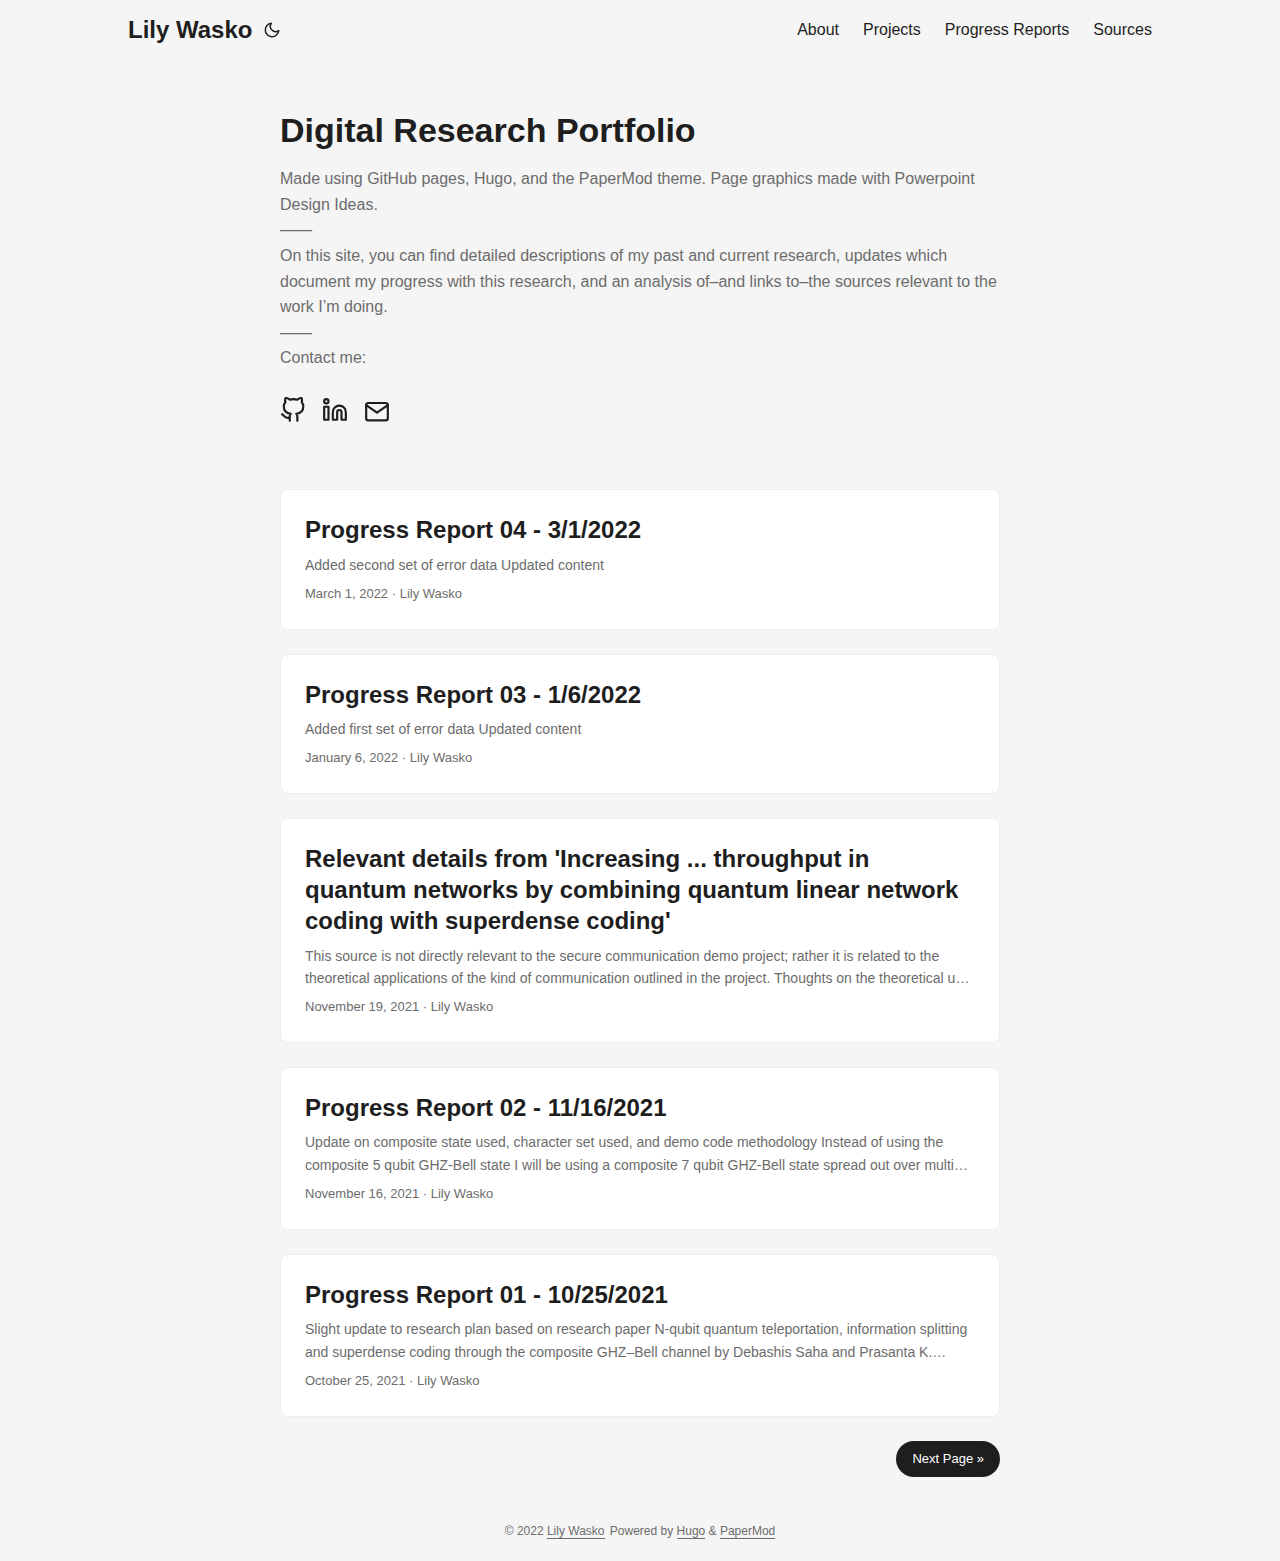
<file: index.html>
<!DOCTYPE html>
<html lang="en" dir="auto">

<head><meta charset="utf-8">
<meta http-equiv="X-UA-Compatible" content="IE=edge">
<meta name="viewport" content="width=device-width, initial-scale=1, shrink-to-fit=no">
<meta name="robots" content="index, follow">
<title>Lily Wasko</title>

<meta name="description" content="">
<meta name="author" content="Lily Wasko">
<link rel="canonical" href="https://8-bit-confusion.github.io/" />
<link crossorigin="anonymous" href="/assets/css/stylesheet.min.c88963fe2d79462000fd0fb1b3737783c32855d340583e4523343f8735c787f0.css" integrity="sha256-yIlj/i15RiAA/Q&#43;xs3N3g8MoVdNAWD5FIzQ/hzXHh/A=" rel="preload stylesheet" as="style">
<link rel="icon" href="https://8-bit-confusion.github.io/favicon.ico">
<link rel="icon" type="image/png" sizes="16x16" href="https://8-bit-confusion.github.io/favicon-16x16.png">
<link rel="icon" type="image/png" sizes="32x32" href="https://8-bit-confusion.github.io/favicon-32x32.png">
<link rel="apple-touch-icon" href="https://8-bit-confusion.github.io/apple-touch-icon.png">
<link rel="mask-icon" href="https://8-bit-confusion.github.io/safari-pinned-tab.svg">
<meta name="theme-color" content="#2e2e33">
<meta name="msapplication-TileColor" content="#2e2e33">
<meta name="generator" content="Hugo 0.88.1" />
<link rel="alternate" type="application/rss+xml" href="https://8-bit-confusion.github.io/index.xml">
<link rel="alternate" type="application/json" href="https://8-bit-confusion.github.io/index.json">
<noscript>
    <style>
        #theme-toggle,
        .top-link {
            display: none;
        }

    </style>
</noscript><meta property="og:title" content="Lily Wasko" />
<meta property="og:description" content="" />
<meta property="og:type" content="website" />
<meta property="og:url" content="https://8-bit-confusion.github.io/" />

<meta name="twitter:card" content="summary"/>
<meta name="twitter:title" content="Lily Wasko"/>
<meta name="twitter:description" content=""/>

<script type="application/ld+json">
{
  "@context": "https://schema.org",
  "@type": "Organization",
  "name": "Lily Wasko",
  "url": "https://8-bit-confusion.github.io",
  "description": "",
  "thumbnailUrl": "https://8-bit-confusion.github.io/favicon.ico",
  "sameAs": [
      "https://github.com/8-bit-confusion", "https://www.linkedin.com/in/lily-wasko", "mailto:lilywasko@gmail.com"
  ]
}
</script>
</head>

<body class="list" id="top">
<script>
    if (localStorage.getItem("pref-theme") === "dark") {
        document.body.classList.add('dark');
    }

</script>

<header class="header">
    <nav class="nav">
        <div class="logo">
            <a href="https://8-bit-confusion.github.io" accesskey="h" title="Lily Wasko (Alt + H)">Lily Wasko</a>
            <span class="logo-switches">
                <button id="theme-toggle" accesskey="t" title="(Alt + T)">
                    <svg id="moon" xmlns="http://www.w3.org/2000/svg" width="24" height="24" viewBox="0 0 24 24"
                        fill="none" stroke="currentColor" stroke-width="2" stroke-linecap="round"
                        stroke-linejoin="round">
                        <path d="M21 12.79A9 9 0 1 1 11.21 3 7 7 0 0 0 21 12.79z"></path>
                    </svg>
                    <svg id="sun" xmlns="http://www.w3.org/2000/svg" width="24" height="24" viewBox="0 0 24 24"
                        fill="none" stroke="currentColor" stroke-width="2" stroke-linecap="round"
                        stroke-linejoin="round">
                        <circle cx="12" cy="12" r="5"></circle>
                        <line x1="12" y1="1" x2="12" y2="3"></line>
                        <line x1="12" y1="21" x2="12" y2="23"></line>
                        <line x1="4.22" y1="4.22" x2="5.64" y2="5.64"></line>
                        <line x1="18.36" y1="18.36" x2="19.78" y2="19.78"></line>
                        <line x1="1" y1="12" x2="3" y2="12"></line>
                        <line x1="21" y1="12" x2="23" y2="12"></line>
                        <line x1="4.22" y1="19.78" x2="5.64" y2="18.36"></line>
                        <line x1="18.36" y1="5.64" x2="19.78" y2="4.22"></line>
                    </svg>
                </button>
            </span>
        </div>
        <ul id="menu">
            <li>
                <a href="https://8-bit-confusion.github.io/about/" title="About">
                    <span>About</span>
                </a>
            </li>
            <li>
                <a href="https://8-bit-confusion.github.io/en/projects/" title="Projects">
                    <span>Projects</span>
                </a>
            </li>
            <li>
                <a href="https://8-bit-confusion.github.io/progress-reports" title="Progress Reports">
                    <span>Progress Reports</span>
                </a>
            </li>
            <li>
                <a href="https://8-bit-confusion.github.io/sources/" title="Sources">
                    <span>Sources</span>
                </a>
            </li>
        </ul>
    </nav>
</header>
<main class="main"> 
<article class="first-entry home-info">
    <header class="entry-header">
        <h1>Digital Research Portfolio</h1>
    </header>
    <section class="entry-content">
        <p>Made using GitHub pages, Hugo, and the PaperMod theme. Page graphics made with Powerpoint Design Ideas. <br> &mdash;&mdash; <br> On this site, you can find detailed descriptions of my past and current research, updates which document my progress with this research, and an analysis of&ndash;and links to&ndash;the sources relevant to the work I&rsquo;m doing. <br> &mdash;&mdash; <br> Contact me:</p>
    </section>
    <footer class="entry-footer">
        <div class="social-icons">
    <a href="https://github.com/8-bit-confusion" target="_blank" rel="noopener noreferrer me" title="Github">
        <svg xmlns="http://www.w3.org/2000/svg" viewBox="0 0 24 24" fill="none" stroke="currentColor" stroke-width="2"
    stroke-linecap="round" stroke-linejoin="round">
    <path
        d="M9 19c-5 1.5-5-2.5-7-3m14 6v-3.87a3.37 3.37 0 0 0-.94-2.61c3.14-.35 6.44-1.54 6.44-7A5.44 5.44 0 0 0 20 4.77 5.07 5.07 0 0 0 19.91 1S18.73.65 16 2.48a13.38 13.38 0 0 0-7 0C6.27.65 5.09 1 5.09 1A5.07 5.07 0 0 0 5 4.77a5.44 5.44 0 0 0-1.5 3.78c0 5.42 3.3 6.61 6.44 7A3.37 3.37 0 0 0 9 18.13V22">
    </path>
</svg>
    </a>
    <a href="https://www.linkedin.com/in/lily-wasko" target="_blank" rel="noopener noreferrer me" title="Linkedin">
        <svg xmlns="http://www.w3.org/2000/svg" viewBox="0 0 24 24" fill="none" stroke="currentColor" stroke-width="2"
    stroke-linecap="round" stroke-linejoin="round">
    <path d="M16 8a6 6 0 0 1 6 6v7h-4v-7a2 2 0 0 0-2-2 2 2 0 0 0-2 2v7h-4v-7a6 6 0 0 1 6-6z"></path>
    <rect x="2" y="9" width="4" height="12"></rect>
    <circle cx="4" cy="4" r="2"></circle>
</svg>
    </a>
    <a href="mailto:lilywasko@gmail.com" target="_blank" rel="noopener noreferrer me" title="Email">
        <svg xmlns="http://www.w3.org/2000/svg" viewBox="0 0 24 21" fill="none" stroke="currentColor" stroke-width="2"
    stroke-linecap="round" stroke-linejoin="round">
    <path d="M4 4h16c1.1 0 2 .9 2 2v12c0 1.1-.9 2-2 2H4c-1.1 0-2-.9-2-2V6c0-1.1.9-2 2-2z"></path>
    <polyline points="22,6 12,13 2,6"></polyline>
</svg>
    </a>
</div>

    </footer>
</article>

<article class="post-entry"> 
  <header class="entry-header">
    <h2>Progress Report 04 - 3/1/2022
    </h2>
  </header>
  <section class="entry-content">
    <p>Added second set of error data
Updated content</p>
  </section>
  <footer class="entry-footer"><span title='2022-03-01 00:00:00 +0000 UTC'>March 1, 2022</span>&nbsp;·&nbsp;Lily Wasko</footer>
  <a class="entry-link" aria-label="post link to Progress Report 04 - 3/1/2022" href="https://8-bit-confusion.github.io/en/progress-reports/3-1-2022/"></a>
</article>

<article class="post-entry"> 
  <header class="entry-header">
    <h2>Progress Report 03 - 1/6/2022
    </h2>
  </header>
  <section class="entry-content">
    <p>Added first set of error data
Updated content</p>
  </section>
  <footer class="entry-footer"><span title='2022-01-06 00:00:00 +0000 UTC'>January 6, 2022</span>&nbsp;·&nbsp;Lily Wasko</footer>
  <a class="entry-link" aria-label="post link to Progress Report 03 - 1/6/2022" href="https://8-bit-confusion.github.io/en/progress-reports/1-6-2022/"></a>
</article>

<article class="post-entry"> 
  <header class="entry-header">
    <h2>Relevant details from &#39;Increasing ... throughput in quantum networks by combining quantum linear network coding with superdense coding&#39;
    </h2>
  </header>
  <section class="entry-content">
    <p>This source is not directly relevant to the secure communication demo project; rather it is related to the theoretical applications of the kind of communication outlined in the project.
Thoughts on the theoretical use of qubits in quantum communication networks based on research paper
Increasing the classical data throughput in quantum networks by combining quantum linear network coding with superdense coding
by Steven Herbert:
It is interesting to note the idea of having nodes A and B, each capable of generating entangled pairs, where B continually sends entangled pair halves to A and A continually sends those pairs, encoded, back to B....</p>
  </section>
  <footer class="entry-footer"><span title='2021-11-19 00:00:00 +0000 UTC'>November 19, 2021</span>&nbsp;·&nbsp;Lily Wasko</footer>
  <a class="entry-link" aria-label="post link to Relevant details from &#39;Increasing ... throughput in quantum networks by combining quantum linear network coding with superdense coding&#39;" href="https://8-bit-confusion.github.io/en/sources/s-herbert/"></a>
</article>

<article class="post-entry"> 
  <header class="entry-header">
    <h2>Progress Report 02 - 11/16/2021
    </h2>
  </header>
  <section class="entry-content">
    <p>Update on composite state used, character set used, and demo code methodology
Instead of using the composite 5 qubit GHZ-Bell state
I will be using a composite 7 qubit GHZ-Bell state
spread out over multiple circuit runs on the quantum computer.
Updated content
To do this, I will be using super dense coding of one GHZ state and two Bell state entangled groups. The GHZ state and the first Bell state will be entangled, encoded, passed through a series of identity gates, decoded, and measured, and then the second Bell state will go through the same procedure....</p>
  </section>
  <footer class="entry-footer"><span title='2021-11-16 00:00:00 +0000 UTC'>November 16, 2021</span>&nbsp;·&nbsp;Lily Wasko</footer>
  <a class="entry-link" aria-label="post link to Progress Report 02 - 11/16/2021" href="https://8-bit-confusion.github.io/en/progress-reports/11-16-2021/"></a>
</article>

<article class="post-entry"> 
  <header class="entry-header">
    <h2>Progress Report 01 - 10/25/2021
    </h2>
  </header>
  <section class="entry-content">
    <p>Slight update to research plan based on research paper
N-qubit quantum teleportation, information splitting and superdense coding through the composite GHZ–Bell channel
by Debashis Saha and Prasanta K. Panigrahi:
Since N&#43;1 qubits must be acted on in order to encode 2N &#43; 1 classical bits, the pure GHZ 5 state is useless for superdense coding, and is being abandoned for the secure communication demo in favor of the composite GHZ-Bell state outlined in the research above....</p>
  </section>
  <footer class="entry-footer"><span title='2021-10-25 00:00:00 +0000 UTC'>October 25, 2021</span>&nbsp;·&nbsp;Lily Wasko</footer>
  <a class="entry-link" aria-label="post link to Progress Report 01 - 10/25/2021" href="https://8-bit-confusion.github.io/en/progress-reports/10-25-2021/"></a>
</article>
<footer class="page-footer">
  <nav class="pagination">
    <a class="next" href="https://8-bit-confusion.github.io/page/2/">Next Page »</a>
  </nav>
</footer>
    </main>
    
<footer class="footer">
    <span>&copy; 2022 <a href="https://8-bit-confusion.github.io">Lily Wasko</a></span>
    <span>
        Powered by
        <a href="https://gohugo.io/" rel="noopener noreferrer" target="_blank">Hugo</a> &
        <a href="https://git.io/hugopapermod" rel="noopener" target="_blank">PaperMod</a>
    </span>
</footer>
<a href="#top" aria-label="go to top" title="Go to Top (Alt + G)" class="top-link" id="top-link" accesskey="g">
    <svg xmlns="http://www.w3.org/2000/svg" viewBox="0 0 12 6" fill="currentColor">
        <path d="M12 6H0l6-6z" />
    </svg>
</a>

<script>
    let menu = document.getElementById('menu')
    if (menu) {
        menu.scrollLeft = localStorage.getItem("menu-scroll-position");
        menu.onscroll = function () {
            localStorage.setItem("menu-scroll-position", menu.scrollLeft);
        }
    }

    document.querySelectorAll('a[href^="#"]').forEach(anchor => {
        anchor.addEventListener("click", function (e) {
            e.preventDefault();
            var id = this.getAttribute("href").substr(1);
            if (!window.matchMedia('(prefers-reduced-motion: reduce)').matches) {
                document.querySelector(`[id='${decodeURIComponent(id)}']`).scrollIntoView({
                    behavior: "smooth"
                });
            } else {
                document.querySelector(`[id='${decodeURIComponent(id)}']`).scrollIntoView();
            }
            if (id === "top") {
                history.replaceState(null, null, " ");
            } else {
                history.pushState(null, null, `#${id}`);
            }
        });
    });

</script>
<script>
    var mybutton = document.getElementById("top-link");
    window.onscroll = function () {
        if (document.body.scrollTop > 800 || document.documentElement.scrollTop > 800) {
            mybutton.style.visibility = "visible";
            mybutton.style.opacity = "1";
        } else {
            mybutton.style.visibility = "hidden";
            mybutton.style.opacity = "0";
        }
    };

</script>
<script>
    document.getElementById("theme-toggle").addEventListener("click", () => {
        if (document.body.className.includes("dark")) {
            document.body.classList.remove('dark');
            localStorage.setItem("pref-theme", 'light');
        } else {
            document.body.classList.add('dark');
            localStorage.setItem("pref-theme", 'dark');
        }
    })

</script>
</body>

</html>
</file>
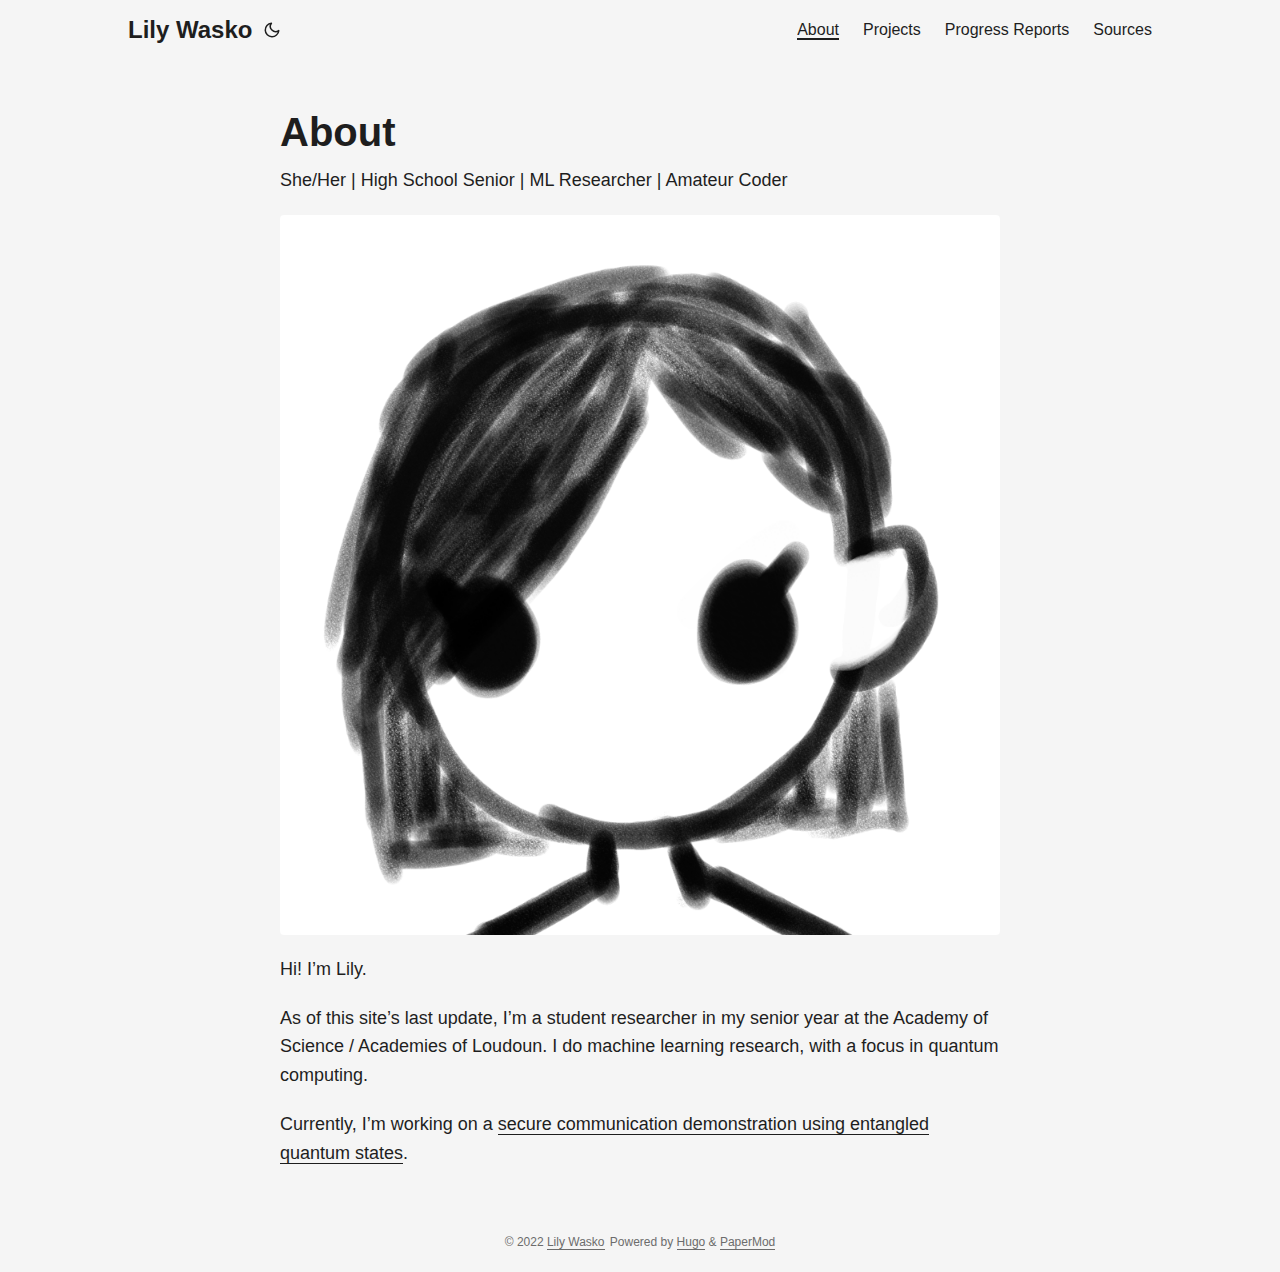
<file: about/index.html>
<!DOCTYPE html>
<html lang="en" dir="auto">

<head><meta charset="utf-8">
<meta http-equiv="X-UA-Compatible" content="IE=edge">
<meta name="viewport" content="width=device-width, initial-scale=1, shrink-to-fit=no">
<meta name="robots" content="index, follow">
<title>About | Lily Wasko</title>
<meta name="keywords" content="" />
<meta name="description" content="She/Her | High School Senior | ML Researcher | Amateur Coder">
<meta name="author" content="Lily Wasko">
<link rel="canonical" href="https://8-bit-confusion.github.io/about/" />
<link crossorigin="anonymous" href="/assets/css/stylesheet.min.c88963fe2d79462000fd0fb1b3737783c32855d340583e4523343f8735c787f0.css" integrity="sha256-yIlj/i15RiAA/Q&#43;xs3N3g8MoVdNAWD5FIzQ/hzXHh/A=" rel="preload stylesheet" as="style">
<link rel="icon" href="https://8-bit-confusion.github.io/favicon.ico">
<link rel="icon" type="image/png" sizes="16x16" href="https://8-bit-confusion.github.io/favicon-16x16.png">
<link rel="icon" type="image/png" sizes="32x32" href="https://8-bit-confusion.github.io/favicon-32x32.png">
<link rel="apple-touch-icon" href="https://8-bit-confusion.github.io/apple-touch-icon.png">
<link rel="mask-icon" href="https://8-bit-confusion.github.io/safari-pinned-tab.svg">
<meta name="theme-color" content="#2e2e33">
<meta name="msapplication-TileColor" content="#2e2e33">
<meta name="generator" content="Hugo 0.88.1" />
<link rel="alternate" type="application/rss+xml" href="https://8-bit-confusion.github.io/about/index.xml">
<noscript>
    <style>
        #theme-toggle,
        .top-link {
            display: none;
        }

    </style>
</noscript><meta property="og:title" content="About" />
<meta property="og:description" content="She/Her | High School Senior | ML Researcher | Amateur Coder" />
<meta property="og:type" content="website" />
<meta property="og:url" content="https://8-bit-confusion.github.io/about/" />

<meta name="twitter:card" content="summary"/>
<meta name="twitter:title" content="About"/>
<meta name="twitter:description" content="She/Her | High School Senior | ML Researcher | Amateur Coder"/>


<script type="application/ld+json">
{
  "@context": "https://schema.org",
  "@type": "BreadcrumbList",
  "itemListElement": [, 
    {
      "@type": "ListItem",
      "position":  2 ,
      "name": "Ens",
      "item": "https://8-bit-confusion.github.io/en/"
    }, 
    {
      "@type": "ListItem",
      "position":  3 ,
      "name": "About",
      "item": "https://8-bit-confusion.github.io/about/"
    }
  ]
}
</script>
</head>

<body class="list" id="top">
<script>
    if (localStorage.getItem("pref-theme") === "dark") {
        document.body.classList.add('dark');
    }

</script>

<header class="header">
    <nav class="nav">
        <div class="logo">
            <a href="https://8-bit-confusion.github.io" accesskey="h" title="Lily Wasko (Alt + H)">Lily Wasko</a>
            <span class="logo-switches">
                <button id="theme-toggle" accesskey="t" title="(Alt + T)">
                    <svg id="moon" xmlns="http://www.w3.org/2000/svg" width="24" height="24" viewBox="0 0 24 24"
                        fill="none" stroke="currentColor" stroke-width="2" stroke-linecap="round"
                        stroke-linejoin="round">
                        <path d="M21 12.79A9 9 0 1 1 11.21 3 7 7 0 0 0 21 12.79z"></path>
                    </svg>
                    <svg id="sun" xmlns="http://www.w3.org/2000/svg" width="24" height="24" viewBox="0 0 24 24"
                        fill="none" stroke="currentColor" stroke-width="2" stroke-linecap="round"
                        stroke-linejoin="round">
                        <circle cx="12" cy="12" r="5"></circle>
                        <line x1="12" y1="1" x2="12" y2="3"></line>
                        <line x1="12" y1="21" x2="12" y2="23"></line>
                        <line x1="4.22" y1="4.22" x2="5.64" y2="5.64"></line>
                        <line x1="18.36" y1="18.36" x2="19.78" y2="19.78"></line>
                        <line x1="1" y1="12" x2="3" y2="12"></line>
                        <line x1="21" y1="12" x2="23" y2="12"></line>
                        <line x1="4.22" y1="19.78" x2="5.64" y2="18.36"></line>
                        <line x1="18.36" y1="5.64" x2="19.78" y2="4.22"></line>
                    </svg>
                </button>
            </span>
        </div>
        <ul id="menu">
            <li>
                <a href="https://8-bit-confusion.github.io/about/" title="About">
                    <span class="active">About</span>
                </a>
            </li>
            <li>
                <a href="https://8-bit-confusion.github.io/en/projects/" title="Projects">
                    <span>Projects</span>
                </a>
            </li>
            <li>
                <a href="https://8-bit-confusion.github.io/progress-reports" title="Progress Reports">
                    <span>Progress Reports</span>
                </a>
            </li>
            <li>
                <a href="https://8-bit-confusion.github.io/sources/" title="Sources">
                    <span>Sources</span>
                </a>
            </li>
        </ul>
    </nav>
</header>
<main class="main"> 
<header class="page-header">
  <h1>About</h1>
  <div class="post-description">
    She/Her | High School Senior | ML Researcher | Amateur Coder
  </div>
</header>
<div class="post-content"><p><img loading="lazy" src="/images/newpfp-oct-2021%282%29.png" alt="it&amp;rsquo;s me!"  />
</p>
<p>Hi! I&rsquo;m Lily.</p>
<p>As of this site&rsquo;s last update, I&rsquo;m a student researcher in my senior year at the Academy of Science / Academies of Loudoun. I do machine learning research, with a focus in quantum computing.</p>
<p>Currently, I&rsquo;m working on a <a href="/en/projects/qsdc-comm">secure communication demonstration using entangled quantum states</a>.</p>


</div>
    </main>
    
<footer class="footer">
    <span>&copy; 2022 <a href="https://8-bit-confusion.github.io">Lily Wasko</a></span>
    <span>
        Powered by
        <a href="https://gohugo.io/" rel="noopener noreferrer" target="_blank">Hugo</a> &
        <a href="https://git.io/hugopapermod" rel="noopener" target="_blank">PaperMod</a>
    </span>
</footer>
<a href="#top" aria-label="go to top" title="Go to Top (Alt + G)" class="top-link" id="top-link" accesskey="g">
    <svg xmlns="http://www.w3.org/2000/svg" viewBox="0 0 12 6" fill="currentColor">
        <path d="M12 6H0l6-6z" />
    </svg>
</a>

<script>
    let menu = document.getElementById('menu')
    if (menu) {
        menu.scrollLeft = localStorage.getItem("menu-scroll-position");
        menu.onscroll = function () {
            localStorage.setItem("menu-scroll-position", menu.scrollLeft);
        }
    }

    document.querySelectorAll('a[href^="#"]').forEach(anchor => {
        anchor.addEventListener("click", function (e) {
            e.preventDefault();
            var id = this.getAttribute("href").substr(1);
            if (!window.matchMedia('(prefers-reduced-motion: reduce)').matches) {
                document.querySelector(`[id='${decodeURIComponent(id)}']`).scrollIntoView({
                    behavior: "smooth"
                });
            } else {
                document.querySelector(`[id='${decodeURIComponent(id)}']`).scrollIntoView();
            }
            if (id === "top") {
                history.replaceState(null, null, " ");
            } else {
                history.pushState(null, null, `#${id}`);
            }
        });
    });

</script>
<script>
    var mybutton = document.getElementById("top-link");
    window.onscroll = function () {
        if (document.body.scrollTop > 800 || document.documentElement.scrollTop > 800) {
            mybutton.style.visibility = "visible";
            mybutton.style.opacity = "1";
        } else {
            mybutton.style.visibility = "hidden";
            mybutton.style.opacity = "0";
        }
    };

</script>
<script>
    document.getElementById("theme-toggle").addEventListener("click", () => {
        if (document.body.className.includes("dark")) {
            document.body.classList.remove('dark');
            localStorage.setItem("pref-theme", 'light');
        } else {
            document.body.classList.add('dark');
            localStorage.setItem("pref-theme", 'dark');
        }
    })

</script>
</body>

</html>
</file>
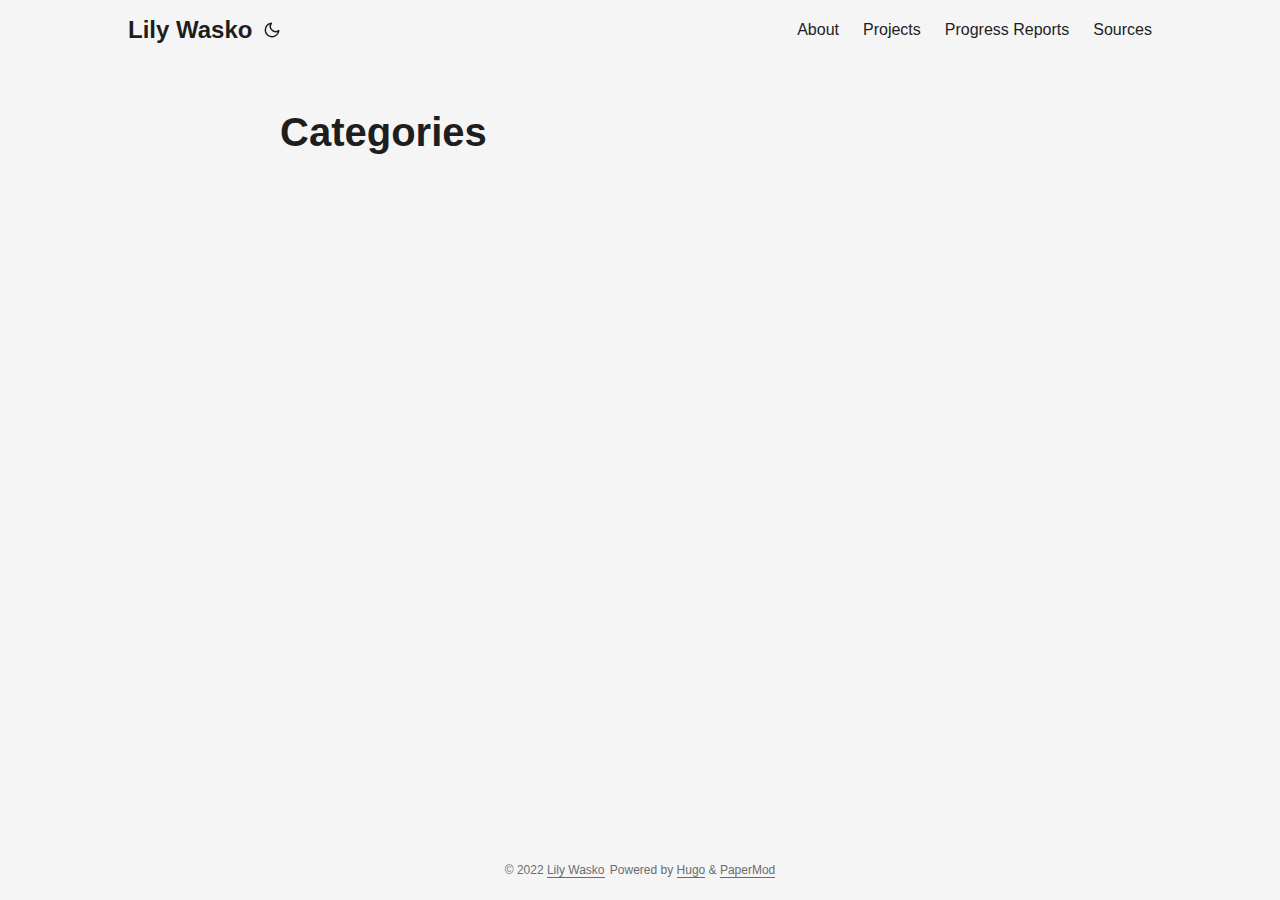
<file: categories/index.html>
<!DOCTYPE html>
<html lang="en" dir="auto">

<head><meta charset="utf-8">
<meta http-equiv="X-UA-Compatible" content="IE=edge">
<meta name="viewport" content="width=device-width, initial-scale=1, shrink-to-fit=no">
<meta name="robots" content="index, follow">
<title>Categories | Lily Wasko</title>
<meta name="keywords" content="" />
<meta name="description" content="">
<meta name="author" content="Lily Wasko">
<link rel="canonical" href="https://8-bit-confusion.github.io/categories/" />
<link crossorigin="anonymous" href="/assets/css/stylesheet.min.c88963fe2d79462000fd0fb1b3737783c32855d340583e4523343f8735c787f0.css" integrity="sha256-yIlj/i15RiAA/Q&#43;xs3N3g8MoVdNAWD5FIzQ/hzXHh/A=" rel="preload stylesheet" as="style">
<link rel="icon" href="https://8-bit-confusion.github.io/favicon.ico">
<link rel="icon" type="image/png" sizes="16x16" href="https://8-bit-confusion.github.io/favicon-16x16.png">
<link rel="icon" type="image/png" sizes="32x32" href="https://8-bit-confusion.github.io/favicon-32x32.png">
<link rel="apple-touch-icon" href="https://8-bit-confusion.github.io/apple-touch-icon.png">
<link rel="mask-icon" href="https://8-bit-confusion.github.io/safari-pinned-tab.svg">
<meta name="theme-color" content="#2e2e33">
<meta name="msapplication-TileColor" content="#2e2e33">
<meta name="generator" content="Hugo 0.88.1" />
<link rel="alternate" type="application/rss+xml" href="https://8-bit-confusion.github.io/categories/index.xml">
<noscript>
    <style>
        #theme-toggle,
        .top-link {
            display: none;
        }

    </style>
</noscript><meta property="og:title" content="Categories" />
<meta property="og:description" content="" />
<meta property="og:type" content="website" />
<meta property="og:url" content="https://8-bit-confusion.github.io/categories/" />

<meta name="twitter:card" content="summary"/>
<meta name="twitter:title" content="Categories"/>
<meta name="twitter:description" content=""/>

</head>

<body class="list" id="top">
<script>
    if (localStorage.getItem("pref-theme") === "dark") {
        document.body.classList.add('dark');
    }

</script>

<header class="header">
    <nav class="nav">
        <div class="logo">
            <a href="https://8-bit-confusion.github.io" accesskey="h" title="Lily Wasko (Alt + H)">Lily Wasko</a>
            <span class="logo-switches">
                <button id="theme-toggle" accesskey="t" title="(Alt + T)">
                    <svg id="moon" xmlns="http://www.w3.org/2000/svg" width="24" height="24" viewBox="0 0 24 24"
                        fill="none" stroke="currentColor" stroke-width="2" stroke-linecap="round"
                        stroke-linejoin="round">
                        <path d="M21 12.79A9 9 0 1 1 11.21 3 7 7 0 0 0 21 12.79z"></path>
                    </svg>
                    <svg id="sun" xmlns="http://www.w3.org/2000/svg" width="24" height="24" viewBox="0 0 24 24"
                        fill="none" stroke="currentColor" stroke-width="2" stroke-linecap="round"
                        stroke-linejoin="round">
                        <circle cx="12" cy="12" r="5"></circle>
                        <line x1="12" y1="1" x2="12" y2="3"></line>
                        <line x1="12" y1="21" x2="12" y2="23"></line>
                        <line x1="4.22" y1="4.22" x2="5.64" y2="5.64"></line>
                        <line x1="18.36" y1="18.36" x2="19.78" y2="19.78"></line>
                        <line x1="1" y1="12" x2="3" y2="12"></line>
                        <line x1="21" y1="12" x2="23" y2="12"></line>
                        <line x1="4.22" y1="19.78" x2="5.64" y2="18.36"></line>
                        <line x1="18.36" y1="5.64" x2="19.78" y2="4.22"></line>
                    </svg>
                </button>
            </span>
        </div>
        <ul id="menu">
            <li>
                <a href="https://8-bit-confusion.github.io/about/" title="About">
                    <span>About</span>
                </a>
            </li>
            <li>
                <a href="https://8-bit-confusion.github.io/en/projects/" title="Projects">
                    <span>Projects</span>
                </a>
            </li>
            <li>
                <a href="https://8-bit-confusion.github.io/progress-reports" title="Progress Reports">
                    <span>Progress Reports</span>
                </a>
            </li>
            <li>
                <a href="https://8-bit-confusion.github.io/sources/" title="Sources">
                    <span>Sources</span>
                </a>
            </li>
        </ul>
    </nav>
</header>
<main class="main">
<header class="page-header">
    <h1>Categories</h1>
</header>

<ul class="terms-tags">
</ul>
    </main>
    
<footer class="footer">
    <span>&copy; 2022 <a href="https://8-bit-confusion.github.io">Lily Wasko</a></span>
    <span>
        Powered by
        <a href="https://gohugo.io/" rel="noopener noreferrer" target="_blank">Hugo</a> &
        <a href="https://git.io/hugopapermod" rel="noopener" target="_blank">PaperMod</a>
    </span>
</footer>
<a href="#top" aria-label="go to top" title="Go to Top (Alt + G)" class="top-link" id="top-link" accesskey="g">
    <svg xmlns="http://www.w3.org/2000/svg" viewBox="0 0 12 6" fill="currentColor">
        <path d="M12 6H0l6-6z" />
    </svg>
</a>

<script>
    let menu = document.getElementById('menu')
    if (menu) {
        menu.scrollLeft = localStorage.getItem("menu-scroll-position");
        menu.onscroll = function () {
            localStorage.setItem("menu-scroll-position", menu.scrollLeft);
        }
    }

    document.querySelectorAll('a[href^="#"]').forEach(anchor => {
        anchor.addEventListener("click", function (e) {
            e.preventDefault();
            var id = this.getAttribute("href").substr(1);
            if (!window.matchMedia('(prefers-reduced-motion: reduce)').matches) {
                document.querySelector(`[id='${decodeURIComponent(id)}']`).scrollIntoView({
                    behavior: "smooth"
                });
            } else {
                document.querySelector(`[id='${decodeURIComponent(id)}']`).scrollIntoView();
            }
            if (id === "top") {
                history.replaceState(null, null, " ");
            } else {
                history.pushState(null, null, `#${id}`);
            }
        });
    });

</script>
<script>
    var mybutton = document.getElementById("top-link");
    window.onscroll = function () {
        if (document.body.scrollTop > 800 || document.documentElement.scrollTop > 800) {
            mybutton.style.visibility = "visible";
            mybutton.style.opacity = "1";
        } else {
            mybutton.style.visibility = "hidden";
            mybutton.style.opacity = "0";
        }
    };

</script>
<script>
    document.getElementById("theme-toggle").addEventListener("click", () => {
        if (document.body.className.includes("dark")) {
            document.body.classList.remove('dark');
            localStorage.setItem("pref-theme", 'light');
        } else {
            document.body.classList.add('dark');
            localStorage.setItem("pref-theme", 'dark');
        }
    })

</script>
</body>

</html>
</file>
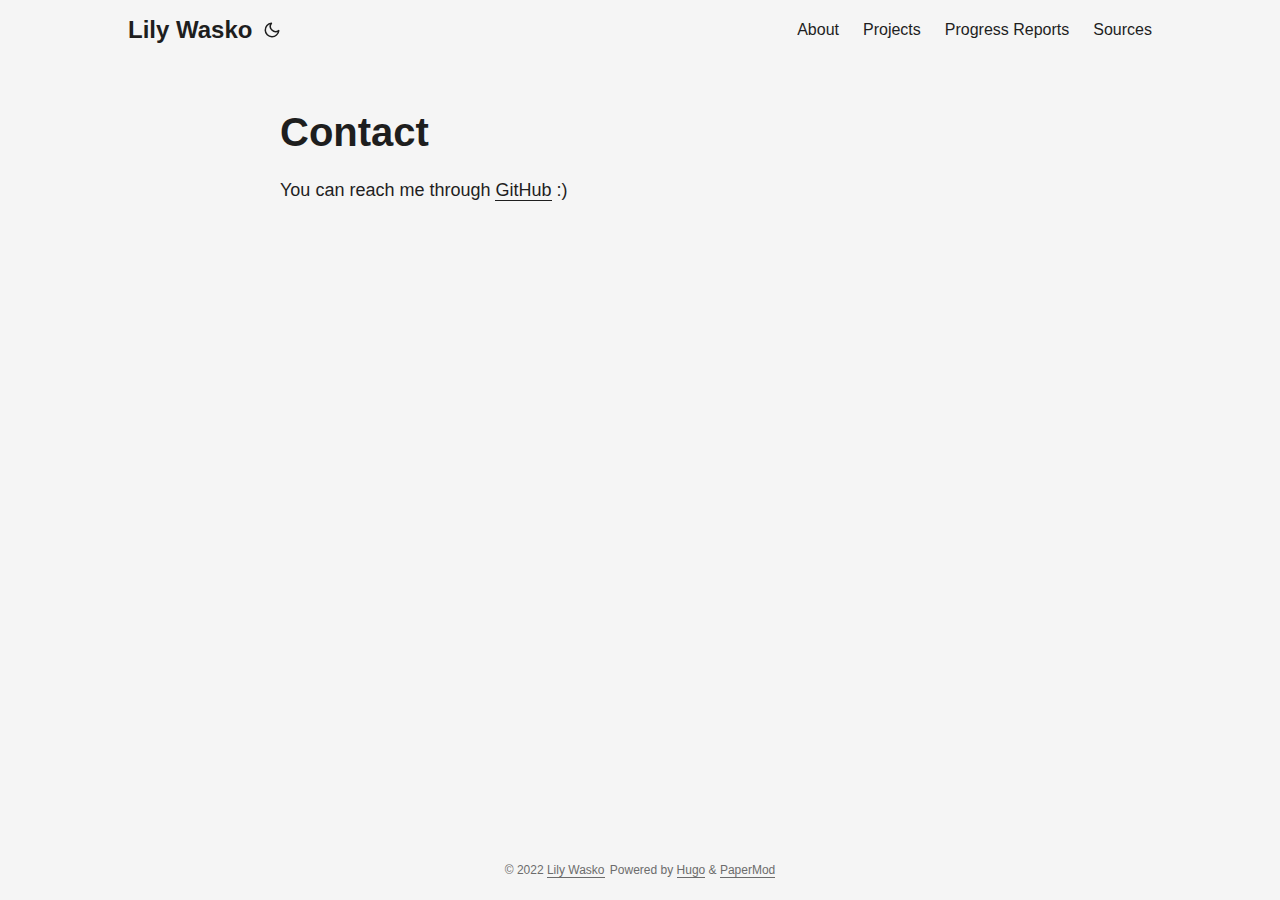
<file: contact/index.html>
<!DOCTYPE html>
<html lang="en" dir="auto">

<head><meta charset="utf-8">
<meta http-equiv="X-UA-Compatible" content="IE=edge">
<meta name="viewport" content="width=device-width, initial-scale=1, shrink-to-fit=no">
<meta name="robots" content="index, follow">
<title>Contact | Lily Wasko</title>
<meta name="keywords" content="" />
<meta name="description" content="You can reach me through GitHub :)">
<meta name="author" content="Lily Wasko">
<link rel="canonical" href="https://8-bit-confusion.github.io/contact/" />
<link crossorigin="anonymous" href="/assets/css/stylesheet.min.c88963fe2d79462000fd0fb1b3737783c32855d340583e4523343f8735c787f0.css" integrity="sha256-yIlj/i15RiAA/Q&#43;xs3N3g8MoVdNAWD5FIzQ/hzXHh/A=" rel="preload stylesheet" as="style">
<link rel="icon" href="https://8-bit-confusion.github.io/favicon.ico">
<link rel="icon" type="image/png" sizes="16x16" href="https://8-bit-confusion.github.io/favicon-16x16.png">
<link rel="icon" type="image/png" sizes="32x32" href="https://8-bit-confusion.github.io/favicon-32x32.png">
<link rel="apple-touch-icon" href="https://8-bit-confusion.github.io/apple-touch-icon.png">
<link rel="mask-icon" href="https://8-bit-confusion.github.io/safari-pinned-tab.svg">
<meta name="theme-color" content="#2e2e33">
<meta name="msapplication-TileColor" content="#2e2e33">
<meta name="generator" content="Hugo 0.88.1" />
<link rel="alternate" type="application/rss+xml" href="https://8-bit-confusion.github.io/contact/index.xml">
<noscript>
    <style>
        #theme-toggle,
        .top-link {
            display: none;
        }

    </style>
</noscript><meta property="og:title" content="Contact" />
<meta property="og:description" content="" />
<meta property="og:type" content="website" />
<meta property="og:url" content="https://8-bit-confusion.github.io/contact/" />

<meta name="twitter:card" content="summary"/>
<meta name="twitter:title" content="Contact"/>
<meta name="twitter:description" content=""/>


<script type="application/ld+json">
{
  "@context": "https://schema.org",
  "@type": "BreadcrumbList",
  "itemListElement": [, 
    {
      "@type": "ListItem",
      "position":  2 ,
      "name": "Ens",
      "item": "https://8-bit-confusion.github.io/en/"
    }, 
    {
      "@type": "ListItem",
      "position":  3 ,
      "name": "Contact",
      "item": "https://8-bit-confusion.github.io/contact/"
    }
  ]
}
</script>
</head>

<body class="list" id="top">
<script>
    if (localStorage.getItem("pref-theme") === "dark") {
        document.body.classList.add('dark');
    }

</script>

<header class="header">
    <nav class="nav">
        <div class="logo">
            <a href="https://8-bit-confusion.github.io" accesskey="h" title="Lily Wasko (Alt + H)">Lily Wasko</a>
            <span class="logo-switches">
                <button id="theme-toggle" accesskey="t" title="(Alt + T)">
                    <svg id="moon" xmlns="http://www.w3.org/2000/svg" width="24" height="24" viewBox="0 0 24 24"
                        fill="none" stroke="currentColor" stroke-width="2" stroke-linecap="round"
                        stroke-linejoin="round">
                        <path d="M21 12.79A9 9 0 1 1 11.21 3 7 7 0 0 0 21 12.79z"></path>
                    </svg>
                    <svg id="sun" xmlns="http://www.w3.org/2000/svg" width="24" height="24" viewBox="0 0 24 24"
                        fill="none" stroke="currentColor" stroke-width="2" stroke-linecap="round"
                        stroke-linejoin="round">
                        <circle cx="12" cy="12" r="5"></circle>
                        <line x1="12" y1="1" x2="12" y2="3"></line>
                        <line x1="12" y1="21" x2="12" y2="23"></line>
                        <line x1="4.22" y1="4.22" x2="5.64" y2="5.64"></line>
                        <line x1="18.36" y1="18.36" x2="19.78" y2="19.78"></line>
                        <line x1="1" y1="12" x2="3" y2="12"></line>
                        <line x1="21" y1="12" x2="23" y2="12"></line>
                        <line x1="4.22" y1="19.78" x2="5.64" y2="18.36"></line>
                        <line x1="18.36" y1="5.64" x2="19.78" y2="4.22"></line>
                    </svg>
                </button>
            </span>
        </div>
        <ul id="menu">
            <li>
                <a href="https://8-bit-confusion.github.io/about/" title="About">
                    <span>About</span>
                </a>
            </li>
            <li>
                <a href="https://8-bit-confusion.github.io/en/projects/" title="Projects">
                    <span>Projects</span>
                </a>
            </li>
            <li>
                <a href="https://8-bit-confusion.github.io/progress-reports" title="Progress Reports">
                    <span>Progress Reports</span>
                </a>
            </li>
            <li>
                <a href="https://8-bit-confusion.github.io/sources/" title="Sources">
                    <span>Sources</span>
                </a>
            </li>
        </ul>
    </nav>
</header>
<main class="main"> 
<header class="page-header">
  <h1>Contact</h1>
</header>
<div class="post-content"><p>You can reach me through <a href="https://github.com/8-bit-confusion">GitHub</a> :)</p>


</div>
    </main>
    
<footer class="footer">
    <span>&copy; 2022 <a href="https://8-bit-confusion.github.io">Lily Wasko</a></span>
    <span>
        Powered by
        <a href="https://gohugo.io/" rel="noopener noreferrer" target="_blank">Hugo</a> &
        <a href="https://git.io/hugopapermod" rel="noopener" target="_blank">PaperMod</a>
    </span>
</footer>
<a href="#top" aria-label="go to top" title="Go to Top (Alt + G)" class="top-link" id="top-link" accesskey="g">
    <svg xmlns="http://www.w3.org/2000/svg" viewBox="0 0 12 6" fill="currentColor">
        <path d="M12 6H0l6-6z" />
    </svg>
</a>

<script>
    let menu = document.getElementById('menu')
    if (menu) {
        menu.scrollLeft = localStorage.getItem("menu-scroll-position");
        menu.onscroll = function () {
            localStorage.setItem("menu-scroll-position", menu.scrollLeft);
        }
    }

    document.querySelectorAll('a[href^="#"]').forEach(anchor => {
        anchor.addEventListener("click", function (e) {
            e.preventDefault();
            var id = this.getAttribute("href").substr(1);
            if (!window.matchMedia('(prefers-reduced-motion: reduce)').matches) {
                document.querySelector(`[id='${decodeURIComponent(id)}']`).scrollIntoView({
                    behavior: "smooth"
                });
            } else {
                document.querySelector(`[id='${decodeURIComponent(id)}']`).scrollIntoView();
            }
            if (id === "top") {
                history.replaceState(null, null, " ");
            } else {
                history.pushState(null, null, `#${id}`);
            }
        });
    });

</script>
<script>
    var mybutton = document.getElementById("top-link");
    window.onscroll = function () {
        if (document.body.scrollTop > 800 || document.documentElement.scrollTop > 800) {
            mybutton.style.visibility = "visible";
            mybutton.style.opacity = "1";
        } else {
            mybutton.style.visibility = "hidden";
            mybutton.style.opacity = "0";
        }
    };

</script>
<script>
    document.getElementById("theme-toggle").addEventListener("click", () => {
        if (document.body.className.includes("dark")) {
            document.body.classList.remove('dark');
            localStorage.setItem("pref-theme", 'light');
        } else {
            document.body.classList.add('dark');
            localStorage.setItem("pref-theme", 'dark');
        }
    })

</script>
</body>

</html>
</file>
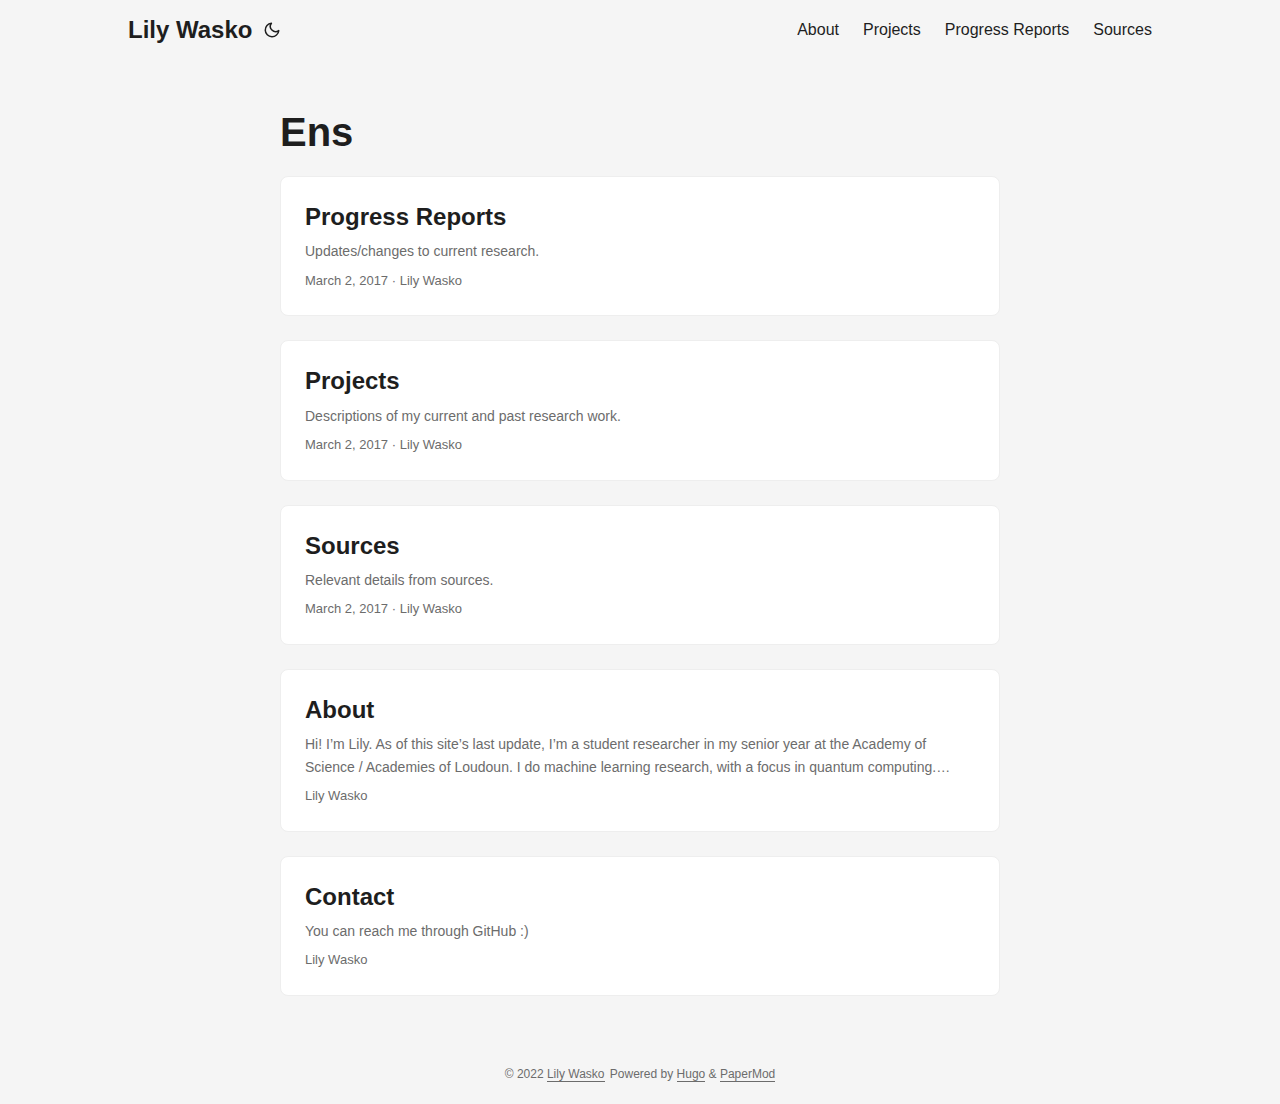
<file: en/index.html>
<!DOCTYPE html>
<html lang="en" dir="auto">

<head><meta charset="utf-8">
<meta http-equiv="X-UA-Compatible" content="IE=edge">
<meta name="viewport" content="width=device-width, initial-scale=1, shrink-to-fit=no">
<meta name="robots" content="index, follow">
<title>Ens | Lily Wasko</title>
<meta name="keywords" content="" />
<meta name="description" content="Ens - Lily Wasko">
<meta name="author" content="Lily Wasko">
<link rel="canonical" href="https://8-bit-confusion.github.io/en/" />
<link crossorigin="anonymous" href="/assets/css/stylesheet.min.c88963fe2d79462000fd0fb1b3737783c32855d340583e4523343f8735c787f0.css" integrity="sha256-yIlj/i15RiAA/Q&#43;xs3N3g8MoVdNAWD5FIzQ/hzXHh/A=" rel="preload stylesheet" as="style">
<link rel="icon" href="https://8-bit-confusion.github.io/favicon.ico">
<link rel="icon" type="image/png" sizes="16x16" href="https://8-bit-confusion.github.io/favicon-16x16.png">
<link rel="icon" type="image/png" sizes="32x32" href="https://8-bit-confusion.github.io/favicon-32x32.png">
<link rel="apple-touch-icon" href="https://8-bit-confusion.github.io/apple-touch-icon.png">
<link rel="mask-icon" href="https://8-bit-confusion.github.io/safari-pinned-tab.svg">
<meta name="theme-color" content="#2e2e33">
<meta name="msapplication-TileColor" content="#2e2e33">
<meta name="generator" content="Hugo 0.88.1" />
<link rel="alternate" type="application/rss+xml" href="https://8-bit-confusion.github.io/en/index.xml">
<noscript>
    <style>
        #theme-toggle,
        .top-link {
            display: none;
        }

    </style>
</noscript><meta property="og:title" content="Ens" />
<meta property="og:description" content="" />
<meta property="og:type" content="website" />
<meta property="og:url" content="https://8-bit-confusion.github.io/en/" />

<meta name="twitter:card" content="summary"/>
<meta name="twitter:title" content="Ens"/>
<meta name="twitter:description" content=""/>


<script type="application/ld+json">
{
  "@context": "https://schema.org",
  "@type": "BreadcrumbList",
  "itemListElement": [, 
    {
      "@type": "ListItem",
      "position":  2 ,
      "name": "Ens",
      "item": "https://8-bit-confusion.github.io/en/"
    }
  ]
}
</script>
</head>

<body class="list" id="top">
<script>
    if (localStorage.getItem("pref-theme") === "dark") {
        document.body.classList.add('dark');
    }

</script>

<header class="header">
    <nav class="nav">
        <div class="logo">
            <a href="https://8-bit-confusion.github.io" accesskey="h" title="Lily Wasko (Alt + H)">Lily Wasko</a>
            <span class="logo-switches">
                <button id="theme-toggle" accesskey="t" title="(Alt + T)">
                    <svg id="moon" xmlns="http://www.w3.org/2000/svg" width="24" height="24" viewBox="0 0 24 24"
                        fill="none" stroke="currentColor" stroke-width="2" stroke-linecap="round"
                        stroke-linejoin="round">
                        <path d="M21 12.79A9 9 0 1 1 11.21 3 7 7 0 0 0 21 12.79z"></path>
                    </svg>
                    <svg id="sun" xmlns="http://www.w3.org/2000/svg" width="24" height="24" viewBox="0 0 24 24"
                        fill="none" stroke="currentColor" stroke-width="2" stroke-linecap="round"
                        stroke-linejoin="round">
                        <circle cx="12" cy="12" r="5"></circle>
                        <line x1="12" y1="1" x2="12" y2="3"></line>
                        <line x1="12" y1="21" x2="12" y2="23"></line>
                        <line x1="4.22" y1="4.22" x2="5.64" y2="5.64"></line>
                        <line x1="18.36" y1="18.36" x2="19.78" y2="19.78"></line>
                        <line x1="1" y1="12" x2="3" y2="12"></line>
                        <line x1="21" y1="12" x2="23" y2="12"></line>
                        <line x1="4.22" y1="19.78" x2="5.64" y2="18.36"></line>
                        <line x1="18.36" y1="5.64" x2="19.78" y2="4.22"></line>
                    </svg>
                </button>
            </span>
        </div>
        <ul id="menu">
            <li>
                <a href="https://8-bit-confusion.github.io/about/" title="About">
                    <span>About</span>
                </a>
            </li>
            <li>
                <a href="https://8-bit-confusion.github.io/en/projects/" title="Projects">
                    <span>Projects</span>
                </a>
            </li>
            <li>
                <a href="https://8-bit-confusion.github.io/progress-reports" title="Progress Reports">
                    <span>Progress Reports</span>
                </a>
            </li>
            <li>
                <a href="https://8-bit-confusion.github.io/sources/" title="Sources">
                    <span>Sources</span>
                </a>
            </li>
        </ul>
    </nav>
</header>
<main class="main"> 
<header class="page-header">
  <h1>Ens</h1>
</header>

<article class="post-entry"> 
  <header class="entry-header">
    <h2>Progress Reports
    </h2>
  </header>
  <section class="entry-content">
    <p>Updates/changes to current research.</p>
  </section>
  <footer class="entry-footer"><span title='2017-03-02 12:00:00 -0500 EST'>March 2, 2017</span>&nbsp;·&nbsp;Lily Wasko</footer>
  <a class="entry-link" aria-label="post link to Progress Reports" href="https://8-bit-confusion.github.io/progress-reports/"></a>
</article>

<article class="post-entry"> 
  <header class="entry-header">
    <h2>Projects
    </h2>
  </header>
  <section class="entry-content">
    <p>Descriptions of my current and past research work.</p>
  </section>
  <footer class="entry-footer"><span title='2017-03-02 12:00:00 -0500 EST'>March 2, 2017</span>&nbsp;·&nbsp;Lily Wasko</footer>
  <a class="entry-link" aria-label="post link to Projects" href="https://8-bit-confusion.github.io/en/projects/"></a>
</article>

<article class="post-entry"> 
  <header class="entry-header">
    <h2>Sources
    </h2>
  </header>
  <section class="entry-content">
    <p>Relevant details from sources.</p>
  </section>
  <footer class="entry-footer"><span title='2017-03-02 12:00:00 -0500 EST'>March 2, 2017</span>&nbsp;·&nbsp;Lily Wasko</footer>
  <a class="entry-link" aria-label="post link to Sources" href="https://8-bit-confusion.github.io/sources/"></a>
</article>

<article class="post-entry"> 
  <header class="entry-header">
    <h2>About
    </h2>
  </header>
  <section class="entry-content">
    <p>Hi! I’m Lily.
As of this site’s last update, I’m a student researcher in my senior year at the Academy of Science / Academies of Loudoun. I do machine learning research, with a focus in quantum computing.
Currently, I’m working on a secure communication demonstration using entangled quantum states.</p>
  </section>
  <footer class="entry-footer">Lily Wasko</footer>
  <a class="entry-link" aria-label="post link to About" href="https://8-bit-confusion.github.io/about/"></a>
</article>

<article class="post-entry"> 
  <header class="entry-header">
    <h2>Contact
    </h2>
  </header>
  <section class="entry-content">
    <p>You can reach me through GitHub :)</p>
  </section>
  <footer class="entry-footer">Lily Wasko</footer>
  <a class="entry-link" aria-label="post link to Contact" href="https://8-bit-confusion.github.io/contact/"></a>
</article>
    </main>
    
<footer class="footer">
    <span>&copy; 2022 <a href="https://8-bit-confusion.github.io">Lily Wasko</a></span>
    <span>
        Powered by
        <a href="https://gohugo.io/" rel="noopener noreferrer" target="_blank">Hugo</a> &
        <a href="https://git.io/hugopapermod" rel="noopener" target="_blank">PaperMod</a>
    </span>
</footer>
<a href="#top" aria-label="go to top" title="Go to Top (Alt + G)" class="top-link" id="top-link" accesskey="g">
    <svg xmlns="http://www.w3.org/2000/svg" viewBox="0 0 12 6" fill="currentColor">
        <path d="M12 6H0l6-6z" />
    </svg>
</a>

<script>
    let menu = document.getElementById('menu')
    if (menu) {
        menu.scrollLeft = localStorage.getItem("menu-scroll-position");
        menu.onscroll = function () {
            localStorage.setItem("menu-scroll-position", menu.scrollLeft);
        }
    }

    document.querySelectorAll('a[href^="#"]').forEach(anchor => {
        anchor.addEventListener("click", function (e) {
            e.preventDefault();
            var id = this.getAttribute("href").substr(1);
            if (!window.matchMedia('(prefers-reduced-motion: reduce)').matches) {
                document.querySelector(`[id='${decodeURIComponent(id)}']`).scrollIntoView({
                    behavior: "smooth"
                });
            } else {
                document.querySelector(`[id='${decodeURIComponent(id)}']`).scrollIntoView();
            }
            if (id === "top") {
                history.replaceState(null, null, " ");
            } else {
                history.pushState(null, null, `#${id}`);
            }
        });
    });

</script>
<script>
    var mybutton = document.getElementById("top-link");
    window.onscroll = function () {
        if (document.body.scrollTop > 800 || document.documentElement.scrollTop > 800) {
            mybutton.style.visibility = "visible";
            mybutton.style.opacity = "1";
        } else {
            mybutton.style.visibility = "hidden";
            mybutton.style.opacity = "0";
        }
    };

</script>
<script>
    document.getElementById("theme-toggle").addEventListener("click", () => {
        if (document.body.className.includes("dark")) {
            document.body.classList.remove('dark');
            localStorage.setItem("pref-theme", 'light');
        } else {
            document.body.classList.add('dark');
            localStorage.setItem("pref-theme", 'dark');
        }
    })

</script>
</body>

</html>
</file>
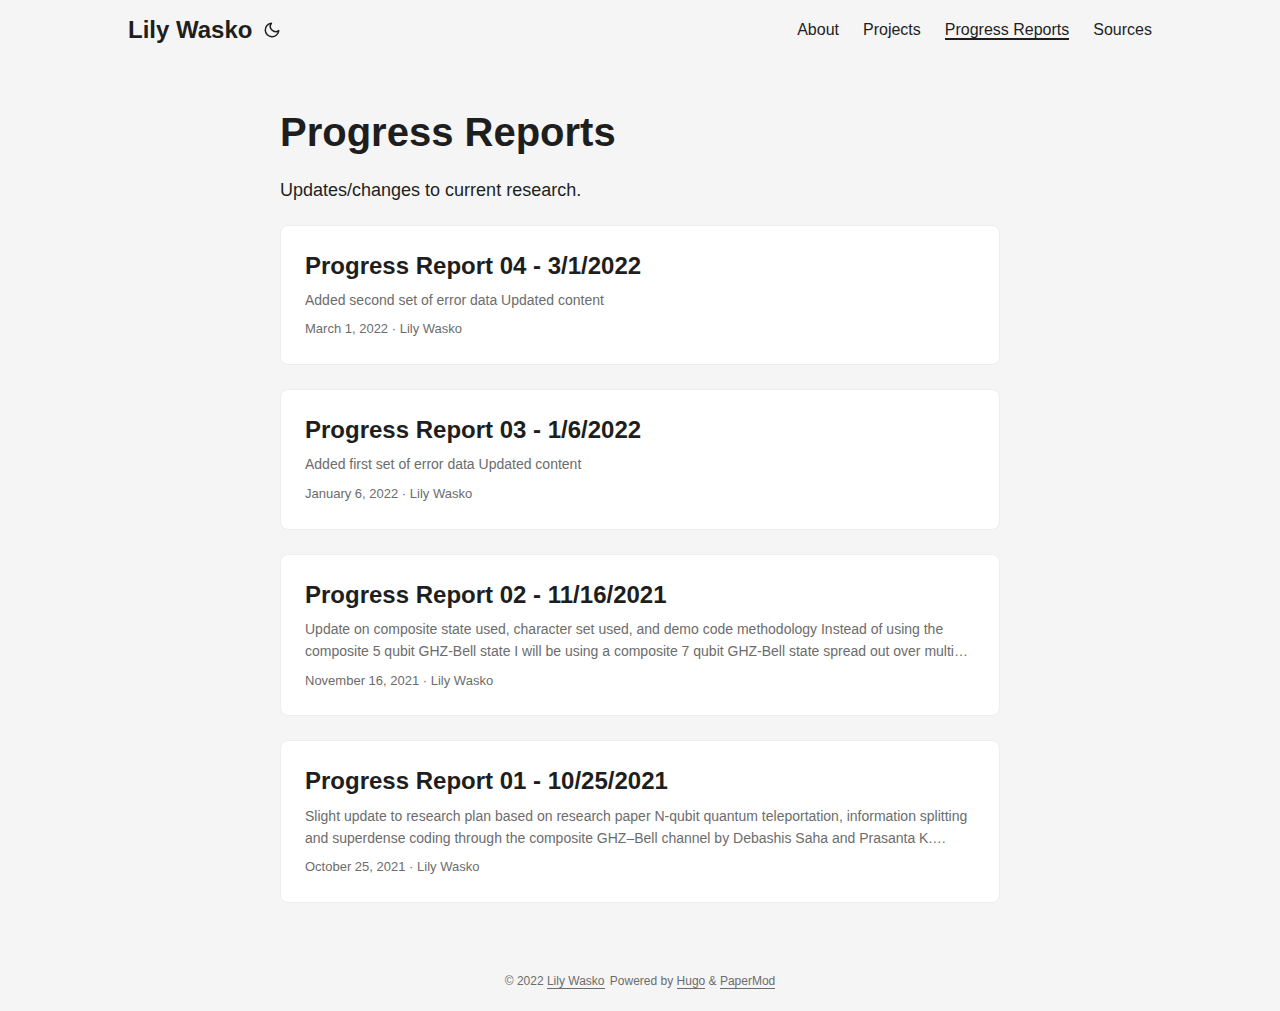
<file: progress-reports/index.html>
<!DOCTYPE html>
<html lang="en" dir="auto">

<head><meta charset="utf-8">
<meta http-equiv="X-UA-Compatible" content="IE=edge">
<meta name="viewport" content="width=device-width, initial-scale=1, shrink-to-fit=no">
<meta name="robots" content="index, follow">
<title>Progress Reports | Lily Wasko</title>
<meta name="keywords" content="" />
<meta name="description" content="Updates/changes to current research.">
<meta name="author" content="Lily Wasko">
<link rel="canonical" href="https://8-bit-confusion.github.io/progress-reports/" />
<link crossorigin="anonymous" href="/assets/css/stylesheet.min.c88963fe2d79462000fd0fb1b3737783c32855d340583e4523343f8735c787f0.css" integrity="sha256-yIlj/i15RiAA/Q&#43;xs3N3g8MoVdNAWD5FIzQ/hzXHh/A=" rel="preload stylesheet" as="style">
<link rel="icon" href="https://8-bit-confusion.github.io/favicon.ico">
<link rel="icon" type="image/png" sizes="16x16" href="https://8-bit-confusion.github.io/favicon-16x16.png">
<link rel="icon" type="image/png" sizes="32x32" href="https://8-bit-confusion.github.io/favicon-32x32.png">
<link rel="apple-touch-icon" href="https://8-bit-confusion.github.io/apple-touch-icon.png">
<link rel="mask-icon" href="https://8-bit-confusion.github.io/safari-pinned-tab.svg">
<meta name="theme-color" content="#2e2e33">
<meta name="msapplication-TileColor" content="#2e2e33">
<meta name="generator" content="Hugo 0.88.1" />
<link rel="alternate" type="application/rss+xml" href="https://8-bit-confusion.github.io/progress-reports/index.xml">
<noscript>
    <style>
        #theme-toggle,
        .top-link {
            display: none;
        }

    </style>
</noscript><meta property="og:title" content="Progress Reports" />
<meta property="og:description" content="" />
<meta property="og:type" content="website" />
<meta property="og:url" content="https://8-bit-confusion.github.io/progress-reports/" />

<meta name="twitter:card" content="summary"/>
<meta name="twitter:title" content="Progress Reports"/>
<meta name="twitter:description" content=""/>


<script type="application/ld+json">
{
  "@context": "https://schema.org",
  "@type": "BreadcrumbList",
  "itemListElement": [, 
    {
      "@type": "ListItem",
      "position":  2 ,
      "name": "Ens",
      "item": "https://8-bit-confusion.github.io/en/"
    }, 
    {
      "@type": "ListItem",
      "position":  3 ,
      "name": "Progress Reports",
      "item": "https://8-bit-confusion.github.io/progress-reports/"
    }
  ]
}
</script>
</head>

<body class="list" id="top">
<script>
    if (localStorage.getItem("pref-theme") === "dark") {
        document.body.classList.add('dark');
    }

</script>

<header class="header">
    <nav class="nav">
        <div class="logo">
            <a href="https://8-bit-confusion.github.io" accesskey="h" title="Lily Wasko (Alt + H)">Lily Wasko</a>
            <span class="logo-switches">
                <button id="theme-toggle" accesskey="t" title="(Alt + T)">
                    <svg id="moon" xmlns="http://www.w3.org/2000/svg" width="24" height="24" viewBox="0 0 24 24"
                        fill="none" stroke="currentColor" stroke-width="2" stroke-linecap="round"
                        stroke-linejoin="round">
                        <path d="M21 12.79A9 9 0 1 1 11.21 3 7 7 0 0 0 21 12.79z"></path>
                    </svg>
                    <svg id="sun" xmlns="http://www.w3.org/2000/svg" width="24" height="24" viewBox="0 0 24 24"
                        fill="none" stroke="currentColor" stroke-width="2" stroke-linecap="round"
                        stroke-linejoin="round">
                        <circle cx="12" cy="12" r="5"></circle>
                        <line x1="12" y1="1" x2="12" y2="3"></line>
                        <line x1="12" y1="21" x2="12" y2="23"></line>
                        <line x1="4.22" y1="4.22" x2="5.64" y2="5.64"></line>
                        <line x1="18.36" y1="18.36" x2="19.78" y2="19.78"></line>
                        <line x1="1" y1="12" x2="3" y2="12"></line>
                        <line x1="21" y1="12" x2="23" y2="12"></line>
                        <line x1="4.22" y1="19.78" x2="5.64" y2="18.36"></line>
                        <line x1="18.36" y1="5.64" x2="19.78" y2="4.22"></line>
                    </svg>
                </button>
            </span>
        </div>
        <ul id="menu">
            <li>
                <a href="https://8-bit-confusion.github.io/about/" title="About">
                    <span>About</span>
                </a>
            </li>
            <li>
                <a href="https://8-bit-confusion.github.io/en/projects/" title="Projects">
                    <span>Projects</span>
                </a>
            </li>
            <li>
                <a href="https://8-bit-confusion.github.io/progress-reports" title="Progress Reports">
                    <span class="active">Progress Reports</span>
                </a>
            </li>
            <li>
                <a href="https://8-bit-confusion.github.io/sources/" title="Sources">
                    <span>Sources</span>
                </a>
            </li>
        </ul>
    </nav>
</header>
<main class="main"> 
<header class="page-header">
  <h1>Progress Reports</h1>
</header>
<div class="post-content"><p>Updates/changes to current research.</p>


</div>

<article class="post-entry"> 
  <header class="entry-header">
    <h2>Progress Report 04 - 3/1/2022
    </h2>
  </header>
  <section class="entry-content">
    <p>Added second set of error data
Updated content</p>
  </section>
  <footer class="entry-footer"><span title='2022-03-01 00:00:00 +0000 UTC'>March 1, 2022</span>&nbsp;·&nbsp;Lily Wasko</footer>
  <a class="entry-link" aria-label="post link to Progress Report 04 - 3/1/2022" href="https://8-bit-confusion.github.io/en/progress-reports/3-1-2022/"></a>
</article>

<article class="post-entry"> 
  <header class="entry-header">
    <h2>Progress Report 03 - 1/6/2022
    </h2>
  </header>
  <section class="entry-content">
    <p>Added first set of error data
Updated content</p>
  </section>
  <footer class="entry-footer"><span title='2022-01-06 00:00:00 +0000 UTC'>January 6, 2022</span>&nbsp;·&nbsp;Lily Wasko</footer>
  <a class="entry-link" aria-label="post link to Progress Report 03 - 1/6/2022" href="https://8-bit-confusion.github.io/en/progress-reports/1-6-2022/"></a>
</article>

<article class="post-entry"> 
  <header class="entry-header">
    <h2>Progress Report 02 - 11/16/2021
    </h2>
  </header>
  <section class="entry-content">
    <p>Update on composite state used, character set used, and demo code methodology
Instead of using the composite 5 qubit GHZ-Bell state
I will be using a composite 7 qubit GHZ-Bell state
spread out over multiple circuit runs on the quantum computer.
Updated content
To do this, I will be using super dense coding of one GHZ state and two Bell state entangled groups. The GHZ state and the first Bell state will be entangled, encoded, passed through a series of identity gates, decoded, and measured, and then the second Bell state will go through the same procedure....</p>
  </section>
  <footer class="entry-footer"><span title='2021-11-16 00:00:00 +0000 UTC'>November 16, 2021</span>&nbsp;·&nbsp;Lily Wasko</footer>
  <a class="entry-link" aria-label="post link to Progress Report 02 - 11/16/2021" href="https://8-bit-confusion.github.io/en/progress-reports/11-16-2021/"></a>
</article>

<article class="post-entry"> 
  <header class="entry-header">
    <h2>Progress Report 01 - 10/25/2021
    </h2>
  </header>
  <section class="entry-content">
    <p>Slight update to research plan based on research paper
N-qubit quantum teleportation, information splitting and superdense coding through the composite GHZ–Bell channel
by Debashis Saha and Prasanta K. Panigrahi:
Since N&#43;1 qubits must be acted on in order to encode 2N &#43; 1 classical bits, the pure GHZ 5 state is useless for superdense coding, and is being abandoned for the secure communication demo in favor of the composite GHZ-Bell state outlined in the research above....</p>
  </section>
  <footer class="entry-footer"><span title='2021-10-25 00:00:00 +0000 UTC'>October 25, 2021</span>&nbsp;·&nbsp;Lily Wasko</footer>
  <a class="entry-link" aria-label="post link to Progress Report 01 - 10/25/2021" href="https://8-bit-confusion.github.io/en/progress-reports/10-25-2021/"></a>
</article>
    </main>
    
<footer class="footer">
    <span>&copy; 2022 <a href="https://8-bit-confusion.github.io">Lily Wasko</a></span>
    <span>
        Powered by
        <a href="https://gohugo.io/" rel="noopener noreferrer" target="_blank">Hugo</a> &
        <a href="https://git.io/hugopapermod" rel="noopener" target="_blank">PaperMod</a>
    </span>
</footer>
<a href="#top" aria-label="go to top" title="Go to Top (Alt + G)" class="top-link" id="top-link" accesskey="g">
    <svg xmlns="http://www.w3.org/2000/svg" viewBox="0 0 12 6" fill="currentColor">
        <path d="M12 6H0l6-6z" />
    </svg>
</a>

<script>
    let menu = document.getElementById('menu')
    if (menu) {
        menu.scrollLeft = localStorage.getItem("menu-scroll-position");
        menu.onscroll = function () {
            localStorage.setItem("menu-scroll-position", menu.scrollLeft);
        }
    }

    document.querySelectorAll('a[href^="#"]').forEach(anchor => {
        anchor.addEventListener("click", function (e) {
            e.preventDefault();
            var id = this.getAttribute("href").substr(1);
            if (!window.matchMedia('(prefers-reduced-motion: reduce)').matches) {
                document.querySelector(`[id='${decodeURIComponent(id)}']`).scrollIntoView({
                    behavior: "smooth"
                });
            } else {
                document.querySelector(`[id='${decodeURIComponent(id)}']`).scrollIntoView();
            }
            if (id === "top") {
                history.replaceState(null, null, " ");
            } else {
                history.pushState(null, null, `#${id}`);
            }
        });
    });

</script>
<script>
    var mybutton = document.getElementById("top-link");
    window.onscroll = function () {
        if (document.body.scrollTop > 800 || document.documentElement.scrollTop > 800) {
            mybutton.style.visibility = "visible";
            mybutton.style.opacity = "1";
        } else {
            mybutton.style.visibility = "hidden";
            mybutton.style.opacity = "0";
        }
    };

</script>
<script>
    document.getElementById("theme-toggle").addEventListener("click", () => {
        if (document.body.className.includes("dark")) {
            document.body.classList.remove('dark');
            localStorage.setItem("pref-theme", 'light');
        } else {
            document.body.classList.add('dark');
            localStorage.setItem("pref-theme", 'dark');
        }
    })

</script>
</body>

</html>
</file>
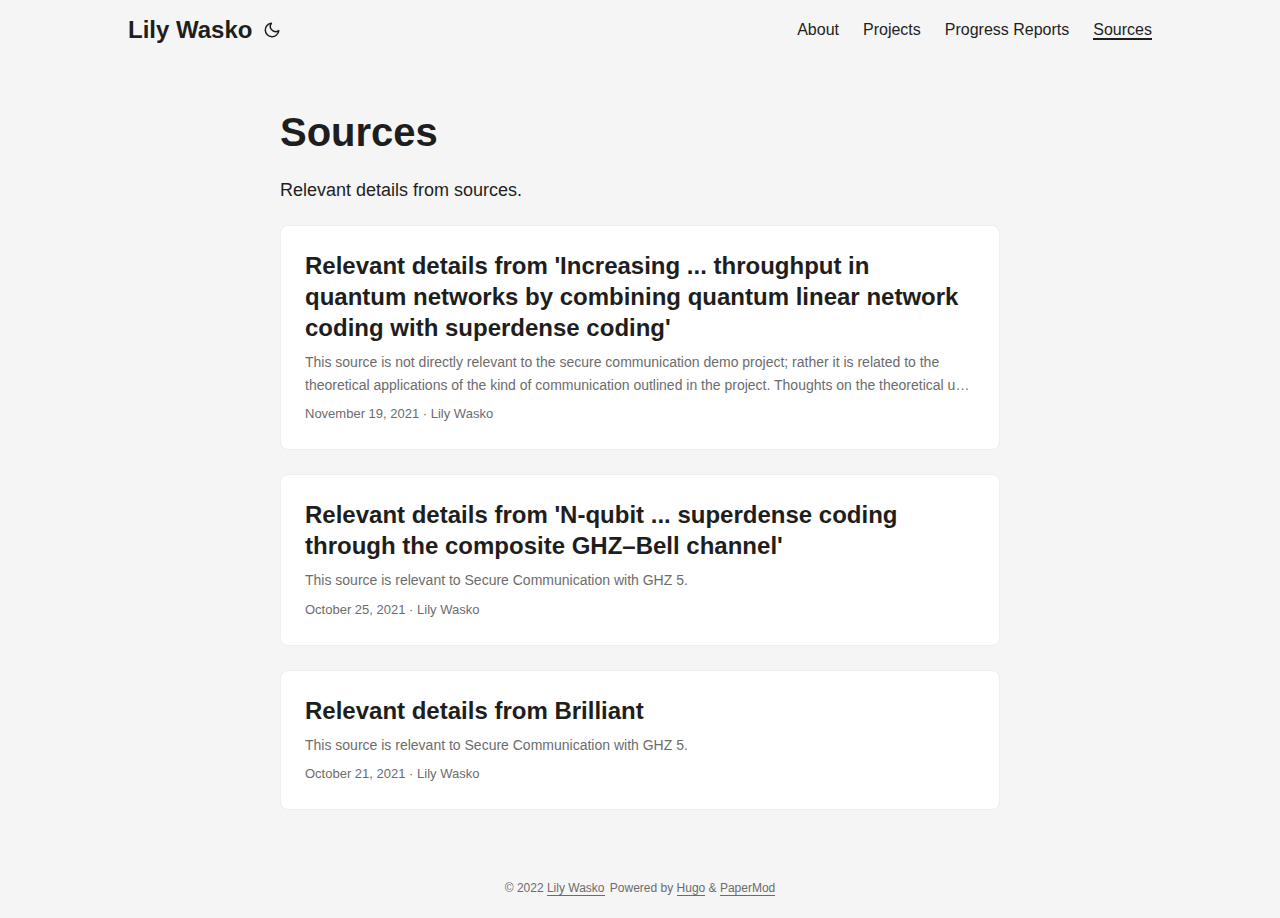
<file: sources/index.html>
<!DOCTYPE html>
<html lang="en" dir="auto">

<head><meta charset="utf-8">
<meta http-equiv="X-UA-Compatible" content="IE=edge">
<meta name="viewport" content="width=device-width, initial-scale=1, shrink-to-fit=no">
<meta name="robots" content="index, follow">
<title>Sources | Lily Wasko</title>
<meta name="keywords" content="" />
<meta name="description" content="Relevant details from sources.">
<meta name="author" content="Lily Wasko">
<link rel="canonical" href="https://8-bit-confusion.github.io/sources/" />
<link crossorigin="anonymous" href="/assets/css/stylesheet.min.c88963fe2d79462000fd0fb1b3737783c32855d340583e4523343f8735c787f0.css" integrity="sha256-yIlj/i15RiAA/Q&#43;xs3N3g8MoVdNAWD5FIzQ/hzXHh/A=" rel="preload stylesheet" as="style">
<link rel="icon" href="https://8-bit-confusion.github.io/favicon.ico">
<link rel="icon" type="image/png" sizes="16x16" href="https://8-bit-confusion.github.io/favicon-16x16.png">
<link rel="icon" type="image/png" sizes="32x32" href="https://8-bit-confusion.github.io/favicon-32x32.png">
<link rel="apple-touch-icon" href="https://8-bit-confusion.github.io/apple-touch-icon.png">
<link rel="mask-icon" href="https://8-bit-confusion.github.io/safari-pinned-tab.svg">
<meta name="theme-color" content="#2e2e33">
<meta name="msapplication-TileColor" content="#2e2e33">
<meta name="generator" content="Hugo 0.88.1" />
<link rel="alternate" type="application/rss+xml" href="https://8-bit-confusion.github.io/sources/index.xml">
<noscript>
    <style>
        #theme-toggle,
        .top-link {
            display: none;
        }

    </style>
</noscript><meta property="og:title" content="Sources" />
<meta property="og:description" content="" />
<meta property="og:type" content="website" />
<meta property="og:url" content="https://8-bit-confusion.github.io/sources/" />

<meta name="twitter:card" content="summary"/>
<meta name="twitter:title" content="Sources"/>
<meta name="twitter:description" content=""/>


<script type="application/ld+json">
{
  "@context": "https://schema.org",
  "@type": "BreadcrumbList",
  "itemListElement": [, 
    {
      "@type": "ListItem",
      "position":  2 ,
      "name": "Ens",
      "item": "https://8-bit-confusion.github.io/en/"
    }, 
    {
      "@type": "ListItem",
      "position":  3 ,
      "name": "Sources",
      "item": "https://8-bit-confusion.github.io/sources/"
    }
  ]
}
</script>
</head>

<body class="list" id="top">
<script>
    if (localStorage.getItem("pref-theme") === "dark") {
        document.body.classList.add('dark');
    }

</script>

<header class="header">
    <nav class="nav">
        <div class="logo">
            <a href="https://8-bit-confusion.github.io" accesskey="h" title="Lily Wasko (Alt + H)">Lily Wasko</a>
            <span class="logo-switches">
                <button id="theme-toggle" accesskey="t" title="(Alt + T)">
                    <svg id="moon" xmlns="http://www.w3.org/2000/svg" width="24" height="24" viewBox="0 0 24 24"
                        fill="none" stroke="currentColor" stroke-width="2" stroke-linecap="round"
                        stroke-linejoin="round">
                        <path d="M21 12.79A9 9 0 1 1 11.21 3 7 7 0 0 0 21 12.79z"></path>
                    </svg>
                    <svg id="sun" xmlns="http://www.w3.org/2000/svg" width="24" height="24" viewBox="0 0 24 24"
                        fill="none" stroke="currentColor" stroke-width="2" stroke-linecap="round"
                        stroke-linejoin="round">
                        <circle cx="12" cy="12" r="5"></circle>
                        <line x1="12" y1="1" x2="12" y2="3"></line>
                        <line x1="12" y1="21" x2="12" y2="23"></line>
                        <line x1="4.22" y1="4.22" x2="5.64" y2="5.64"></line>
                        <line x1="18.36" y1="18.36" x2="19.78" y2="19.78"></line>
                        <line x1="1" y1="12" x2="3" y2="12"></line>
                        <line x1="21" y1="12" x2="23" y2="12"></line>
                        <line x1="4.22" y1="19.78" x2="5.64" y2="18.36"></line>
                        <line x1="18.36" y1="5.64" x2="19.78" y2="4.22"></line>
                    </svg>
                </button>
            </span>
        </div>
        <ul id="menu">
            <li>
                <a href="https://8-bit-confusion.github.io/about/" title="About">
                    <span>About</span>
                </a>
            </li>
            <li>
                <a href="https://8-bit-confusion.github.io/en/projects/" title="Projects">
                    <span>Projects</span>
                </a>
            </li>
            <li>
                <a href="https://8-bit-confusion.github.io/progress-reports" title="Progress Reports">
                    <span>Progress Reports</span>
                </a>
            </li>
            <li>
                <a href="https://8-bit-confusion.github.io/sources/" title="Sources">
                    <span class="active">Sources</span>
                </a>
            </li>
        </ul>
    </nav>
</header>
<main class="main"> 
<header class="page-header">
  <h1>Sources</h1>
</header>
<div class="post-content"><p>Relevant details from sources.</p>


</div>

<article class="post-entry"> 
  <header class="entry-header">
    <h2>Relevant details from &#39;Increasing ... throughput in quantum networks by combining quantum linear network coding with superdense coding&#39;
    </h2>
  </header>
  <section class="entry-content">
    <p>This source is not directly relevant to the secure communication demo project; rather it is related to the theoretical applications of the kind of communication outlined in the project.
Thoughts on the theoretical use of qubits in quantum communication networks based on research paper
Increasing the classical data throughput in quantum networks by combining quantum linear network coding with superdense coding
by Steven Herbert:
It is interesting to note the idea of having nodes A and B, each capable of generating entangled pairs, where B continually sends entangled pair halves to A and A continually sends those pairs, encoded, back to B....</p>
  </section>
  <footer class="entry-footer"><span title='2021-11-19 00:00:00 +0000 UTC'>November 19, 2021</span>&nbsp;·&nbsp;Lily Wasko</footer>
  <a class="entry-link" aria-label="post link to Relevant details from &#39;Increasing ... throughput in quantum networks by combining quantum linear network coding with superdense coding&#39;" href="https://8-bit-confusion.github.io/en/sources/s-herbert/"></a>
</article>

<article class="post-entry"> 
  <header class="entry-header">
    <h2>Relevant details from &#39;N-qubit ... superdense coding through the composite GHZ–Bell channel&#39;
    </h2>
  </header>
  <section class="entry-content">
    <p>This source is relevant to Secure Communication with GHZ 5.</p>
  </section>
  <footer class="entry-footer"><span title='2021-10-25 00:00:00 +0000 UTC'>October 25, 2021</span>&nbsp;·&nbsp;Lily Wasko</footer>
  <a class="entry-link" aria-label="post link to Relevant details from &#39;N-qubit ... superdense coding through the composite GHZ–Bell channel&#39;" href="https://8-bit-confusion.github.io/en/sources/d-saha-and-p-panigrah/"></a>
</article>

<article class="post-entry"> 
  <header class="entry-header">
    <h2>Relevant details from Brilliant
    </h2>
  </header>
  <section class="entry-content">
    <p>This source is relevant to Secure Communication with GHZ 5.</p>
  </section>
  <footer class="entry-footer"><span title='2021-10-21 00:00:00 +0000 UTC'>October 21, 2021</span>&nbsp;·&nbsp;Lily Wasko</footer>
  <a class="entry-link" aria-label="post link to Relevant details from Brilliant" href="https://8-bit-confusion.github.io/en/sources/brilliant/"></a>
</article>
    </main>
    
<footer class="footer">
    <span>&copy; 2022 <a href="https://8-bit-confusion.github.io">Lily Wasko</a></span>
    <span>
        Powered by
        <a href="https://gohugo.io/" rel="noopener noreferrer" target="_blank">Hugo</a> &
        <a href="https://git.io/hugopapermod" rel="noopener" target="_blank">PaperMod</a>
    </span>
</footer>
<a href="#top" aria-label="go to top" title="Go to Top (Alt + G)" class="top-link" id="top-link" accesskey="g">
    <svg xmlns="http://www.w3.org/2000/svg" viewBox="0 0 12 6" fill="currentColor">
        <path d="M12 6H0l6-6z" />
    </svg>
</a>

<script>
    let menu = document.getElementById('menu')
    if (menu) {
        menu.scrollLeft = localStorage.getItem("menu-scroll-position");
        menu.onscroll = function () {
            localStorage.setItem("menu-scroll-position", menu.scrollLeft);
        }
    }

    document.querySelectorAll('a[href^="#"]').forEach(anchor => {
        anchor.addEventListener("click", function (e) {
            e.preventDefault();
            var id = this.getAttribute("href").substr(1);
            if (!window.matchMedia('(prefers-reduced-motion: reduce)').matches) {
                document.querySelector(`[id='${decodeURIComponent(id)}']`).scrollIntoView({
                    behavior: "smooth"
                });
            } else {
                document.querySelector(`[id='${decodeURIComponent(id)}']`).scrollIntoView();
            }
            if (id === "top") {
                history.replaceState(null, null, " ");
            } else {
                history.pushState(null, null, `#${id}`);
            }
        });
    });

</script>
<script>
    var mybutton = document.getElementById("top-link");
    window.onscroll = function () {
        if (document.body.scrollTop > 800 || document.documentElement.scrollTop > 800) {
            mybutton.style.visibility = "visible";
            mybutton.style.opacity = "1";
        } else {
            mybutton.style.visibility = "hidden";
            mybutton.style.opacity = "0";
        }
    };

</script>
<script>
    document.getElementById("theme-toggle").addEventListener("click", () => {
        if (document.body.className.includes("dark")) {
            document.body.classList.remove('dark');
            localStorage.setItem("pref-theme", 'light');
        } else {
            document.body.classList.add('dark');
            localStorage.setItem("pref-theme", 'dark');
        }
    })

</script>
</body>

</html>
</file>
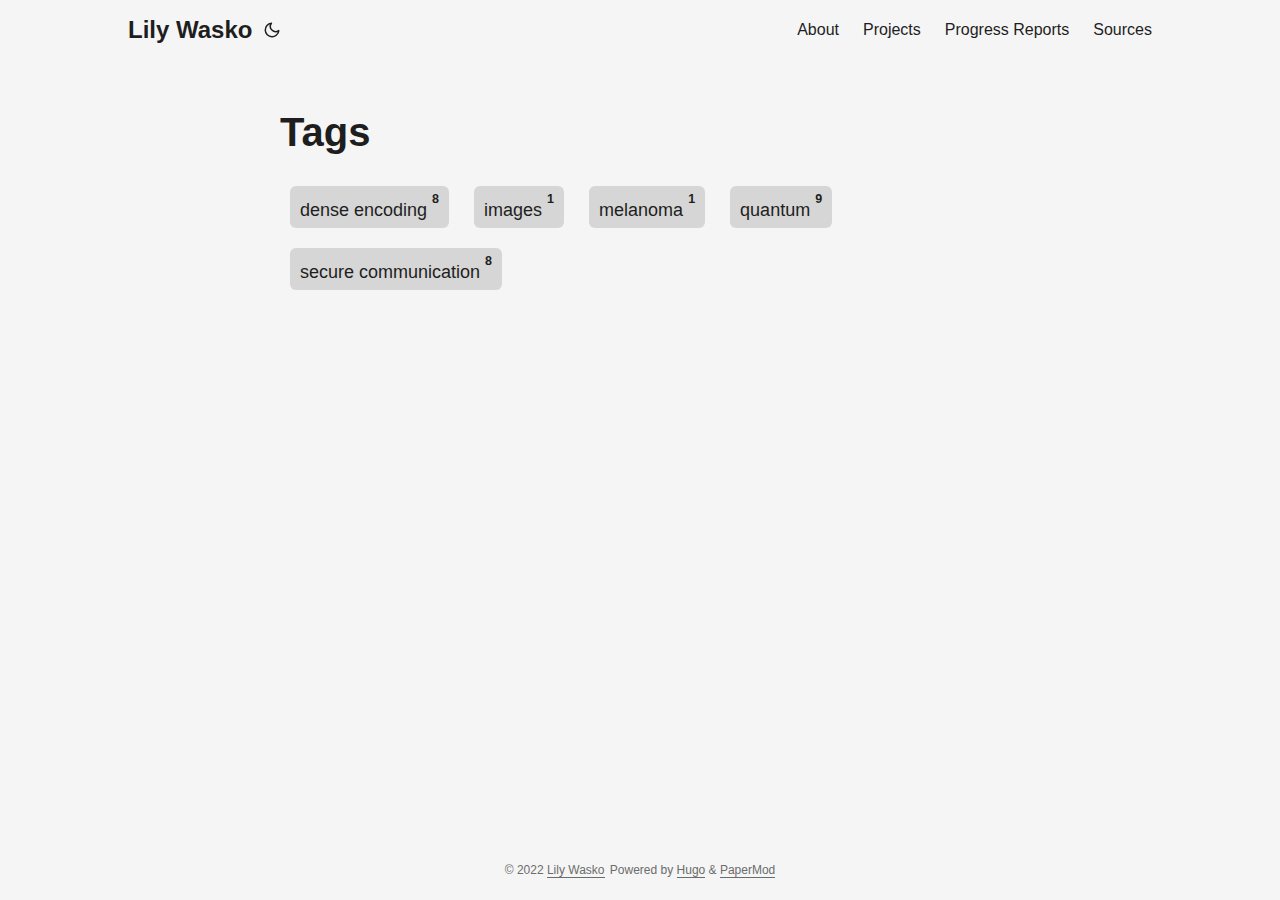
<file: tags/index.html>
<!DOCTYPE html>
<html lang="en" dir="auto">

<head><meta charset="utf-8">
<meta http-equiv="X-UA-Compatible" content="IE=edge">
<meta name="viewport" content="width=device-width, initial-scale=1, shrink-to-fit=no">
<meta name="robots" content="index, follow">
<title>Tags | Lily Wasko</title>
<meta name="keywords" content="" />
<meta name="description" content="">
<meta name="author" content="Lily Wasko">
<link rel="canonical" href="https://8-bit-confusion.github.io/tags/" />
<link crossorigin="anonymous" href="/assets/css/stylesheet.min.c88963fe2d79462000fd0fb1b3737783c32855d340583e4523343f8735c787f0.css" integrity="sha256-yIlj/i15RiAA/Q&#43;xs3N3g8MoVdNAWD5FIzQ/hzXHh/A=" rel="preload stylesheet" as="style">
<link rel="icon" href="https://8-bit-confusion.github.io/favicon.ico">
<link rel="icon" type="image/png" sizes="16x16" href="https://8-bit-confusion.github.io/favicon-16x16.png">
<link rel="icon" type="image/png" sizes="32x32" href="https://8-bit-confusion.github.io/favicon-32x32.png">
<link rel="apple-touch-icon" href="https://8-bit-confusion.github.io/apple-touch-icon.png">
<link rel="mask-icon" href="https://8-bit-confusion.github.io/safari-pinned-tab.svg">
<meta name="theme-color" content="#2e2e33">
<meta name="msapplication-TileColor" content="#2e2e33">
<meta name="generator" content="Hugo 0.88.1" />
<link rel="alternate" type="application/rss+xml" href="https://8-bit-confusion.github.io/tags/index.xml">
<noscript>
    <style>
        #theme-toggle,
        .top-link {
            display: none;
        }

    </style>
</noscript><meta property="og:title" content="Tags" />
<meta property="og:description" content="" />
<meta property="og:type" content="website" />
<meta property="og:url" content="https://8-bit-confusion.github.io/tags/" />

<meta name="twitter:card" content="summary"/>
<meta name="twitter:title" content="Tags"/>
<meta name="twitter:description" content=""/>

</head>

<body class="list" id="top">
<script>
    if (localStorage.getItem("pref-theme") === "dark") {
        document.body.classList.add('dark');
    }

</script>

<header class="header">
    <nav class="nav">
        <div class="logo">
            <a href="https://8-bit-confusion.github.io" accesskey="h" title="Lily Wasko (Alt + H)">Lily Wasko</a>
            <span class="logo-switches">
                <button id="theme-toggle" accesskey="t" title="(Alt + T)">
                    <svg id="moon" xmlns="http://www.w3.org/2000/svg" width="24" height="24" viewBox="0 0 24 24"
                        fill="none" stroke="currentColor" stroke-width="2" stroke-linecap="round"
                        stroke-linejoin="round">
                        <path d="M21 12.79A9 9 0 1 1 11.21 3 7 7 0 0 0 21 12.79z"></path>
                    </svg>
                    <svg id="sun" xmlns="http://www.w3.org/2000/svg" width="24" height="24" viewBox="0 0 24 24"
                        fill="none" stroke="currentColor" stroke-width="2" stroke-linecap="round"
                        stroke-linejoin="round">
                        <circle cx="12" cy="12" r="5"></circle>
                        <line x1="12" y1="1" x2="12" y2="3"></line>
                        <line x1="12" y1="21" x2="12" y2="23"></line>
                        <line x1="4.22" y1="4.22" x2="5.64" y2="5.64"></line>
                        <line x1="18.36" y1="18.36" x2="19.78" y2="19.78"></line>
                        <line x1="1" y1="12" x2="3" y2="12"></line>
                        <line x1="21" y1="12" x2="23" y2="12"></line>
                        <line x1="4.22" y1="19.78" x2="5.64" y2="18.36"></line>
                        <line x1="18.36" y1="5.64" x2="19.78" y2="4.22"></line>
                    </svg>
                </button>
            </span>
        </div>
        <ul id="menu">
            <li>
                <a href="https://8-bit-confusion.github.io/about/" title="About">
                    <span>About</span>
                </a>
            </li>
            <li>
                <a href="https://8-bit-confusion.github.io/en/projects/" title="Projects">
                    <span>Projects</span>
                </a>
            </li>
            <li>
                <a href="https://8-bit-confusion.github.io/progress-reports" title="Progress Reports">
                    <span>Progress Reports</span>
                </a>
            </li>
            <li>
                <a href="https://8-bit-confusion.github.io/sources/" title="Sources">
                    <span>Sources</span>
                </a>
            </li>
        </ul>
    </nav>
</header>
<main class="main">
<header class="page-header">
    <h1>Tags</h1>
</header>

<ul class="terms-tags">
    <li>
        <a href="https://8-bit-confusion.github.io/tags/dense-encoding/">dense encoding <sup><strong><sup>8</sup></strong></sup> </a>
    </li>
    <li>
        <a href="https://8-bit-confusion.github.io/tags/images/">images <sup><strong><sup>1</sup></strong></sup> </a>
    </li>
    <li>
        <a href="https://8-bit-confusion.github.io/tags/melanoma/">melanoma <sup><strong><sup>1</sup></strong></sup> </a>
    </li>
    <li>
        <a href="https://8-bit-confusion.github.io/tags/quantum/">quantum <sup><strong><sup>9</sup></strong></sup> </a>
    </li>
    <li>
        <a href="https://8-bit-confusion.github.io/tags/secure-communication/">secure communication <sup><strong><sup>8</sup></strong></sup> </a>
    </li>
</ul>
    </main>
    
<footer class="footer">
    <span>&copy; 2022 <a href="https://8-bit-confusion.github.io">Lily Wasko</a></span>
    <span>
        Powered by
        <a href="https://gohugo.io/" rel="noopener noreferrer" target="_blank">Hugo</a> &
        <a href="https://git.io/hugopapermod" rel="noopener" target="_blank">PaperMod</a>
    </span>
</footer>
<a href="#top" aria-label="go to top" title="Go to Top (Alt + G)" class="top-link" id="top-link" accesskey="g">
    <svg xmlns="http://www.w3.org/2000/svg" viewBox="0 0 12 6" fill="currentColor">
        <path d="M12 6H0l6-6z" />
    </svg>
</a>

<script>
    let menu = document.getElementById('menu')
    if (menu) {
        menu.scrollLeft = localStorage.getItem("menu-scroll-position");
        menu.onscroll = function () {
            localStorage.setItem("menu-scroll-position", menu.scrollLeft);
        }
    }

    document.querySelectorAll('a[href^="#"]').forEach(anchor => {
        anchor.addEventListener("click", function (e) {
            e.preventDefault();
            var id = this.getAttribute("href").substr(1);
            if (!window.matchMedia('(prefers-reduced-motion: reduce)').matches) {
                document.querySelector(`[id='${decodeURIComponent(id)}']`).scrollIntoView({
                    behavior: "smooth"
                });
            } else {
                document.querySelector(`[id='${decodeURIComponent(id)}']`).scrollIntoView();
            }
            if (id === "top") {
                history.replaceState(null, null, " ");
            } else {
                history.pushState(null, null, `#${id}`);
            }
        });
    });

</script>
<script>
    var mybutton = document.getElementById("top-link");
    window.onscroll = function () {
        if (document.body.scrollTop > 800 || document.documentElement.scrollTop > 800) {
            mybutton.style.visibility = "visible";
            mybutton.style.opacity = "1";
        } else {
            mybutton.style.visibility = "hidden";
            mybutton.style.opacity = "0";
        }
    };

</script>
<script>
    document.getElementById("theme-toggle").addEventListener("click", () => {
        if (document.body.className.includes("dark")) {
            document.body.classList.remove('dark');
            localStorage.setItem("pref-theme", 'light');
        } else {
            document.body.classList.add('dark');
            localStorage.setItem("pref-theme", 'dark');
        }
    })

</script>
</body>

</html>
</file>
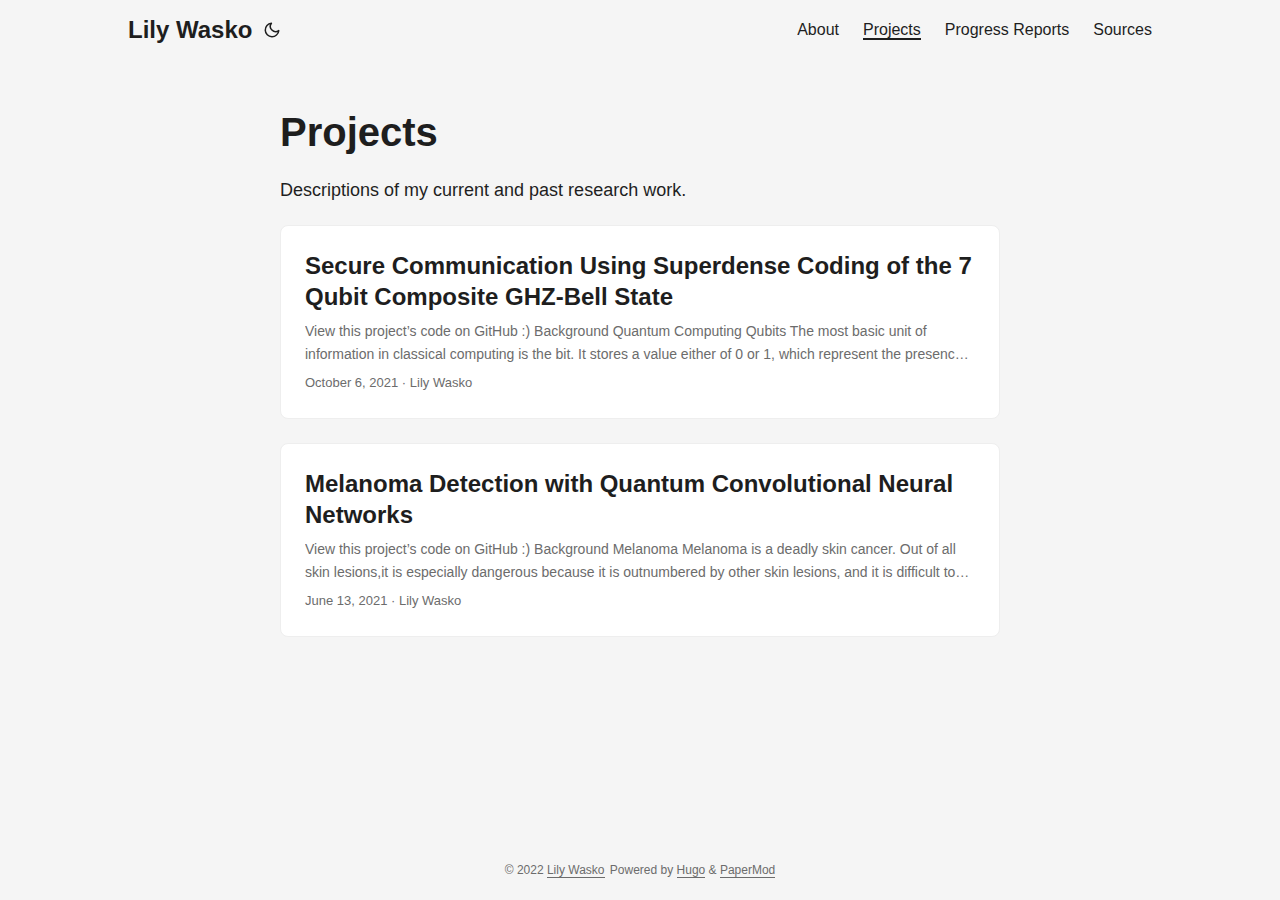
<file: en/projects/index.html>
<!DOCTYPE html>
<html lang="en" dir="auto">

<head><meta charset="utf-8">
<meta http-equiv="X-UA-Compatible" content="IE=edge">
<meta name="viewport" content="width=device-width, initial-scale=1, shrink-to-fit=no">
<meta name="robots" content="index, follow">
<title>Projects | Lily Wasko</title>
<meta name="keywords" content="" />
<meta name="description" content="Descriptions of my current and past research work.">
<meta name="author" content="Lily Wasko">
<link rel="canonical" href="https://8-bit-confusion.github.io/en/projects/" />
<link crossorigin="anonymous" href="/assets/css/stylesheet.min.c88963fe2d79462000fd0fb1b3737783c32855d340583e4523343f8735c787f0.css" integrity="sha256-yIlj/i15RiAA/Q&#43;xs3N3g8MoVdNAWD5FIzQ/hzXHh/A=" rel="preload stylesheet" as="style">
<link rel="icon" href="https://8-bit-confusion.github.io/favicon.ico">
<link rel="icon" type="image/png" sizes="16x16" href="https://8-bit-confusion.github.io/favicon-16x16.png">
<link rel="icon" type="image/png" sizes="32x32" href="https://8-bit-confusion.github.io/favicon-32x32.png">
<link rel="apple-touch-icon" href="https://8-bit-confusion.github.io/apple-touch-icon.png">
<link rel="mask-icon" href="https://8-bit-confusion.github.io/safari-pinned-tab.svg">
<meta name="theme-color" content="#2e2e33">
<meta name="msapplication-TileColor" content="#2e2e33">
<meta name="generator" content="Hugo 0.88.1" />
<link rel="alternate" type="application/rss+xml" href="https://8-bit-confusion.github.io/en/projects/index.xml">
<noscript>
    <style>
        #theme-toggle,
        .top-link {
            display: none;
        }

    </style>
</noscript><meta property="og:title" content="Projects" />
<meta property="og:description" content="" />
<meta property="og:type" content="website" />
<meta property="og:url" content="https://8-bit-confusion.github.io/en/projects/" />

<meta name="twitter:card" content="summary"/>
<meta name="twitter:title" content="Projects"/>
<meta name="twitter:description" content=""/>


<script type="application/ld+json">
{
  "@context": "https://schema.org",
  "@type": "BreadcrumbList",
  "itemListElement": [, 
    {
      "@type": "ListItem",
      "position":  2 ,
      "name": "Ens",
      "item": "https://8-bit-confusion.github.io/en/"
    }, 
    {
      "@type": "ListItem",
      "position":  3 ,
      "name": "Projects",
      "item": "https://8-bit-confusion.github.io/en/projects/"
    }
  ]
}
</script>
</head>

<body class="list" id="top">
<script>
    if (localStorage.getItem("pref-theme") === "dark") {
        document.body.classList.add('dark');
    }

</script>

<header class="header">
    <nav class="nav">
        <div class="logo">
            <a href="https://8-bit-confusion.github.io" accesskey="h" title="Lily Wasko (Alt + H)">Lily Wasko</a>
            <span class="logo-switches">
                <button id="theme-toggle" accesskey="t" title="(Alt + T)">
                    <svg id="moon" xmlns="http://www.w3.org/2000/svg" width="24" height="24" viewBox="0 0 24 24"
                        fill="none" stroke="currentColor" stroke-width="2" stroke-linecap="round"
                        stroke-linejoin="round">
                        <path d="M21 12.79A9 9 0 1 1 11.21 3 7 7 0 0 0 21 12.79z"></path>
                    </svg>
                    <svg id="sun" xmlns="http://www.w3.org/2000/svg" width="24" height="24" viewBox="0 0 24 24"
                        fill="none" stroke="currentColor" stroke-width="2" stroke-linecap="round"
                        stroke-linejoin="round">
                        <circle cx="12" cy="12" r="5"></circle>
                        <line x1="12" y1="1" x2="12" y2="3"></line>
                        <line x1="12" y1="21" x2="12" y2="23"></line>
                        <line x1="4.22" y1="4.22" x2="5.64" y2="5.64"></line>
                        <line x1="18.36" y1="18.36" x2="19.78" y2="19.78"></line>
                        <line x1="1" y1="12" x2="3" y2="12"></line>
                        <line x1="21" y1="12" x2="23" y2="12"></line>
                        <line x1="4.22" y1="19.78" x2="5.64" y2="18.36"></line>
                        <line x1="18.36" y1="5.64" x2="19.78" y2="4.22"></line>
                    </svg>
                </button>
            </span>
        </div>
        <ul id="menu">
            <li>
                <a href="https://8-bit-confusion.github.io/about/" title="About">
                    <span>About</span>
                </a>
            </li>
            <li>
                <a href="https://8-bit-confusion.github.io/en/projects/" title="Projects">
                    <span class="active">Projects</span>
                </a>
            </li>
            <li>
                <a href="https://8-bit-confusion.github.io/progress-reports" title="Progress Reports">
                    <span>Progress Reports</span>
                </a>
            </li>
            <li>
                <a href="https://8-bit-confusion.github.io/sources/" title="Sources">
                    <span>Sources</span>
                </a>
            </li>
        </ul>
    </nav>
</header>
<main class="main"> 
<header class="page-header">
  <h1>Projects</h1>
</header>
<div class="post-content"><p>Descriptions of my current and past research work.</p>


</div>

<article class="post-entry"> 
  <header class="entry-header">
    <h2>Secure Communication Using Superdense Coding of the 7 Qubit Composite GHZ-Bell State
    </h2>
  </header>
  <section class="entry-content">
    <p>View this project’s code on GitHub :)
Background Quantum Computing Qubits The most basic unit of information in classical computing is the bit. It stores a value either of 0 or 1, which represent the presence or absence of electrons in a transistor.
In quantum computing, however, the most basic unit of information is the qubit. A qubit, like a bit, can store either 0 or 1, but it also has the unique ability to store a value that is both 0 and 1: a superposition state....</p>
  </section>
  <footer class="entry-footer"><span title='2021-10-06 00:00:00 +0000 UTC'>October 6, 2021</span>&nbsp;·&nbsp;Lily Wasko</footer>
  <a class="entry-link" aria-label="post link to Secure Communication Using Superdense Coding of the 7 Qubit Composite GHZ-Bell State" href="https://8-bit-confusion.github.io/en/projects/qsdc-comm/"></a>
</article>

<article class="post-entry"> 
  <header class="entry-header">
    <h2>Melanoma Detection with Quantum Convolutional Neural Networks
    </h2>
  </header>
  <section class="entry-content">
    <p>View this project’s code on GitHub :)
Background  Melanoma  Melanoma is a deadly skin cancer. Out of all skin lesions,it is especially dangerous because it is outnumbered by other skin lesions, and it is difficult to identify. However, melanoma is best treated when caught early, so treatment relies on rapid identification.
According to the Skin Cancer Foundation, an estimated 7,180 people will die from melanoma in 2021 alone....</p>
  </section>
  <footer class="entry-footer"><span title='2021-06-13 00:00:00 +0000 UTC'>June 13, 2021</span>&nbsp;·&nbsp;Lily Wasko</footer>
  <a class="entry-link" aria-label="post link to Melanoma Detection with Quantum Convolutional Neural Networks" href="https://8-bit-confusion.github.io/en/projects/mdwqcnn/"></a>
</article>
    </main>
    
<footer class="footer">
    <span>&copy; 2022 <a href="https://8-bit-confusion.github.io">Lily Wasko</a></span>
    <span>
        Powered by
        <a href="https://gohugo.io/" rel="noopener noreferrer" target="_blank">Hugo</a> &
        <a href="https://git.io/hugopapermod" rel="noopener" target="_blank">PaperMod</a>
    </span>
</footer>
<a href="#top" aria-label="go to top" title="Go to Top (Alt + G)" class="top-link" id="top-link" accesskey="g">
    <svg xmlns="http://www.w3.org/2000/svg" viewBox="0 0 12 6" fill="currentColor">
        <path d="M12 6H0l6-6z" />
    </svg>
</a>

<script>
    let menu = document.getElementById('menu')
    if (menu) {
        menu.scrollLeft = localStorage.getItem("menu-scroll-position");
        menu.onscroll = function () {
            localStorage.setItem("menu-scroll-position", menu.scrollLeft);
        }
    }

    document.querySelectorAll('a[href^="#"]').forEach(anchor => {
        anchor.addEventListener("click", function (e) {
            e.preventDefault();
            var id = this.getAttribute("href").substr(1);
            if (!window.matchMedia('(prefers-reduced-motion: reduce)').matches) {
                document.querySelector(`[id='${decodeURIComponent(id)}']`).scrollIntoView({
                    behavior: "smooth"
                });
            } else {
                document.querySelector(`[id='${decodeURIComponent(id)}']`).scrollIntoView();
            }
            if (id === "top") {
                history.replaceState(null, null, " ");
            } else {
                history.pushState(null, null, `#${id}`);
            }
        });
    });

</script>
<script>
    var mybutton = document.getElementById("top-link");
    window.onscroll = function () {
        if (document.body.scrollTop > 800 || document.documentElement.scrollTop > 800) {
            mybutton.style.visibility = "visible";
            mybutton.style.opacity = "1";
        } else {
            mybutton.style.visibility = "hidden";
            mybutton.style.opacity = "0";
        }
    };

</script>
<script>
    document.getElementById("theme-toggle").addEventListener("click", () => {
        if (document.body.className.includes("dark")) {
            document.body.classList.remove('dark');
            localStorage.setItem("pref-theme", 'light');
        } else {
            document.body.classList.add('dark');
            localStorage.setItem("pref-theme", 'dark');
        }
    })

</script>
</body>

</html>
</file>
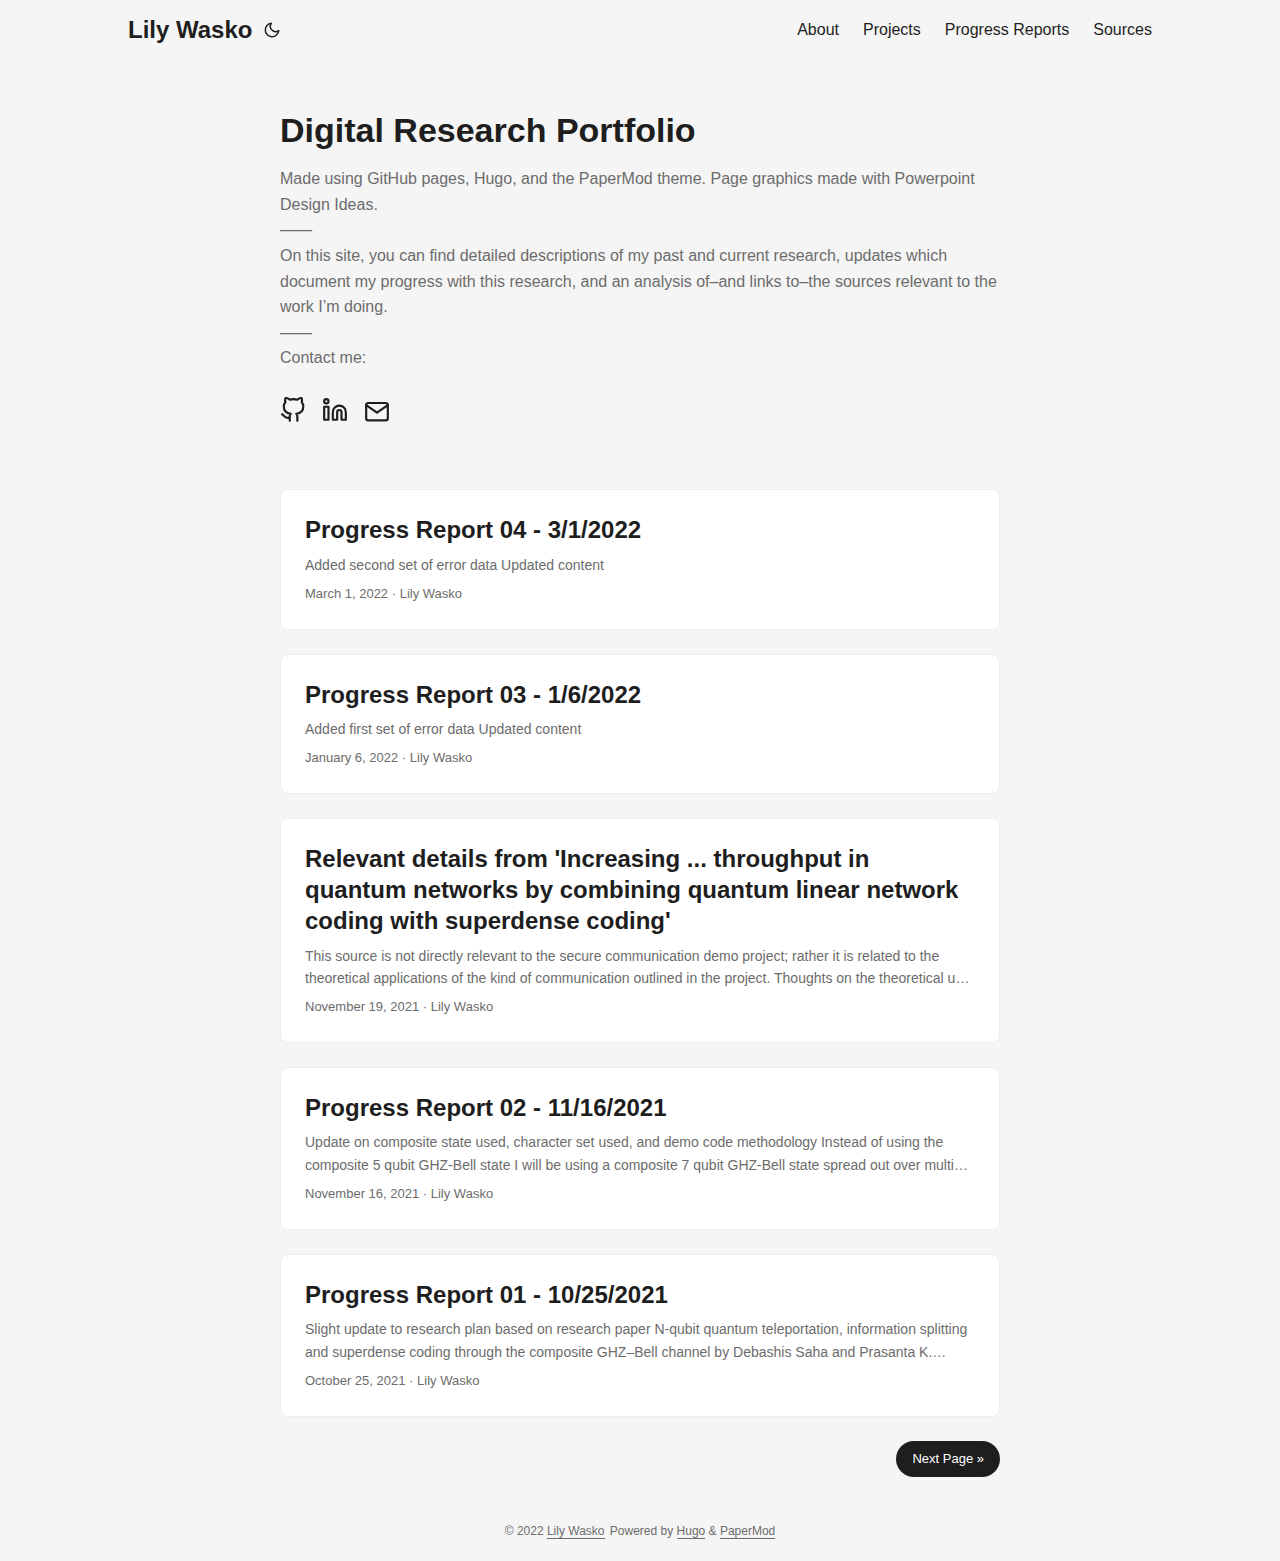
<file: page/1/index.html>
<!DOCTYPE html><html><head><title>https://8-bit-confusion.github.io/</title><link rel="canonical" href="https://8-bit-confusion.github.io/"/><meta name="robots" content="noindex"><meta charset="utf-8" /><meta http-equiv="refresh" content="0; url=https://8-bit-confusion.github.io/" /></head></html>
</file>
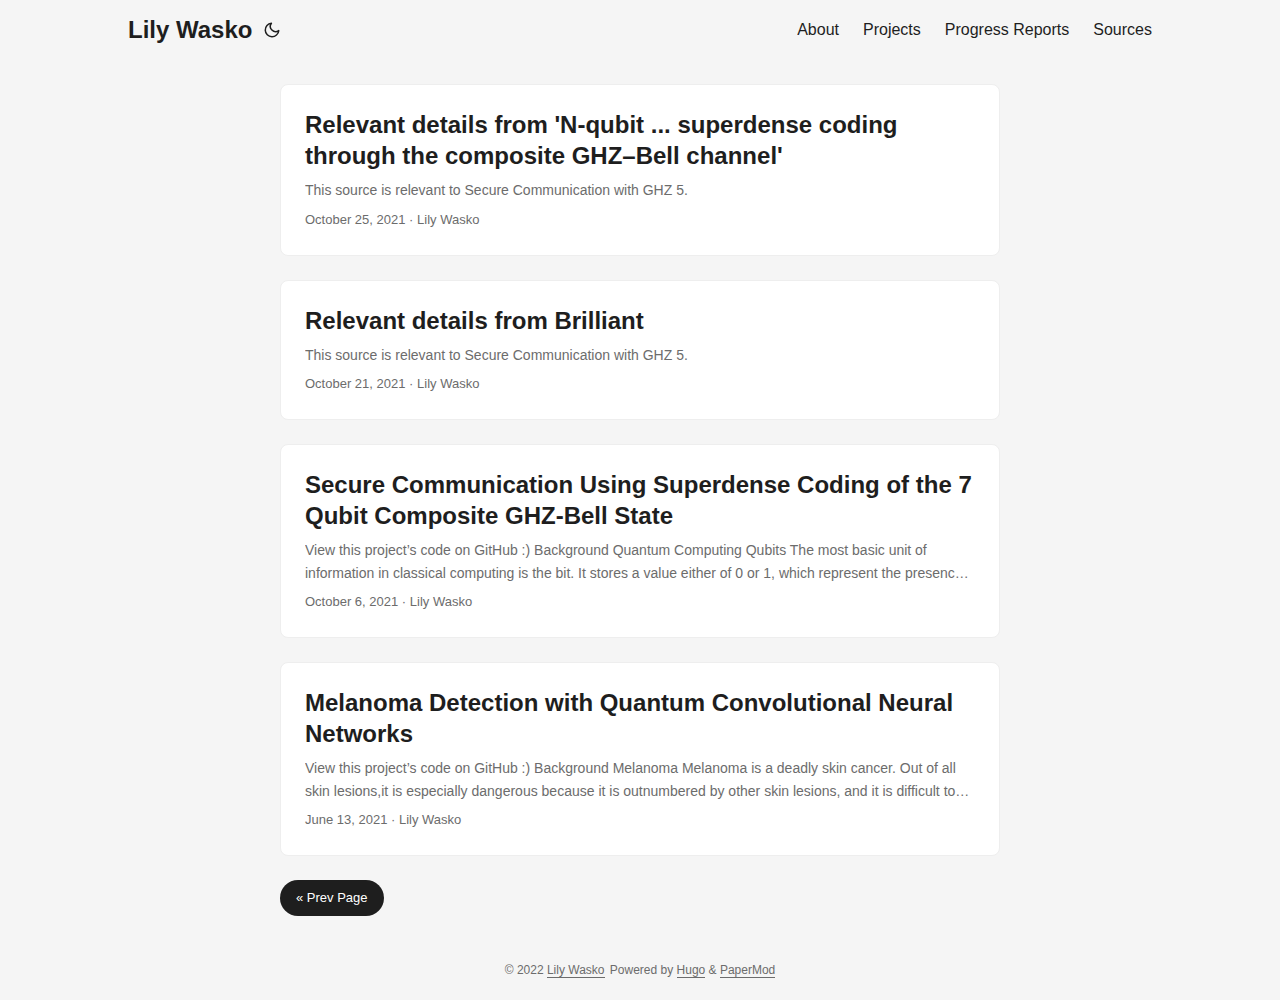
<file: page/2/index.html>
<!DOCTYPE html>
<html lang="en" dir="auto">

<head><meta charset="utf-8">
<meta http-equiv="X-UA-Compatible" content="IE=edge">
<meta name="viewport" content="width=device-width, initial-scale=1, shrink-to-fit=no">
<meta name="robots" content="index, follow">
<title>Lily Wasko</title>

<meta name="description" content="">
<meta name="author" content="Lily Wasko">
<link rel="canonical" href="https://8-bit-confusion.github.io/" />
<link crossorigin="anonymous" href="/assets/css/stylesheet.min.c88963fe2d79462000fd0fb1b3737783c32855d340583e4523343f8735c787f0.css" integrity="sha256-yIlj/i15RiAA/Q&#43;xs3N3g8MoVdNAWD5FIzQ/hzXHh/A=" rel="preload stylesheet" as="style">
<link rel="icon" href="https://8-bit-confusion.github.io/favicon.ico">
<link rel="icon" type="image/png" sizes="16x16" href="https://8-bit-confusion.github.io/favicon-16x16.png">
<link rel="icon" type="image/png" sizes="32x32" href="https://8-bit-confusion.github.io/favicon-32x32.png">
<link rel="apple-touch-icon" href="https://8-bit-confusion.github.io/apple-touch-icon.png">
<link rel="mask-icon" href="https://8-bit-confusion.github.io/safari-pinned-tab.svg">
<meta name="theme-color" content="#2e2e33">
<meta name="msapplication-TileColor" content="#2e2e33">
<meta name="generator" content="Hugo 0.88.1" />
<link rel="alternate" type="application/rss+xml" href="https://8-bit-confusion.github.io/index.xml">
<link rel="alternate" type="application/json" href="https://8-bit-confusion.github.io/index.json">
<noscript>
    <style>
        #theme-toggle,
        .top-link {
            display: none;
        }

    </style>
</noscript><meta property="og:title" content="Lily Wasko" />
<meta property="og:description" content="" />
<meta property="og:type" content="website" />
<meta property="og:url" content="https://8-bit-confusion.github.io/" />

<meta name="twitter:card" content="summary"/>
<meta name="twitter:title" content="Lily Wasko"/>
<meta name="twitter:description" content=""/>

<script type="application/ld+json">
{
  "@context": "https://schema.org",
  "@type": "Organization",
  "name": "Lily Wasko",
  "url": "https://8-bit-confusion.github.io",
  "description": "",
  "thumbnailUrl": "https://8-bit-confusion.github.io/favicon.ico",
  "sameAs": [
      "https://github.com/8-bit-confusion", "https://www.linkedin.com/in/lily-wasko", "mailto:lilywasko@gmail.com"
  ]
}
</script>
</head>

<body class="list" id="top">
<script>
    if (localStorage.getItem("pref-theme") === "dark") {
        document.body.classList.add('dark');
    }

</script>

<header class="header">
    <nav class="nav">
        <div class="logo">
            <a href="https://8-bit-confusion.github.io" accesskey="h" title="Lily Wasko (Alt + H)">Lily Wasko</a>
            <span class="logo-switches">
                <button id="theme-toggle" accesskey="t" title="(Alt + T)">
                    <svg id="moon" xmlns="http://www.w3.org/2000/svg" width="24" height="24" viewBox="0 0 24 24"
                        fill="none" stroke="currentColor" stroke-width="2" stroke-linecap="round"
                        stroke-linejoin="round">
                        <path d="M21 12.79A9 9 0 1 1 11.21 3 7 7 0 0 0 21 12.79z"></path>
                    </svg>
                    <svg id="sun" xmlns="http://www.w3.org/2000/svg" width="24" height="24" viewBox="0 0 24 24"
                        fill="none" stroke="currentColor" stroke-width="2" stroke-linecap="round"
                        stroke-linejoin="round">
                        <circle cx="12" cy="12" r="5"></circle>
                        <line x1="12" y1="1" x2="12" y2="3"></line>
                        <line x1="12" y1="21" x2="12" y2="23"></line>
                        <line x1="4.22" y1="4.22" x2="5.64" y2="5.64"></line>
                        <line x1="18.36" y1="18.36" x2="19.78" y2="19.78"></line>
                        <line x1="1" y1="12" x2="3" y2="12"></line>
                        <line x1="21" y1="12" x2="23" y2="12"></line>
                        <line x1="4.22" y1="19.78" x2="5.64" y2="18.36"></line>
                        <line x1="18.36" y1="5.64" x2="19.78" y2="4.22"></line>
                    </svg>
                </button>
            </span>
        </div>
        <ul id="menu">
            <li>
                <a href="https://8-bit-confusion.github.io/about/" title="About">
                    <span>About</span>
                </a>
            </li>
            <li>
                <a href="https://8-bit-confusion.github.io/en/projects/" title="Projects">
                    <span>Projects</span>
                </a>
            </li>
            <li>
                <a href="https://8-bit-confusion.github.io/progress-reports" title="Progress Reports">
                    <span>Progress Reports</span>
                </a>
            </li>
            <li>
                <a href="https://8-bit-confusion.github.io/sources/" title="Sources">
                    <span>Sources</span>
                </a>
            </li>
        </ul>
    </nav>
</header>
<main class="main"> 

<article class="post-entry"> 
  <header class="entry-header">
    <h2>Relevant details from &#39;N-qubit ... superdense coding through the composite GHZ–Bell channel&#39;
    </h2>
  </header>
  <section class="entry-content">
    <p>This source is relevant to Secure Communication with GHZ 5.</p>
  </section>
  <footer class="entry-footer"><span title='2021-10-25 00:00:00 +0000 UTC'>October 25, 2021</span>&nbsp;·&nbsp;Lily Wasko</footer>
  <a class="entry-link" aria-label="post link to Relevant details from &#39;N-qubit ... superdense coding through the composite GHZ–Bell channel&#39;" href="https://8-bit-confusion.github.io/en/sources/d-saha-and-p-panigrah/"></a>
</article>

<article class="post-entry"> 
  <header class="entry-header">
    <h2>Relevant details from Brilliant
    </h2>
  </header>
  <section class="entry-content">
    <p>This source is relevant to Secure Communication with GHZ 5.</p>
  </section>
  <footer class="entry-footer"><span title='2021-10-21 00:00:00 +0000 UTC'>October 21, 2021</span>&nbsp;·&nbsp;Lily Wasko</footer>
  <a class="entry-link" aria-label="post link to Relevant details from Brilliant" href="https://8-bit-confusion.github.io/en/sources/brilliant/"></a>
</article>

<article class="post-entry"> 
  <header class="entry-header">
    <h2>Secure Communication Using Superdense Coding of the 7 Qubit Composite GHZ-Bell State
    </h2>
  </header>
  <section class="entry-content">
    <p>View this project’s code on GitHub :)
Background Quantum Computing Qubits The most basic unit of information in classical computing is the bit. It stores a value either of 0 or 1, which represent the presence or absence of electrons in a transistor.
In quantum computing, however, the most basic unit of information is the qubit. A qubit, like a bit, can store either 0 or 1, but it also has the unique ability to store a value that is both 0 and 1: a superposition state....</p>
  </section>
  <footer class="entry-footer"><span title='2021-10-06 00:00:00 +0000 UTC'>October 6, 2021</span>&nbsp;·&nbsp;Lily Wasko</footer>
  <a class="entry-link" aria-label="post link to Secure Communication Using Superdense Coding of the 7 Qubit Composite GHZ-Bell State" href="https://8-bit-confusion.github.io/en/projects/qsdc-comm/"></a>
</article>

<article class="post-entry"> 
  <header class="entry-header">
    <h2>Melanoma Detection with Quantum Convolutional Neural Networks
    </h2>
  </header>
  <section class="entry-content">
    <p>View this project’s code on GitHub :)
Background  Melanoma  Melanoma is a deadly skin cancer. Out of all skin lesions,it is especially dangerous because it is outnumbered by other skin lesions, and it is difficult to identify. However, melanoma is best treated when caught early, so treatment relies on rapid identification.
According to the Skin Cancer Foundation, an estimated 7,180 people will die from melanoma in 2021 alone....</p>
  </section>
  <footer class="entry-footer"><span title='2021-06-13 00:00:00 +0000 UTC'>June 13, 2021</span>&nbsp;·&nbsp;Lily Wasko</footer>
  <a class="entry-link" aria-label="post link to Melanoma Detection with Quantum Convolutional Neural Networks" href="https://8-bit-confusion.github.io/en/projects/mdwqcnn/"></a>
</article>
<footer class="page-footer">
  <nav class="pagination">
    <a class="prev" href="https://8-bit-confusion.github.io/">« Prev Page</a>
  </nav>
</footer>
    </main>
    
<footer class="footer">
    <span>&copy; 2022 <a href="https://8-bit-confusion.github.io">Lily Wasko</a></span>
    <span>
        Powered by
        <a href="https://gohugo.io/" rel="noopener noreferrer" target="_blank">Hugo</a> &
        <a href="https://git.io/hugopapermod" rel="noopener" target="_blank">PaperMod</a>
    </span>
</footer>
<a href="#top" aria-label="go to top" title="Go to Top (Alt + G)" class="top-link" id="top-link" accesskey="g">
    <svg xmlns="http://www.w3.org/2000/svg" viewBox="0 0 12 6" fill="currentColor">
        <path d="M12 6H0l6-6z" />
    </svg>
</a>

<script>
    let menu = document.getElementById('menu')
    if (menu) {
        menu.scrollLeft = localStorage.getItem("menu-scroll-position");
        menu.onscroll = function () {
            localStorage.setItem("menu-scroll-position", menu.scrollLeft);
        }
    }

    document.querySelectorAll('a[href^="#"]').forEach(anchor => {
        anchor.addEventListener("click", function (e) {
            e.preventDefault();
            var id = this.getAttribute("href").substr(1);
            if (!window.matchMedia('(prefers-reduced-motion: reduce)').matches) {
                document.querySelector(`[id='${decodeURIComponent(id)}']`).scrollIntoView({
                    behavior: "smooth"
                });
            } else {
                document.querySelector(`[id='${decodeURIComponent(id)}']`).scrollIntoView();
            }
            if (id === "top") {
                history.replaceState(null, null, " ");
            } else {
                history.pushState(null, null, `#${id}`);
            }
        });
    });

</script>
<script>
    var mybutton = document.getElementById("top-link");
    window.onscroll = function () {
        if (document.body.scrollTop > 800 || document.documentElement.scrollTop > 800) {
            mybutton.style.visibility = "visible";
            mybutton.style.opacity = "1";
        } else {
            mybutton.style.visibility = "hidden";
            mybutton.style.opacity = "0";
        }
    };

</script>
<script>
    document.getElementById("theme-toggle").addEventListener("click", () => {
        if (document.body.className.includes("dark")) {
            document.body.classList.remove('dark');
            localStorage.setItem("pref-theme", 'light');
        } else {
            document.body.classList.add('dark');
            localStorage.setItem("pref-theme", 'dark');
        }
    })

</script>
</body>

</html>
</file>
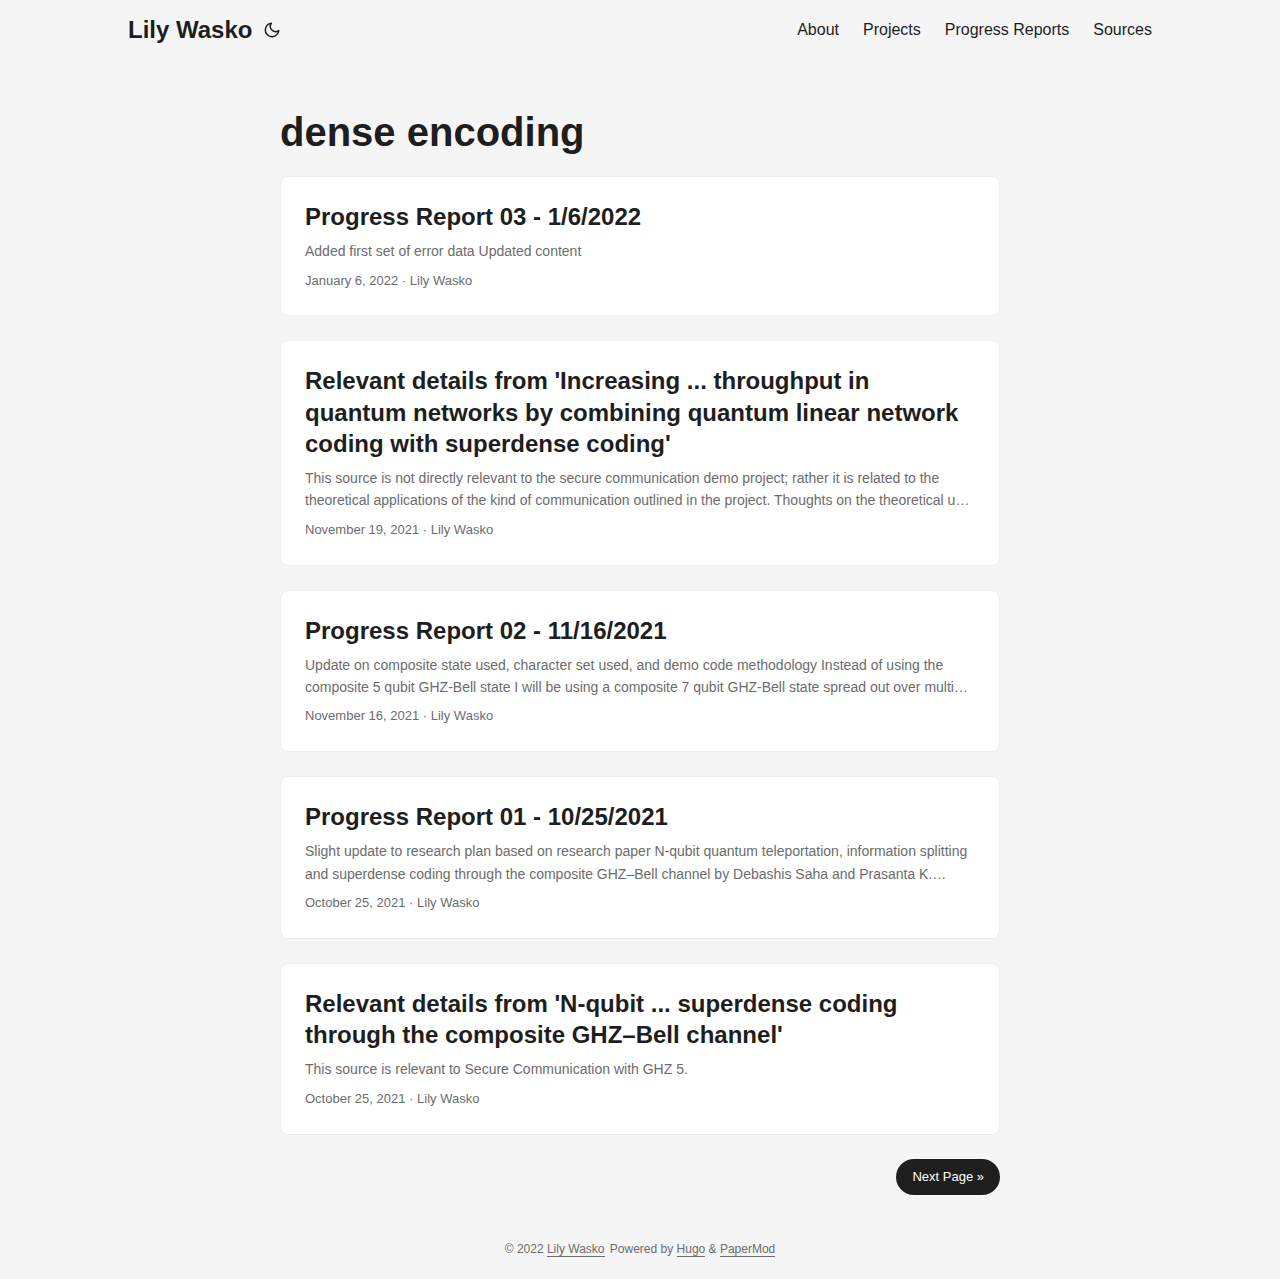
<file: tags/dense-encoding/index.html>
<!DOCTYPE html>
<html lang="en" dir="auto">

<head><meta charset="utf-8">
<meta http-equiv="X-UA-Compatible" content="IE=edge">
<meta name="viewport" content="width=device-width, initial-scale=1, shrink-to-fit=no">
<meta name="robots" content="index, follow">
<title>dense encoding | Lily Wasko</title>
<meta name="keywords" content="" />
<meta name="description" content="">
<meta name="author" content="Lily Wasko">
<link rel="canonical" href="https://8-bit-confusion.github.io/tags/dense-encoding/" />
<link crossorigin="anonymous" href="/assets/css/stylesheet.min.c88963fe2d79462000fd0fb1b3737783c32855d340583e4523343f8735c787f0.css" integrity="sha256-yIlj/i15RiAA/Q&#43;xs3N3g8MoVdNAWD5FIzQ/hzXHh/A=" rel="preload stylesheet" as="style">
<link rel="icon" href="https://8-bit-confusion.github.io/favicon.ico">
<link rel="icon" type="image/png" sizes="16x16" href="https://8-bit-confusion.github.io/favicon-16x16.png">
<link rel="icon" type="image/png" sizes="32x32" href="https://8-bit-confusion.github.io/favicon-32x32.png">
<link rel="apple-touch-icon" href="https://8-bit-confusion.github.io/apple-touch-icon.png">
<link rel="mask-icon" href="https://8-bit-confusion.github.io/safari-pinned-tab.svg">
<meta name="theme-color" content="#2e2e33">
<meta name="msapplication-TileColor" content="#2e2e33">
<meta name="generator" content="Hugo 0.88.1" />
<link rel="alternate" type="application/rss+xml" href="https://8-bit-confusion.github.io/tags/dense-encoding/index.xml">
<noscript>
    <style>
        #theme-toggle,
        .top-link {
            display: none;
        }

    </style>
</noscript><meta property="og:title" content="dense encoding" />
<meta property="og:description" content="" />
<meta property="og:type" content="website" />
<meta property="og:url" content="https://8-bit-confusion.github.io/tags/dense-encoding/" />

<meta name="twitter:card" content="summary"/>
<meta name="twitter:title" content="dense encoding"/>
<meta name="twitter:description" content=""/>

</head>

<body class="list" id="top">
<script>
    if (localStorage.getItem("pref-theme") === "dark") {
        document.body.classList.add('dark');
    }

</script>

<header class="header">
    <nav class="nav">
        <div class="logo">
            <a href="https://8-bit-confusion.github.io" accesskey="h" title="Lily Wasko (Alt + H)">Lily Wasko</a>
            <span class="logo-switches">
                <button id="theme-toggle" accesskey="t" title="(Alt + T)">
                    <svg id="moon" xmlns="http://www.w3.org/2000/svg" width="24" height="24" viewBox="0 0 24 24"
                        fill="none" stroke="currentColor" stroke-width="2" stroke-linecap="round"
                        stroke-linejoin="round">
                        <path d="M21 12.79A9 9 0 1 1 11.21 3 7 7 0 0 0 21 12.79z"></path>
                    </svg>
                    <svg id="sun" xmlns="http://www.w3.org/2000/svg" width="24" height="24" viewBox="0 0 24 24"
                        fill="none" stroke="currentColor" stroke-width="2" stroke-linecap="round"
                        stroke-linejoin="round">
                        <circle cx="12" cy="12" r="5"></circle>
                        <line x1="12" y1="1" x2="12" y2="3"></line>
                        <line x1="12" y1="21" x2="12" y2="23"></line>
                        <line x1="4.22" y1="4.22" x2="5.64" y2="5.64"></line>
                        <line x1="18.36" y1="18.36" x2="19.78" y2="19.78"></line>
                        <line x1="1" y1="12" x2="3" y2="12"></line>
                        <line x1="21" y1="12" x2="23" y2="12"></line>
                        <line x1="4.22" y1="19.78" x2="5.64" y2="18.36"></line>
                        <line x1="18.36" y1="5.64" x2="19.78" y2="4.22"></line>
                    </svg>
                </button>
            </span>
        </div>
        <ul id="menu">
            <li>
                <a href="https://8-bit-confusion.github.io/about/" title="About">
                    <span>About</span>
                </a>
            </li>
            <li>
                <a href="https://8-bit-confusion.github.io/en/projects/" title="Projects">
                    <span>Projects</span>
                </a>
            </li>
            <li>
                <a href="https://8-bit-confusion.github.io/progress-reports" title="Progress Reports">
                    <span>Progress Reports</span>
                </a>
            </li>
            <li>
                <a href="https://8-bit-confusion.github.io/sources/" title="Sources">
                    <span>Sources</span>
                </a>
            </li>
        </ul>
    </nav>
</header>
<main class="main"> 
<header class="page-header">
  <h1>dense encoding</h1>
</header>

<article class="post-entry tag-entry"> 
  <header class="entry-header">
    <h2>Progress Report 03 - 1/6/2022
    </h2>
  </header>
  <section class="entry-content">
    <p>Added first set of error data
Updated content</p>
  </section>
  <footer class="entry-footer"><span title='2022-01-06 00:00:00 +0000 UTC'>January 6, 2022</span>&nbsp;·&nbsp;Lily Wasko</footer>
  <a class="entry-link" aria-label="post link to Progress Report 03 - 1/6/2022" href="https://8-bit-confusion.github.io/en/progress-reports/1-6-2022/"></a>
</article>

<article class="post-entry tag-entry"> 
  <header class="entry-header">
    <h2>Relevant details from &#39;Increasing ... throughput in quantum networks by combining quantum linear network coding with superdense coding&#39;
    </h2>
  </header>
  <section class="entry-content">
    <p>This source is not directly relevant to the secure communication demo project; rather it is related to the theoretical applications of the kind of communication outlined in the project.
Thoughts on the theoretical use of qubits in quantum communication networks based on research paper
Increasing the classical data throughput in quantum networks by combining quantum linear network coding with superdense coding
by Steven Herbert:
It is interesting to note the idea of having nodes A and B, each capable of generating entangled pairs, where B continually sends entangled pair halves to A and A continually sends those pairs, encoded, back to B....</p>
  </section>
  <footer class="entry-footer"><span title='2021-11-19 00:00:00 +0000 UTC'>November 19, 2021</span>&nbsp;·&nbsp;Lily Wasko</footer>
  <a class="entry-link" aria-label="post link to Relevant details from &#39;Increasing ... throughput in quantum networks by combining quantum linear network coding with superdense coding&#39;" href="https://8-bit-confusion.github.io/en/sources/s-herbert/"></a>
</article>

<article class="post-entry tag-entry"> 
  <header class="entry-header">
    <h2>Progress Report 02 - 11/16/2021
    </h2>
  </header>
  <section class="entry-content">
    <p>Update on composite state used, character set used, and demo code methodology
Instead of using the composite 5 qubit GHZ-Bell state
I will be using a composite 7 qubit GHZ-Bell state
spread out over multiple circuit runs on the quantum computer.
Updated content
To do this, I will be using super dense coding of one GHZ state and two Bell state entangled groups. The GHZ state and the first Bell state will be entangled, encoded, passed through a series of identity gates, decoded, and measured, and then the second Bell state will go through the same procedure....</p>
  </section>
  <footer class="entry-footer"><span title='2021-11-16 00:00:00 +0000 UTC'>November 16, 2021</span>&nbsp;·&nbsp;Lily Wasko</footer>
  <a class="entry-link" aria-label="post link to Progress Report 02 - 11/16/2021" href="https://8-bit-confusion.github.io/en/progress-reports/11-16-2021/"></a>
</article>

<article class="post-entry tag-entry"> 
  <header class="entry-header">
    <h2>Progress Report 01 - 10/25/2021
    </h2>
  </header>
  <section class="entry-content">
    <p>Slight update to research plan based on research paper
N-qubit quantum teleportation, information splitting and superdense coding through the composite GHZ–Bell channel
by Debashis Saha and Prasanta K. Panigrahi:
Since N&#43;1 qubits must be acted on in order to encode 2N &#43; 1 classical bits, the pure GHZ 5 state is useless for superdense coding, and is being abandoned for the secure communication demo in favor of the composite GHZ-Bell state outlined in the research above....</p>
  </section>
  <footer class="entry-footer"><span title='2021-10-25 00:00:00 +0000 UTC'>October 25, 2021</span>&nbsp;·&nbsp;Lily Wasko</footer>
  <a class="entry-link" aria-label="post link to Progress Report 01 - 10/25/2021" href="https://8-bit-confusion.github.io/en/progress-reports/10-25-2021/"></a>
</article>

<article class="post-entry tag-entry"> 
  <header class="entry-header">
    <h2>Relevant details from &#39;N-qubit ... superdense coding through the composite GHZ–Bell channel&#39;
    </h2>
  </header>
  <section class="entry-content">
    <p>This source is relevant to Secure Communication with GHZ 5.</p>
  </section>
  <footer class="entry-footer"><span title='2021-10-25 00:00:00 +0000 UTC'>October 25, 2021</span>&nbsp;·&nbsp;Lily Wasko</footer>
  <a class="entry-link" aria-label="post link to Relevant details from &#39;N-qubit ... superdense coding through the composite GHZ–Bell channel&#39;" href="https://8-bit-confusion.github.io/en/sources/d-saha-and-p-panigrah/"></a>
</article>
<footer class="page-footer">
  <nav class="pagination">
    <a class="next" href="https://8-bit-confusion.github.io/tags/dense-encoding/page/2/">Next Page »</a>
  </nav>
</footer>
    </main>
    
<footer class="footer">
    <span>&copy; 2022 <a href="https://8-bit-confusion.github.io">Lily Wasko</a></span>
    <span>
        Powered by
        <a href="https://gohugo.io/" rel="noopener noreferrer" target="_blank">Hugo</a> &
        <a href="https://git.io/hugopapermod" rel="noopener" target="_blank">PaperMod</a>
    </span>
</footer>
<a href="#top" aria-label="go to top" title="Go to Top (Alt + G)" class="top-link" id="top-link" accesskey="g">
    <svg xmlns="http://www.w3.org/2000/svg" viewBox="0 0 12 6" fill="currentColor">
        <path d="M12 6H0l6-6z" />
    </svg>
</a>

<script>
    let menu = document.getElementById('menu')
    if (menu) {
        menu.scrollLeft = localStorage.getItem("menu-scroll-position");
        menu.onscroll = function () {
            localStorage.setItem("menu-scroll-position", menu.scrollLeft);
        }
    }

    document.querySelectorAll('a[href^="#"]').forEach(anchor => {
        anchor.addEventListener("click", function (e) {
            e.preventDefault();
            var id = this.getAttribute("href").substr(1);
            if (!window.matchMedia('(prefers-reduced-motion: reduce)').matches) {
                document.querySelector(`[id='${decodeURIComponent(id)}']`).scrollIntoView({
                    behavior: "smooth"
                });
            } else {
                document.querySelector(`[id='${decodeURIComponent(id)}']`).scrollIntoView();
            }
            if (id === "top") {
                history.replaceState(null, null, " ");
            } else {
                history.pushState(null, null, `#${id}`);
            }
        });
    });

</script>
<script>
    var mybutton = document.getElementById("top-link");
    window.onscroll = function () {
        if (document.body.scrollTop > 800 || document.documentElement.scrollTop > 800) {
            mybutton.style.visibility = "visible";
            mybutton.style.opacity = "1";
        } else {
            mybutton.style.visibility = "hidden";
            mybutton.style.opacity = "0";
        }
    };

</script>
<script>
    document.getElementById("theme-toggle").addEventListener("click", () => {
        if (document.body.className.includes("dark")) {
            document.body.classList.remove('dark');
            localStorage.setItem("pref-theme", 'light');
        } else {
            document.body.classList.add('dark');
            localStorage.setItem("pref-theme", 'dark');
        }
    })

</script>
</body>

</html>
</file>
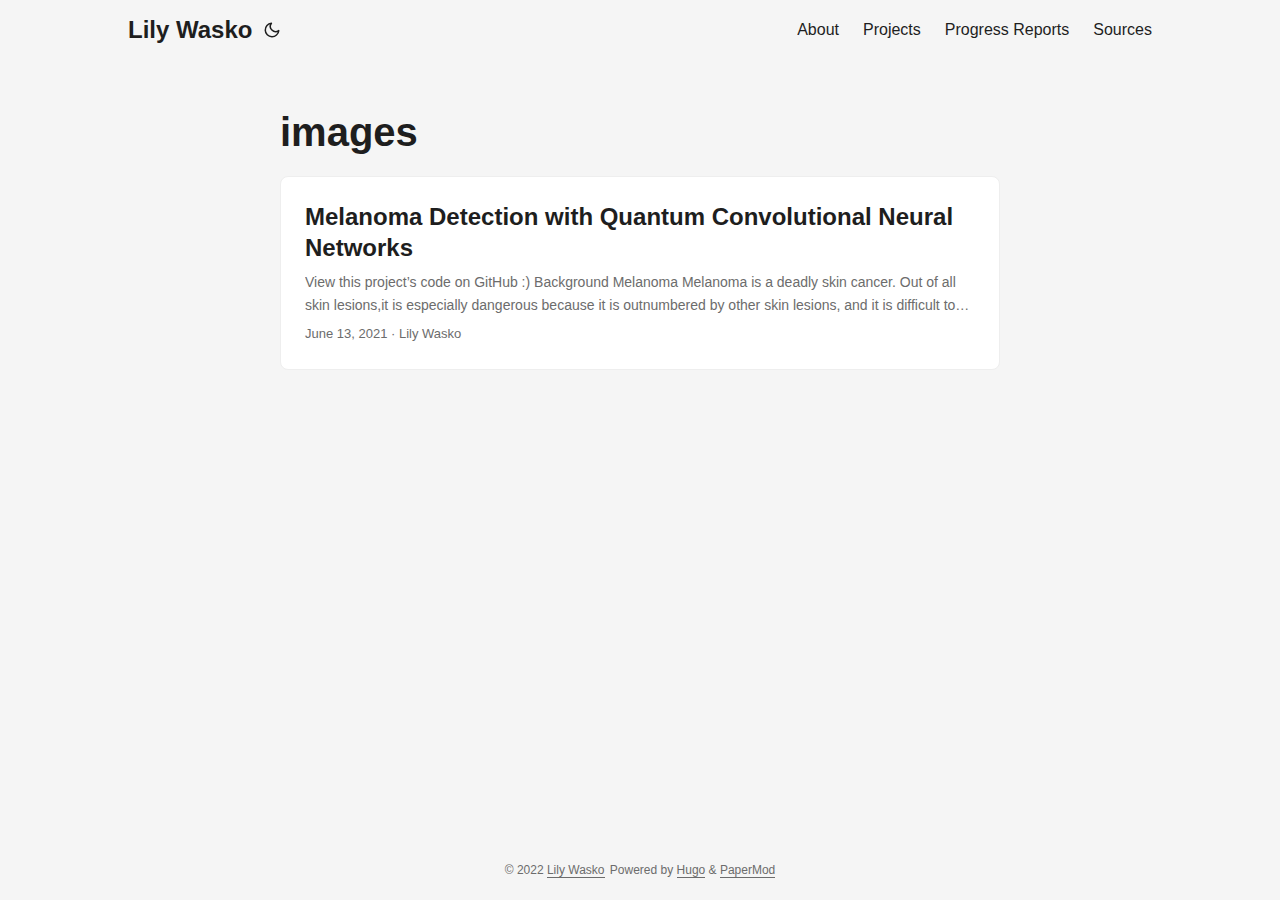
<file: tags/images/index.html>
<!DOCTYPE html>
<html lang="en" dir="auto">

<head><meta charset="utf-8">
<meta http-equiv="X-UA-Compatible" content="IE=edge">
<meta name="viewport" content="width=device-width, initial-scale=1, shrink-to-fit=no">
<meta name="robots" content="index, follow">
<title>images | Lily Wasko</title>
<meta name="keywords" content="" />
<meta name="description" content="">
<meta name="author" content="Lily Wasko">
<link rel="canonical" href="https://8-bit-confusion.github.io/tags/images/" />
<link crossorigin="anonymous" href="/assets/css/stylesheet.min.c88963fe2d79462000fd0fb1b3737783c32855d340583e4523343f8735c787f0.css" integrity="sha256-yIlj/i15RiAA/Q&#43;xs3N3g8MoVdNAWD5FIzQ/hzXHh/A=" rel="preload stylesheet" as="style">
<link rel="icon" href="https://8-bit-confusion.github.io/favicon.ico">
<link rel="icon" type="image/png" sizes="16x16" href="https://8-bit-confusion.github.io/favicon-16x16.png">
<link rel="icon" type="image/png" sizes="32x32" href="https://8-bit-confusion.github.io/favicon-32x32.png">
<link rel="apple-touch-icon" href="https://8-bit-confusion.github.io/apple-touch-icon.png">
<link rel="mask-icon" href="https://8-bit-confusion.github.io/safari-pinned-tab.svg">
<meta name="theme-color" content="#2e2e33">
<meta name="msapplication-TileColor" content="#2e2e33">
<meta name="generator" content="Hugo 0.88.1" />
<link rel="alternate" type="application/rss+xml" href="https://8-bit-confusion.github.io/tags/images/index.xml">
<noscript>
    <style>
        #theme-toggle,
        .top-link {
            display: none;
        }

    </style>
</noscript><meta property="og:title" content="images" />
<meta property="og:description" content="" />
<meta property="og:type" content="website" />
<meta property="og:url" content="https://8-bit-confusion.github.io/tags/images/" />

<meta name="twitter:card" content="summary"/>
<meta name="twitter:title" content="images"/>
<meta name="twitter:description" content=""/>

</head>

<body class="list" id="top">
<script>
    if (localStorage.getItem("pref-theme") === "dark") {
        document.body.classList.add('dark');
    }

</script>

<header class="header">
    <nav class="nav">
        <div class="logo">
            <a href="https://8-bit-confusion.github.io" accesskey="h" title="Lily Wasko (Alt + H)">Lily Wasko</a>
            <span class="logo-switches">
                <button id="theme-toggle" accesskey="t" title="(Alt + T)">
                    <svg id="moon" xmlns="http://www.w3.org/2000/svg" width="24" height="24" viewBox="0 0 24 24"
                        fill="none" stroke="currentColor" stroke-width="2" stroke-linecap="round"
                        stroke-linejoin="round">
                        <path d="M21 12.79A9 9 0 1 1 11.21 3 7 7 0 0 0 21 12.79z"></path>
                    </svg>
                    <svg id="sun" xmlns="http://www.w3.org/2000/svg" width="24" height="24" viewBox="0 0 24 24"
                        fill="none" stroke="currentColor" stroke-width="2" stroke-linecap="round"
                        stroke-linejoin="round">
                        <circle cx="12" cy="12" r="5"></circle>
                        <line x1="12" y1="1" x2="12" y2="3"></line>
                        <line x1="12" y1="21" x2="12" y2="23"></line>
                        <line x1="4.22" y1="4.22" x2="5.64" y2="5.64"></line>
                        <line x1="18.36" y1="18.36" x2="19.78" y2="19.78"></line>
                        <line x1="1" y1="12" x2="3" y2="12"></line>
                        <line x1="21" y1="12" x2="23" y2="12"></line>
                        <line x1="4.22" y1="19.78" x2="5.64" y2="18.36"></line>
                        <line x1="18.36" y1="5.64" x2="19.78" y2="4.22"></line>
                    </svg>
                </button>
            </span>
        </div>
        <ul id="menu">
            <li>
                <a href="https://8-bit-confusion.github.io/about/" title="About">
                    <span>About</span>
                </a>
            </li>
            <li>
                <a href="https://8-bit-confusion.github.io/en/projects/" title="Projects">
                    <span>Projects</span>
                </a>
            </li>
            <li>
                <a href="https://8-bit-confusion.github.io/progress-reports" title="Progress Reports">
                    <span>Progress Reports</span>
                </a>
            </li>
            <li>
                <a href="https://8-bit-confusion.github.io/sources/" title="Sources">
                    <span>Sources</span>
                </a>
            </li>
        </ul>
    </nav>
</header>
<main class="main"> 
<header class="page-header">
  <h1>images</h1>
</header>

<article class="post-entry tag-entry"> 
  <header class="entry-header">
    <h2>Melanoma Detection with Quantum Convolutional Neural Networks
    </h2>
  </header>
  <section class="entry-content">
    <p>View this project’s code on GitHub :)
Background  Melanoma  Melanoma is a deadly skin cancer. Out of all skin lesions,it is especially dangerous because it is outnumbered by other skin lesions, and it is difficult to identify. However, melanoma is best treated when caught early, so treatment relies on rapid identification.
According to the Skin Cancer Foundation, an estimated 7,180 people will die from melanoma in 2021 alone....</p>
  </section>
  <footer class="entry-footer"><span title='2021-06-13 00:00:00 +0000 UTC'>June 13, 2021</span>&nbsp;·&nbsp;Lily Wasko</footer>
  <a class="entry-link" aria-label="post link to Melanoma Detection with Quantum Convolutional Neural Networks" href="https://8-bit-confusion.github.io/en/projects/mdwqcnn/"></a>
</article>
    </main>
    
<footer class="footer">
    <span>&copy; 2022 <a href="https://8-bit-confusion.github.io">Lily Wasko</a></span>
    <span>
        Powered by
        <a href="https://gohugo.io/" rel="noopener noreferrer" target="_blank">Hugo</a> &
        <a href="https://git.io/hugopapermod" rel="noopener" target="_blank">PaperMod</a>
    </span>
</footer>
<a href="#top" aria-label="go to top" title="Go to Top (Alt + G)" class="top-link" id="top-link" accesskey="g">
    <svg xmlns="http://www.w3.org/2000/svg" viewBox="0 0 12 6" fill="currentColor">
        <path d="M12 6H0l6-6z" />
    </svg>
</a>

<script>
    let menu = document.getElementById('menu')
    if (menu) {
        menu.scrollLeft = localStorage.getItem("menu-scroll-position");
        menu.onscroll = function () {
            localStorage.setItem("menu-scroll-position", menu.scrollLeft);
        }
    }

    document.querySelectorAll('a[href^="#"]').forEach(anchor => {
        anchor.addEventListener("click", function (e) {
            e.preventDefault();
            var id = this.getAttribute("href").substr(1);
            if (!window.matchMedia('(prefers-reduced-motion: reduce)').matches) {
                document.querySelector(`[id='${decodeURIComponent(id)}']`).scrollIntoView({
                    behavior: "smooth"
                });
            } else {
                document.querySelector(`[id='${decodeURIComponent(id)}']`).scrollIntoView();
            }
            if (id === "top") {
                history.replaceState(null, null, " ");
            } else {
                history.pushState(null, null, `#${id}`);
            }
        });
    });

</script>
<script>
    var mybutton = document.getElementById("top-link");
    window.onscroll = function () {
        if (document.body.scrollTop > 800 || document.documentElement.scrollTop > 800) {
            mybutton.style.visibility = "visible";
            mybutton.style.opacity = "1";
        } else {
            mybutton.style.visibility = "hidden";
            mybutton.style.opacity = "0";
        }
    };

</script>
<script>
    document.getElementById("theme-toggle").addEventListener("click", () => {
        if (document.body.className.includes("dark")) {
            document.body.classList.remove('dark');
            localStorage.setItem("pref-theme", 'light');
        } else {
            document.body.classList.add('dark');
            localStorage.setItem("pref-theme", 'dark');
        }
    })

</script>
</body>

</html>
</file>
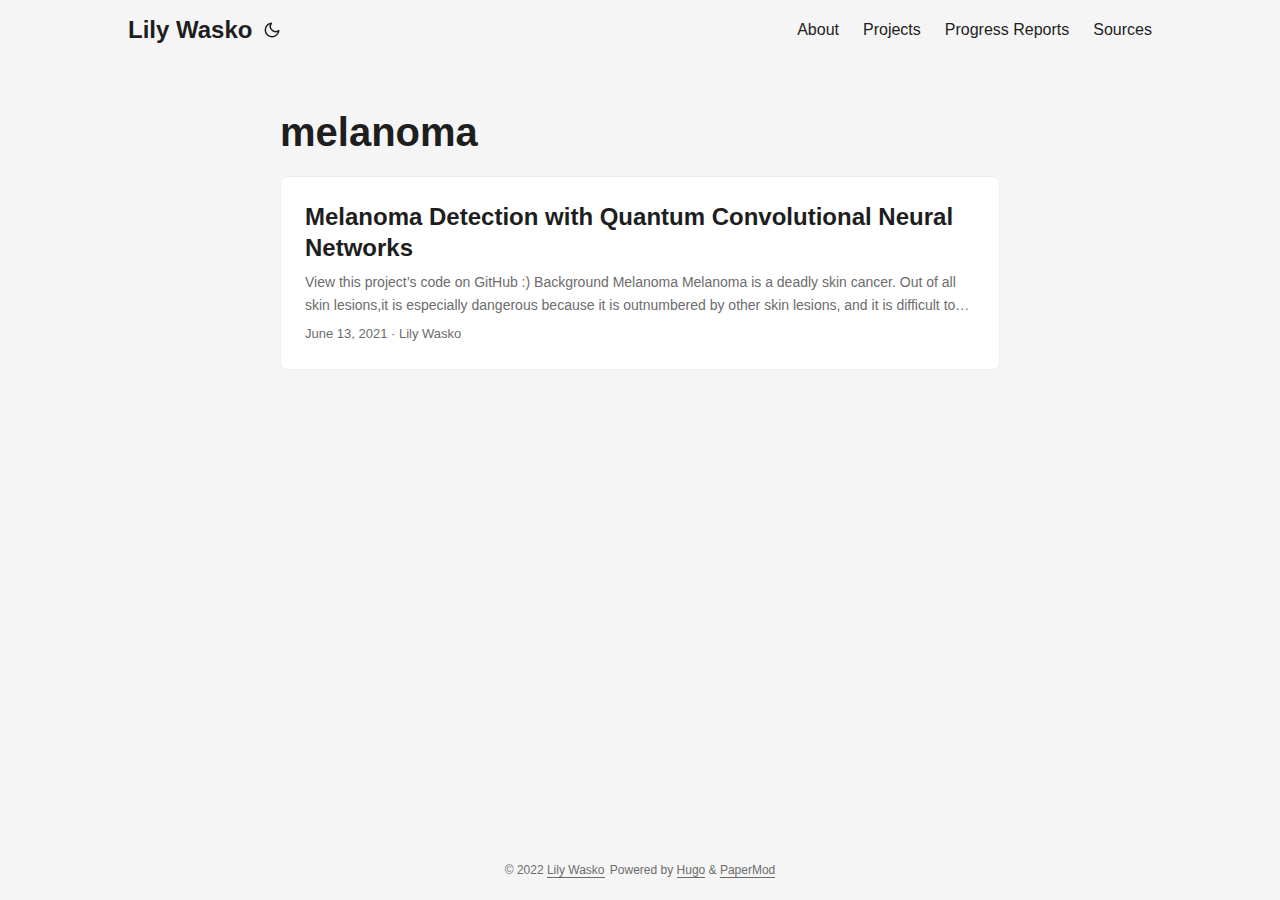
<file: tags/melanoma/index.html>
<!DOCTYPE html>
<html lang="en" dir="auto">

<head><meta charset="utf-8">
<meta http-equiv="X-UA-Compatible" content="IE=edge">
<meta name="viewport" content="width=device-width, initial-scale=1, shrink-to-fit=no">
<meta name="robots" content="index, follow">
<title>melanoma | Lily Wasko</title>
<meta name="keywords" content="" />
<meta name="description" content="">
<meta name="author" content="Lily Wasko">
<link rel="canonical" href="https://8-bit-confusion.github.io/tags/melanoma/" />
<link crossorigin="anonymous" href="/assets/css/stylesheet.min.c88963fe2d79462000fd0fb1b3737783c32855d340583e4523343f8735c787f0.css" integrity="sha256-yIlj/i15RiAA/Q&#43;xs3N3g8MoVdNAWD5FIzQ/hzXHh/A=" rel="preload stylesheet" as="style">
<link rel="icon" href="https://8-bit-confusion.github.io/favicon.ico">
<link rel="icon" type="image/png" sizes="16x16" href="https://8-bit-confusion.github.io/favicon-16x16.png">
<link rel="icon" type="image/png" sizes="32x32" href="https://8-bit-confusion.github.io/favicon-32x32.png">
<link rel="apple-touch-icon" href="https://8-bit-confusion.github.io/apple-touch-icon.png">
<link rel="mask-icon" href="https://8-bit-confusion.github.io/safari-pinned-tab.svg">
<meta name="theme-color" content="#2e2e33">
<meta name="msapplication-TileColor" content="#2e2e33">
<meta name="generator" content="Hugo 0.88.1" />
<link rel="alternate" type="application/rss+xml" href="https://8-bit-confusion.github.io/tags/melanoma/index.xml">
<noscript>
    <style>
        #theme-toggle,
        .top-link {
            display: none;
        }

    </style>
</noscript><meta property="og:title" content="melanoma" />
<meta property="og:description" content="" />
<meta property="og:type" content="website" />
<meta property="og:url" content="https://8-bit-confusion.github.io/tags/melanoma/" />

<meta name="twitter:card" content="summary"/>
<meta name="twitter:title" content="melanoma"/>
<meta name="twitter:description" content=""/>

</head>

<body class="list" id="top">
<script>
    if (localStorage.getItem("pref-theme") === "dark") {
        document.body.classList.add('dark');
    }

</script>

<header class="header">
    <nav class="nav">
        <div class="logo">
            <a href="https://8-bit-confusion.github.io" accesskey="h" title="Lily Wasko (Alt + H)">Lily Wasko</a>
            <span class="logo-switches">
                <button id="theme-toggle" accesskey="t" title="(Alt + T)">
                    <svg id="moon" xmlns="http://www.w3.org/2000/svg" width="24" height="24" viewBox="0 0 24 24"
                        fill="none" stroke="currentColor" stroke-width="2" stroke-linecap="round"
                        stroke-linejoin="round">
                        <path d="M21 12.79A9 9 0 1 1 11.21 3 7 7 0 0 0 21 12.79z"></path>
                    </svg>
                    <svg id="sun" xmlns="http://www.w3.org/2000/svg" width="24" height="24" viewBox="0 0 24 24"
                        fill="none" stroke="currentColor" stroke-width="2" stroke-linecap="round"
                        stroke-linejoin="round">
                        <circle cx="12" cy="12" r="5"></circle>
                        <line x1="12" y1="1" x2="12" y2="3"></line>
                        <line x1="12" y1="21" x2="12" y2="23"></line>
                        <line x1="4.22" y1="4.22" x2="5.64" y2="5.64"></line>
                        <line x1="18.36" y1="18.36" x2="19.78" y2="19.78"></line>
                        <line x1="1" y1="12" x2="3" y2="12"></line>
                        <line x1="21" y1="12" x2="23" y2="12"></line>
                        <line x1="4.22" y1="19.78" x2="5.64" y2="18.36"></line>
                        <line x1="18.36" y1="5.64" x2="19.78" y2="4.22"></line>
                    </svg>
                </button>
            </span>
        </div>
        <ul id="menu">
            <li>
                <a href="https://8-bit-confusion.github.io/about/" title="About">
                    <span>About</span>
                </a>
            </li>
            <li>
                <a href="https://8-bit-confusion.github.io/en/projects/" title="Projects">
                    <span>Projects</span>
                </a>
            </li>
            <li>
                <a href="https://8-bit-confusion.github.io/progress-reports" title="Progress Reports">
                    <span>Progress Reports</span>
                </a>
            </li>
            <li>
                <a href="https://8-bit-confusion.github.io/sources/" title="Sources">
                    <span>Sources</span>
                </a>
            </li>
        </ul>
    </nav>
</header>
<main class="main"> 
<header class="page-header">
  <h1>melanoma</h1>
</header>

<article class="post-entry tag-entry"> 
  <header class="entry-header">
    <h2>Melanoma Detection with Quantum Convolutional Neural Networks
    </h2>
  </header>
  <section class="entry-content">
    <p>View this project’s code on GitHub :)
Background  Melanoma  Melanoma is a deadly skin cancer. Out of all skin lesions,it is especially dangerous because it is outnumbered by other skin lesions, and it is difficult to identify. However, melanoma is best treated when caught early, so treatment relies on rapid identification.
According to the Skin Cancer Foundation, an estimated 7,180 people will die from melanoma in 2021 alone....</p>
  </section>
  <footer class="entry-footer"><span title='2021-06-13 00:00:00 +0000 UTC'>June 13, 2021</span>&nbsp;·&nbsp;Lily Wasko</footer>
  <a class="entry-link" aria-label="post link to Melanoma Detection with Quantum Convolutional Neural Networks" href="https://8-bit-confusion.github.io/en/projects/mdwqcnn/"></a>
</article>
    </main>
    
<footer class="footer">
    <span>&copy; 2022 <a href="https://8-bit-confusion.github.io">Lily Wasko</a></span>
    <span>
        Powered by
        <a href="https://gohugo.io/" rel="noopener noreferrer" target="_blank">Hugo</a> &
        <a href="https://git.io/hugopapermod" rel="noopener" target="_blank">PaperMod</a>
    </span>
</footer>
<a href="#top" aria-label="go to top" title="Go to Top (Alt + G)" class="top-link" id="top-link" accesskey="g">
    <svg xmlns="http://www.w3.org/2000/svg" viewBox="0 0 12 6" fill="currentColor">
        <path d="M12 6H0l6-6z" />
    </svg>
</a>

<script>
    let menu = document.getElementById('menu')
    if (menu) {
        menu.scrollLeft = localStorage.getItem("menu-scroll-position");
        menu.onscroll = function () {
            localStorage.setItem("menu-scroll-position", menu.scrollLeft);
        }
    }

    document.querySelectorAll('a[href^="#"]').forEach(anchor => {
        anchor.addEventListener("click", function (e) {
            e.preventDefault();
            var id = this.getAttribute("href").substr(1);
            if (!window.matchMedia('(prefers-reduced-motion: reduce)').matches) {
                document.querySelector(`[id='${decodeURIComponent(id)}']`).scrollIntoView({
                    behavior: "smooth"
                });
            } else {
                document.querySelector(`[id='${decodeURIComponent(id)}']`).scrollIntoView();
            }
            if (id === "top") {
                history.replaceState(null, null, " ");
            } else {
                history.pushState(null, null, `#${id}`);
            }
        });
    });

</script>
<script>
    var mybutton = document.getElementById("top-link");
    window.onscroll = function () {
        if (document.body.scrollTop > 800 || document.documentElement.scrollTop > 800) {
            mybutton.style.visibility = "visible";
            mybutton.style.opacity = "1";
        } else {
            mybutton.style.visibility = "hidden";
            mybutton.style.opacity = "0";
        }
    };

</script>
<script>
    document.getElementById("theme-toggle").addEventListener("click", () => {
        if (document.body.className.includes("dark")) {
            document.body.classList.remove('dark');
            localStorage.setItem("pref-theme", 'light');
        } else {
            document.body.classList.add('dark');
            localStorage.setItem("pref-theme", 'dark');
        }
    })

</script>
</body>

</html>
</file>
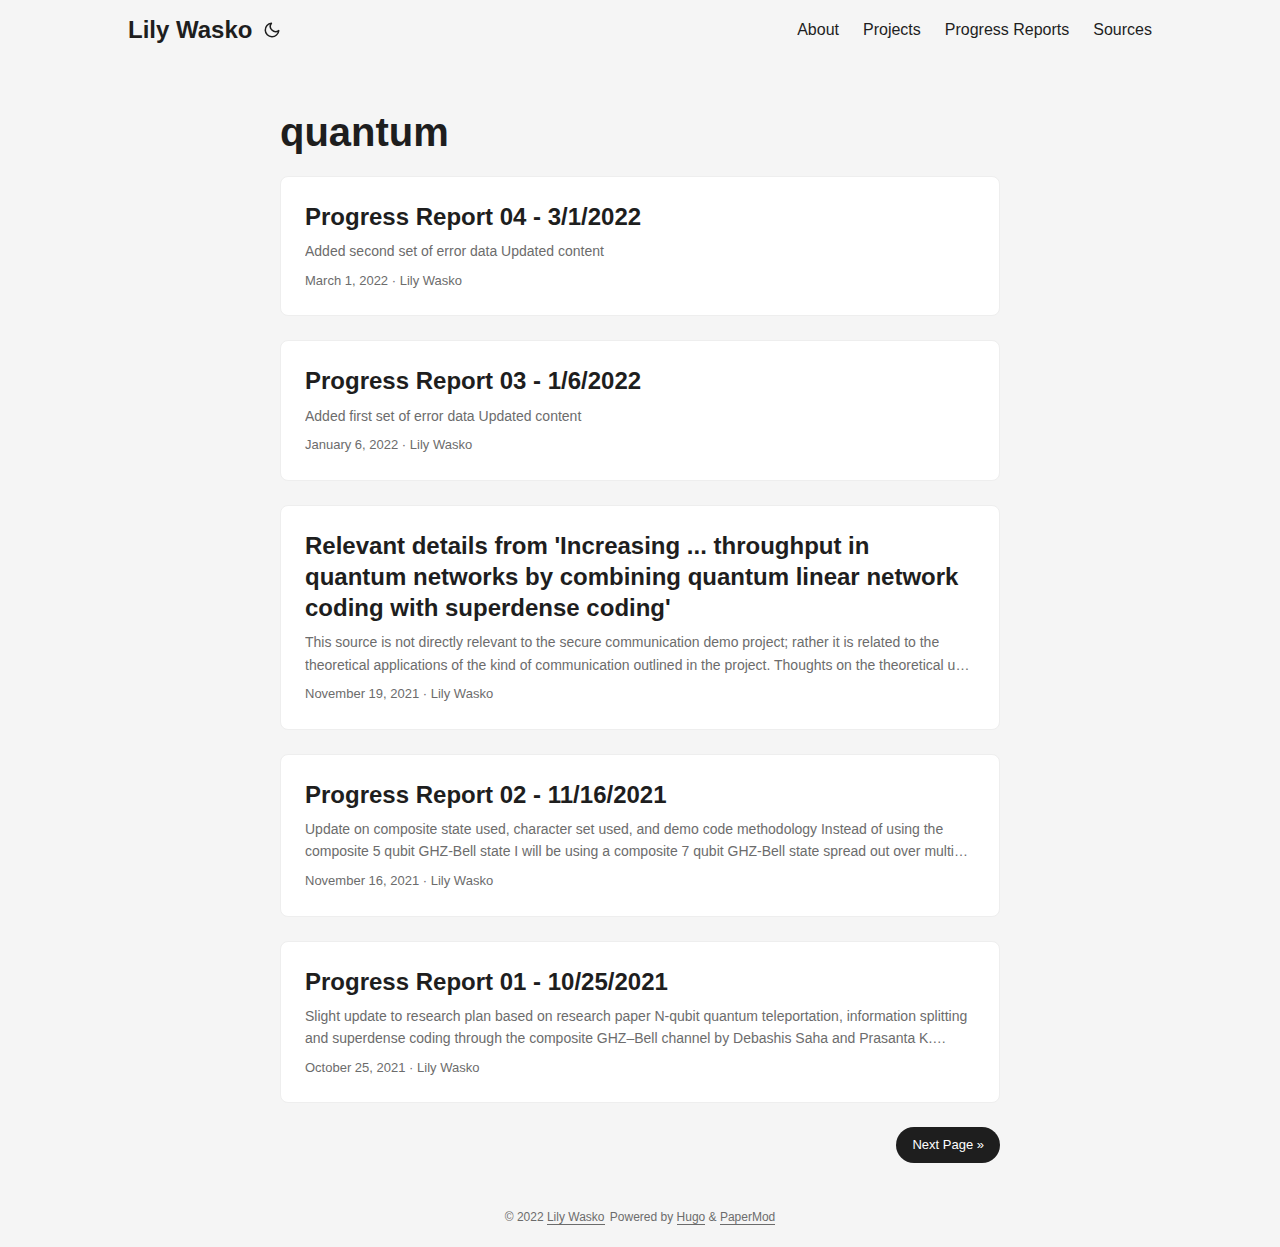
<file: tags/quantum/index.html>
<!DOCTYPE html>
<html lang="en" dir="auto">

<head><meta charset="utf-8">
<meta http-equiv="X-UA-Compatible" content="IE=edge">
<meta name="viewport" content="width=device-width, initial-scale=1, shrink-to-fit=no">
<meta name="robots" content="index, follow">
<title>quantum | Lily Wasko</title>
<meta name="keywords" content="" />
<meta name="description" content="">
<meta name="author" content="Lily Wasko">
<link rel="canonical" href="https://8-bit-confusion.github.io/tags/quantum/" />
<link crossorigin="anonymous" href="/assets/css/stylesheet.min.c88963fe2d79462000fd0fb1b3737783c32855d340583e4523343f8735c787f0.css" integrity="sha256-yIlj/i15RiAA/Q&#43;xs3N3g8MoVdNAWD5FIzQ/hzXHh/A=" rel="preload stylesheet" as="style">
<link rel="icon" href="https://8-bit-confusion.github.io/favicon.ico">
<link rel="icon" type="image/png" sizes="16x16" href="https://8-bit-confusion.github.io/favicon-16x16.png">
<link rel="icon" type="image/png" sizes="32x32" href="https://8-bit-confusion.github.io/favicon-32x32.png">
<link rel="apple-touch-icon" href="https://8-bit-confusion.github.io/apple-touch-icon.png">
<link rel="mask-icon" href="https://8-bit-confusion.github.io/safari-pinned-tab.svg">
<meta name="theme-color" content="#2e2e33">
<meta name="msapplication-TileColor" content="#2e2e33">
<meta name="generator" content="Hugo 0.88.1" />
<link rel="alternate" type="application/rss+xml" href="https://8-bit-confusion.github.io/tags/quantum/index.xml">
<noscript>
    <style>
        #theme-toggle,
        .top-link {
            display: none;
        }

    </style>
</noscript><meta property="og:title" content="quantum" />
<meta property="og:description" content="" />
<meta property="og:type" content="website" />
<meta property="og:url" content="https://8-bit-confusion.github.io/tags/quantum/" />

<meta name="twitter:card" content="summary"/>
<meta name="twitter:title" content="quantum"/>
<meta name="twitter:description" content=""/>

</head>

<body class="list" id="top">
<script>
    if (localStorage.getItem("pref-theme") === "dark") {
        document.body.classList.add('dark');
    }

</script>

<header class="header">
    <nav class="nav">
        <div class="logo">
            <a href="https://8-bit-confusion.github.io" accesskey="h" title="Lily Wasko (Alt + H)">Lily Wasko</a>
            <span class="logo-switches">
                <button id="theme-toggle" accesskey="t" title="(Alt + T)">
                    <svg id="moon" xmlns="http://www.w3.org/2000/svg" width="24" height="24" viewBox="0 0 24 24"
                        fill="none" stroke="currentColor" stroke-width="2" stroke-linecap="round"
                        stroke-linejoin="round">
                        <path d="M21 12.79A9 9 0 1 1 11.21 3 7 7 0 0 0 21 12.79z"></path>
                    </svg>
                    <svg id="sun" xmlns="http://www.w3.org/2000/svg" width="24" height="24" viewBox="0 0 24 24"
                        fill="none" stroke="currentColor" stroke-width="2" stroke-linecap="round"
                        stroke-linejoin="round">
                        <circle cx="12" cy="12" r="5"></circle>
                        <line x1="12" y1="1" x2="12" y2="3"></line>
                        <line x1="12" y1="21" x2="12" y2="23"></line>
                        <line x1="4.22" y1="4.22" x2="5.64" y2="5.64"></line>
                        <line x1="18.36" y1="18.36" x2="19.78" y2="19.78"></line>
                        <line x1="1" y1="12" x2="3" y2="12"></line>
                        <line x1="21" y1="12" x2="23" y2="12"></line>
                        <line x1="4.22" y1="19.78" x2="5.64" y2="18.36"></line>
                        <line x1="18.36" y1="5.64" x2="19.78" y2="4.22"></line>
                    </svg>
                </button>
            </span>
        </div>
        <ul id="menu">
            <li>
                <a href="https://8-bit-confusion.github.io/about/" title="About">
                    <span>About</span>
                </a>
            </li>
            <li>
                <a href="https://8-bit-confusion.github.io/en/projects/" title="Projects">
                    <span>Projects</span>
                </a>
            </li>
            <li>
                <a href="https://8-bit-confusion.github.io/progress-reports" title="Progress Reports">
                    <span>Progress Reports</span>
                </a>
            </li>
            <li>
                <a href="https://8-bit-confusion.github.io/sources/" title="Sources">
                    <span>Sources</span>
                </a>
            </li>
        </ul>
    </nav>
</header>
<main class="main"> 
<header class="page-header">
  <h1>quantum</h1>
</header>

<article class="post-entry tag-entry"> 
  <header class="entry-header">
    <h2>Progress Report 04 - 3/1/2022
    </h2>
  </header>
  <section class="entry-content">
    <p>Added second set of error data
Updated content</p>
  </section>
  <footer class="entry-footer"><span title='2022-03-01 00:00:00 +0000 UTC'>March 1, 2022</span>&nbsp;·&nbsp;Lily Wasko</footer>
  <a class="entry-link" aria-label="post link to Progress Report 04 - 3/1/2022" href="https://8-bit-confusion.github.io/en/progress-reports/3-1-2022/"></a>
</article>

<article class="post-entry tag-entry"> 
  <header class="entry-header">
    <h2>Progress Report 03 - 1/6/2022
    </h2>
  </header>
  <section class="entry-content">
    <p>Added first set of error data
Updated content</p>
  </section>
  <footer class="entry-footer"><span title='2022-01-06 00:00:00 +0000 UTC'>January 6, 2022</span>&nbsp;·&nbsp;Lily Wasko</footer>
  <a class="entry-link" aria-label="post link to Progress Report 03 - 1/6/2022" href="https://8-bit-confusion.github.io/en/progress-reports/1-6-2022/"></a>
</article>

<article class="post-entry tag-entry"> 
  <header class="entry-header">
    <h2>Relevant details from &#39;Increasing ... throughput in quantum networks by combining quantum linear network coding with superdense coding&#39;
    </h2>
  </header>
  <section class="entry-content">
    <p>This source is not directly relevant to the secure communication demo project; rather it is related to the theoretical applications of the kind of communication outlined in the project.
Thoughts on the theoretical use of qubits in quantum communication networks based on research paper
Increasing the classical data throughput in quantum networks by combining quantum linear network coding with superdense coding
by Steven Herbert:
It is interesting to note the idea of having nodes A and B, each capable of generating entangled pairs, where B continually sends entangled pair halves to A and A continually sends those pairs, encoded, back to B....</p>
  </section>
  <footer class="entry-footer"><span title='2021-11-19 00:00:00 +0000 UTC'>November 19, 2021</span>&nbsp;·&nbsp;Lily Wasko</footer>
  <a class="entry-link" aria-label="post link to Relevant details from &#39;Increasing ... throughput in quantum networks by combining quantum linear network coding with superdense coding&#39;" href="https://8-bit-confusion.github.io/en/sources/s-herbert/"></a>
</article>

<article class="post-entry tag-entry"> 
  <header class="entry-header">
    <h2>Progress Report 02 - 11/16/2021
    </h2>
  </header>
  <section class="entry-content">
    <p>Update on composite state used, character set used, and demo code methodology
Instead of using the composite 5 qubit GHZ-Bell state
I will be using a composite 7 qubit GHZ-Bell state
spread out over multiple circuit runs on the quantum computer.
Updated content
To do this, I will be using super dense coding of one GHZ state and two Bell state entangled groups. The GHZ state and the first Bell state will be entangled, encoded, passed through a series of identity gates, decoded, and measured, and then the second Bell state will go through the same procedure....</p>
  </section>
  <footer class="entry-footer"><span title='2021-11-16 00:00:00 +0000 UTC'>November 16, 2021</span>&nbsp;·&nbsp;Lily Wasko</footer>
  <a class="entry-link" aria-label="post link to Progress Report 02 - 11/16/2021" href="https://8-bit-confusion.github.io/en/progress-reports/11-16-2021/"></a>
</article>

<article class="post-entry tag-entry"> 
  <header class="entry-header">
    <h2>Progress Report 01 - 10/25/2021
    </h2>
  </header>
  <section class="entry-content">
    <p>Slight update to research plan based on research paper
N-qubit quantum teleportation, information splitting and superdense coding through the composite GHZ–Bell channel
by Debashis Saha and Prasanta K. Panigrahi:
Since N&#43;1 qubits must be acted on in order to encode 2N &#43; 1 classical bits, the pure GHZ 5 state is useless for superdense coding, and is being abandoned for the secure communication demo in favor of the composite GHZ-Bell state outlined in the research above....</p>
  </section>
  <footer class="entry-footer"><span title='2021-10-25 00:00:00 +0000 UTC'>October 25, 2021</span>&nbsp;·&nbsp;Lily Wasko</footer>
  <a class="entry-link" aria-label="post link to Progress Report 01 - 10/25/2021" href="https://8-bit-confusion.github.io/en/progress-reports/10-25-2021/"></a>
</article>
<footer class="page-footer">
  <nav class="pagination">
    <a class="next" href="https://8-bit-confusion.github.io/tags/quantum/page/2/">Next Page »</a>
  </nav>
</footer>
    </main>
    
<footer class="footer">
    <span>&copy; 2022 <a href="https://8-bit-confusion.github.io">Lily Wasko</a></span>
    <span>
        Powered by
        <a href="https://gohugo.io/" rel="noopener noreferrer" target="_blank">Hugo</a> &
        <a href="https://git.io/hugopapermod" rel="noopener" target="_blank">PaperMod</a>
    </span>
</footer>
<a href="#top" aria-label="go to top" title="Go to Top (Alt + G)" class="top-link" id="top-link" accesskey="g">
    <svg xmlns="http://www.w3.org/2000/svg" viewBox="0 0 12 6" fill="currentColor">
        <path d="M12 6H0l6-6z" />
    </svg>
</a>

<script>
    let menu = document.getElementById('menu')
    if (menu) {
        menu.scrollLeft = localStorage.getItem("menu-scroll-position");
        menu.onscroll = function () {
            localStorage.setItem("menu-scroll-position", menu.scrollLeft);
        }
    }

    document.querySelectorAll('a[href^="#"]').forEach(anchor => {
        anchor.addEventListener("click", function (e) {
            e.preventDefault();
            var id = this.getAttribute("href").substr(1);
            if (!window.matchMedia('(prefers-reduced-motion: reduce)').matches) {
                document.querySelector(`[id='${decodeURIComponent(id)}']`).scrollIntoView({
                    behavior: "smooth"
                });
            } else {
                document.querySelector(`[id='${decodeURIComponent(id)}']`).scrollIntoView();
            }
            if (id === "top") {
                history.replaceState(null, null, " ");
            } else {
                history.pushState(null, null, `#${id}`);
            }
        });
    });

</script>
<script>
    var mybutton = document.getElementById("top-link");
    window.onscroll = function () {
        if (document.body.scrollTop > 800 || document.documentElement.scrollTop > 800) {
            mybutton.style.visibility = "visible";
            mybutton.style.opacity = "1";
        } else {
            mybutton.style.visibility = "hidden";
            mybutton.style.opacity = "0";
        }
    };

</script>
<script>
    document.getElementById("theme-toggle").addEventListener("click", () => {
        if (document.body.className.includes("dark")) {
            document.body.classList.remove('dark');
            localStorage.setItem("pref-theme", 'light');
        } else {
            document.body.classList.add('dark');
            localStorage.setItem("pref-theme", 'dark');
        }
    })

</script>
</body>

</html>
</file>
<file: assets/css/stylesheet.min.c88963fe2d79462000fd0fb1b3737783c32855d340583e4523343f8735c787f0.css>
:root{--gap:24px;--content-gap:20px;--nav-width:1024px;--main-width:720px;--header-height:60px;--footer-height:60px;--radius:8px;--theme:rgb(255, 255, 255);--entry:rgb(255, 255, 255);--primary:rgb(30, 30, 30);--secondary:rgb(108, 108, 108);--tertiary:rgb(214, 214, 214);--content:rgb(31, 31, 31);--hljs-bg:rgb(28, 29, 33);--code-bg:rgb(245, 245, 245);--border:rgb(238, 238, 238)}.dark{--theme:rgb(29, 30, 32);--entry:rgb(46, 46, 51);--primary:rgb(218, 218, 219);--secondary:rgb(155, 156, 157);--tertiary:rgb(65, 66, 68);--content:rgb(196, 196, 197);--hljs-bg:rgb(46, 46, 51);--code-bg:rgb(55, 56, 62);--border:rgb(51, 51, 51)}.list{background:var(--code-bg)}.dark.list{background:var(--theme)}*,::after,::before{box-sizing:border-box}html{-webkit-tap-highlight-color:transparent;overflow-y:scroll}a,button,body,h1,h2,h3,h4,h5,h6{color:var(--primary)}body{font-family:-apple-system,BlinkMacSystemFont,segoe ui,Roboto,Oxygen,Ubuntu,Cantarell,open sans,helvetica neue,sans-serif;font-size:18px;line-height:1.6;word-break:break-word;background:var(--theme)}article,aside,figcaption,figure,footer,header,hgroup,main,nav,section,table{display:block}h1,h2,h3,h4,h5,h6{line-height:1.2}h1,h2,h3,h4,h5,h6,p{margin-top:0;margin-bottom:0}ul{padding:0}a{text-decoration:none}body,figure,ul{margin:0}table{width:100%;border-collapse:collapse;border-spacing:0;overflow-x:auto;word-break:keep-all}button,input,textarea{padding:0;font:inherit;background:0 0;border:0}input,textarea{outline:0}button,input[type=button],input[type=submit]{cursor:pointer}input:-webkit-autofill,textarea:-webkit-autofill{box-shadow:0 0 0 50px var(--theme)inset}img{display:block;max-width:100%}::-webkit-scrollbar-track{background:0 0}.list:not(.dark)::-webkit-scrollbar-track{background:var(--code-bg)}::-webkit-scrollbar-thumb{background:var(--tertiary);border:5px solid var(--theme);border-radius:var(--radius)}.list:not(.dark)::-webkit-scrollbar-thumb{border:5px solid var(--code-bg)}::-webkit-scrollbar-thumb:hover{background:var(--secondary)}.not-found{position:absolute;left:0;right:0;display:flex;align-items:center;justify-content:center;height:80%;font-size:160px;font-weight:700}.archive-posts{width:100%;font-size:16px}.archive-year{margin-top:40px}.archive-year:not(:last-of-type){border-bottom:2px solid var(--border)}.archive-month{display:flex;align-items:flex-start;padding:10px 0}.archive-month-header{margin:25px 0;width:200px}.archive-month:not(:last-of-type){border-bottom:1px solid var(--border)}.archive-entry{position:relative;padding:5px;margin:10px 0}.archive-entry-title{margin:5px 0;font-weight:400}.archive-count,.archive-meta{color:var(--secondary);font-size:14px}.footer,.top-link{font-size:12px;color:var(--secondary)}.footer{max-width:calc(var(--main-width) + var(--gap) * 2);margin:auto;padding:calc((var(--footer-height) - var(--gap))/2)var(--gap);text-align:center;line-height:24px}.footer span{margin-inline-start:1px;margin-inline-end:1px}.footer span:last-child{white-space:nowrap}.footer a{color:inherit;border-bottom:1px solid var(--secondary)}.footer a:hover{border-bottom:1px solid var(--primary)}.top-link{visibility:hidden;position:fixed;bottom:60px;right:30px;z-index:99;background:var(--tertiary);width:42px;height:42px;padding:12px;border-radius:64px;transition:visibility .5s,opacity .8s linear}.top-link,.top-link svg{filter:drop-shadow(0 0 0 var(--theme))}.footer a:hover,.top-link:hover{color:var(--primary)}.top-link:focus,#theme-toggle:focus{outline:0}.nav{display:flex;flex-wrap:wrap;justify-content:space-between;max-width:calc(var(--nav-width) + var(--gap) * 2);margin-inline-start:auto;margin-inline-end:auto;line-height:var(--header-height)}.nav a{display:block}.logo,#menu{display:flex;margin:auto var(--gap)}.logo{flex-wrap:inherit}.logo a{font-size:24px;font-weight:700}.logo a img{display:inline;vertical-align:middle;pointer-events:none;transform:translate(0,-10%);border-radius:6px;margin-inline-end:8px}#theme-toggle svg{height:18px}button#theme-toggle{font-size:26px;margin:auto 4px}body.dark #moon{vertical-align:middle;display:none}body:not(.dark) #sun{display:none}#menu{list-style:none;word-break:keep-all;overflow-x:auto;white-space:nowrap}#menu li+li{margin-inline-start:var(--gap)}#menu a{font-size:16px}#menu .active{font-weight:500;border-bottom:2px solid}.lang-switch li,.lang-switch ul,.logo-switches{display:inline-flex;margin:auto 4px}.lang-switch{display:flex;flex-wrap:inherit}.lang-switch a{margin:auto 3px;font-size:16px;font-weight:500}.logo-switches{flex-wrap:inherit}.main{position:relative;min-height:calc(100vh - var(--header-height) - var(--footer-height));max-width:calc(var(--main-width) + var(--gap) * 2);margin:auto;padding:var(--gap)}.page-header h1{font-size:40px}.pagination{display:flex}.pagination a{color:var(--theme);font-size:13px;line-height:36px;background:var(--primary);border-radius:calc(36px/2);padding:0 16px}.pagination .next{margin-inline-start:auto}.social-icons{padding:12px 0}.social-icons a:not(:last-of-type){margin-inline-end:12px}.social-icons a svg{height:26px;width:26px}code{direction:ltr}div.highlight,pre{position:relative}.copy-code{display:none;position:absolute;top:4px;right:4px;color:rgba(255,255,255,.8);background:rgba(78,78,78,.8);border-radius:var(--radius);padding:0 5px;font-size:14px;user-select:none}div.highlight:hover .copy-code,pre:hover .copy-code{display:block}.first-entry{position:relative;display:flex;flex-direction:column;justify-content:center;min-height:320px;margin:var(--gap)0 calc(var(--gap) * 2)}.first-entry .entry-header{overflow:hidden;display:-webkit-box;-webkit-box-orient:vertical;-webkit-line-clamp:3}.first-entry .entry-header h1{font-size:34px;line-height:1.3}.first-entry .entry-content{margin:14px 0;font-size:16px;-webkit-line-clamp:3}.first-entry .entry-footer{font-size:14px}.home-info .entry-content{-webkit-line-clamp:unset}.post-entry{position:relative;margin-bottom:var(--gap);padding:var(--gap);background:var(--entry);border-radius:var(--radius);transition:transform .1s;border:1px solid var(--border)}.post-entry:active{transform:scale(.96)}.tag-entry .entry-cover{display:none}.entry-header h2{font-size:24px;line-height:1.3}.entry-content{margin:8px 0;color:var(--secondary);font-size:14px;line-height:1.6;overflow:hidden;display:-webkit-box;-webkit-box-orient:vertical;-webkit-line-clamp:2}.entry-footer{color:var(--secondary);font-size:13px}.entry-link{position:absolute;left:0;right:0;top:0;bottom:0}.entry-cover,.entry-isdraft{font-size:14px;color:var(--secondary)}.entry-cover{margin-bottom:var(--gap);text-align:center}.entry-cover img{border-radius:var(--radius);pointer-events:none;width:100%;height:auto}.entry-cover a{color:var(--secondary);box-shadow:0 1px 0 var(--primary)}.page-header,.post-header{margin:24px auto var(--content-gap)}.post-title{margin-bottom:2px;font-size:40px}.post-description{margin-top:10px;margin-bottom:5px}.post-meta,.breadcrumbs{color:var(--secondary);font-size:14px;display:flex;flex-wrap:wrap}.post-meta .i18n_list li{display:inline-flex;list-style:none;margin:auto 3px;box-shadow:0 1px 0 var(--secondary)}.breadcrumbs a{font-size:16px}.post-content{color:var(--content)}.post-content h3,.post-content h4,.post-content h5,.post-content h6{margin:24px 0 16px}.post-content h1{margin:40px auto 32px;font-size:40px}.post-content h2{margin:32px auto 24px;font-size:32px}.post-content h3{font-size:24px}.post-content h4{font-size:16px}.post-content h5{font-size:14px}.post-content h6{font-size:12px}.post-content a,.toc a:hover{box-shadow:0 1px}.post-content a code{margin:auto 0;border-radius:0;box-shadow:0 -1px 0 var(--primary)inset}.post-content del{text-decoration:none;background:linear-gradient(to right,var(--primary) 100%,transparent 0)0/1px 1px repeat-x}.post-content dl,.post-content ol,.post-content p,.post-content figure,.post-content ul{margin-bottom:var(--content-gap)}.post-content ol,.post-content ul{padding-inline-start:20px}.post-content li{margin-top:5px}.post-content li p{margin-bottom:0}.post-content dl{display:flex;flex-wrap:wrap;margin:0}.post-content dt{width:25%;font-weight:700}.post-content dd{width:75%;margin-inline-start:0;padding-inline-start:10px}.post-content dd~dd,.post-content dt~dt{margin-top:10px}.post-content table{margin-bottom:32px}.post-content table th,.post-content table:not(.highlighttable,.highlight table,.gist .highlight) td{min-width:80px;padding:12px 8px;line-height:1.5;border-bottom:1px solid var(--border)}.post-content table th{font-size:14px;text-align:start}.post-content table:not(.highlighttable) td code:only-child{margin:auto 0}.post-content .highlight table{border-radius:var(--radius)}.post-content .highlight:not(table),.post-content pre{margin:10px auto;background:var(--hljs-bg)!important;border-radius:var(--radius)}.post-content li>.highlight{margin-inline-end:0}.post-content ul pre{margin-inline-start:calc(var(--gap) * -2)}.post-content .highlight pre{margin:0}.post-content .highlighttable{table-layout:fixed}.post-content .highlighttable td:first-child{width:40px}.post-content .highlighttable td .linenodiv{padding-inline-end:0!important}.post-content .highlighttable td .highlight,.post-content .highlighttable td .linenodiv pre{margin-bottom:0}.post-content .highlighttable td .highlight pre code::-webkit-scrollbar{display:none}.post-content code{margin:auto 4px;padding:4px 6px;font-size:.78em;line-height:1.5;background:var(--code-bg);border-radius:2px}.post-content pre code{display:block;margin:auto 0;padding:10px;color:#d5d5d6;background:0 0;border-radius:0;overflow-x:auto;word-break:break-all}.post-content blockquote{margin:20px 0;padding:0 14px;border-inline-start:3px solid var(--primary)}.post-content hr{margin:30px 0;height:2px;background:var(--tertiary);border-top:0;border-bottom:0}.post-content iframe{max-width:100%}.post-content img{border-radius:4px;margin:1rem 0}.post-content img[src*="#center"]{margin:1rem auto}.post-content figure.align-center{text-align:center}.post-content figure>figcaption{color:var(--primary);font-size:16px;font-weight:700;margin:8px 0 16px}.post-content figure>figcaption>p{color:var(--secondary);font-size:14px;font-weight:400}.toc{margin:0 2px 40px;border:1px solid var(--border);background:var(--code-bg);border-radius:var(--radius);padding:.4em}.dark .toc{background:var(--entry)}.toc details summary{cursor:zoom-in;margin-inline-start:20px}.toc details[open] summary{cursor:zoom-out}.toc .details{display:inline;font-weight:500}.toc .inner{margin:0 20px;padding:10px 20px}.toc li ul{margin-inline-start:var(--gap)}.toc summary:focus{outline:0}.post-footer{margin-top:56px}.post-tags li{display:inline-block;margin-inline-end:3px;margin-bottom:5px}.post-tags a,.share-buttons,.paginav{border-radius:var(--radius);background:var(--code-bg);border:1px solid var(--border)}.post-tags a{display:block;padding-inline-start:14px;padding-inline-end:14px;color:var(--secondary);font-size:14px;line-height:34px;background:var(--code-bg)}.post-tags a:hover,.paginav a:hover{background:var(--border)}.share-buttons{margin:14px 0;padding-inline-start:var(--radius);display:flex;justify-content:center;overflow-x:auto}.share-buttons a{margin-top:10px}.share-buttons a:not(:last-of-type){margin-inline-end:12px}.share-buttons a svg{height:30px;width:30px;fill:currentColor;transition:transform .1s}.share-buttons svg:active{transform:scale(.96)}h1:hover .anchor,h2:hover .anchor,h3:hover .anchor,h4:hover .anchor,h5:hover .anchor,h6:hover .anchor{display:inline-flex;color:var(--secondary);margin-inline-start:8px;font-weight:500;user-select:none}.post-content :not(table) ::-webkit-scrollbar-thumb{border:2px solid var(--hljs-bg);background:#717175}.post-content :not(table) ::-webkit-scrollbar-thumb:hover{background:#a3a3a5}.gist table::-webkit-scrollbar-thumb{border:2px solid #fff;background:#adadad}.gist table::-webkit-scrollbar-thumb:hover{background:#707070}.post-content table::-webkit-scrollbar-thumb{border-width:2px}.paginav{margin:10px 0;display:flex;line-height:30px;border-radius:var(--radius)}.paginav a{padding-inline-start:14px;padding-inline-end:14px;border-radius:var(--radius)}.paginav .title{letter-spacing:1px;text-transform:uppercase;font-size:small;color:var(--secondary)}.paginav .prev,.paginav .next{width:50%}.paginav span:hover:not(.title){box-shadow:0 1px}.paginav .next{margin-inline-start:auto;text-align:right}[dir=rtl] .paginav .next{text-align:left}.buttons,.main .profile{display:flex;justify-content:center}.main .profile{align-items:center;min-height:calc(100vh - var(--header-height) - var(--footer-height) - (var(--gap) * 2));text-align:center}.profile .profile_inner h1{padding:12px 0}.profile img{display:inline-table;border-radius:50%;pointer-events:none}.buttons{flex-wrap:wrap;max-width:400px;margin:0 auto}.button{background:var(--tertiary);border-radius:var(--radius);margin:8px;padding:6px;transition:transform .1s}.button-inner{padding:0 8px}.button:active{transform:scale(.96)}#searchbox input{padding:4px 10px;width:100%;color:var(--primary);font-weight:700;border:2px solid var(--tertiary);border-radius:var(--radius)}#searchbox input:focus{border-color:var(--secondary)}#searchResults li{list-style:none;border-radius:var(--radius);padding:10px;margin:10px 0;position:relative;font-weight:500}#searchResults{margin:10px 0;width:100%}#searchResults li:active{transition:transform .1s;transform:scale(.98)}#searchResults a{position:absolute;width:100%;height:100%;top:0;left:0;outline:none}#searchResults .focus{transform:scale(.98);border:2px solid var(--tertiary)}.terms-tags li{display:inline-block;margin:10px;font-weight:500}.terms-tags a{display:block;padding:3px 10px;background:var(--tertiary);border-radius:6px;transition:transform .1s}.terms-tags a:active{background:var(--tertiary);transform:scale(.96)}.hljs-comment,.hljs-quote{color:#b6b18b}.hljs-deletion,.hljs-name,.hljs-regexp,.hljs-selector-class,.hljs-selector-id,.hljs-tag,.hljs-template-variable,.hljs-variable{color:#eb3c54}.hljs-built_in,.hljs-builtin-name,.hljs-link,.hljs-literal,.hljs-meta,.hljs-number,.hljs-params,.hljs-type{color:#e7ce56}.hljs-attribute{color:#ee7c2b}.hljs-addition,.hljs-bullet,.hljs-string,.hljs-symbol{color:#4fb4d7}.hljs-section,.hljs-title{color:#78bb65}.hljs-keyword,.hljs-selector-tag{color:#b45ea4}.hljs{display:block;overflow-x:auto;background:#1c1d21;color:#c0c5ce;padding:.5em}.hljs-emphasis{font-style:italic}.hljs-strong{font-weight:700}@media screen and (max-width:768px){:root{--gap:14px}.profile img{transform:scale(.85)}.first-entry{min-height:260px}.archive-month{flex-direction:column}.archive-year{margin-top:20px}.footer{padding:calc((var(--footer-height) - var(--gap) - 10px)/2)var(--gap)}}@media screen and (min-width:768px){::-webkit-scrollbar{width:19px;height:11px}}@media screen and (max-width:900px){.list .top-link{transform:translateY(-5rem)}}@media(prefers-reduced-motion){.terms-tags a:active,.button:active,.share-buttons svg:active,.post-entry:active,.top-link,#searchResults .focus,#searchResults li:active{transform:none}}
</file>
